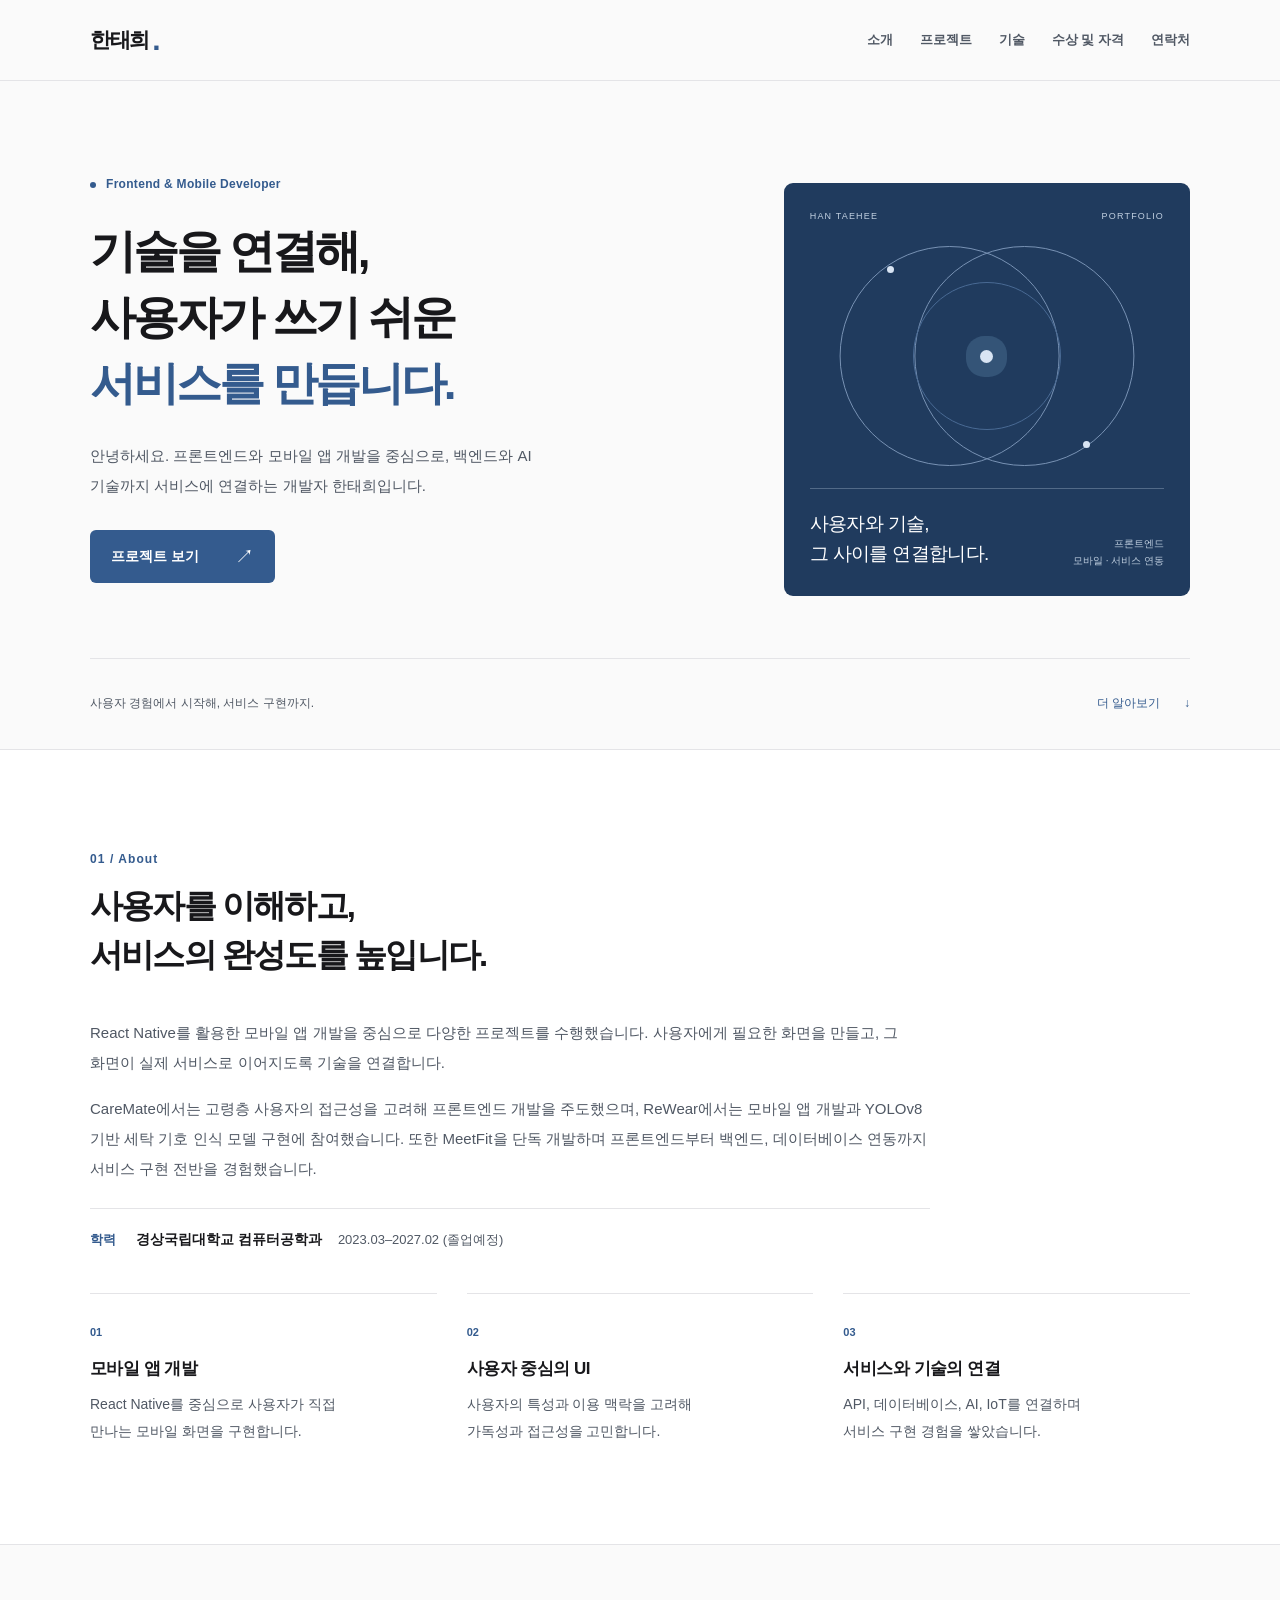
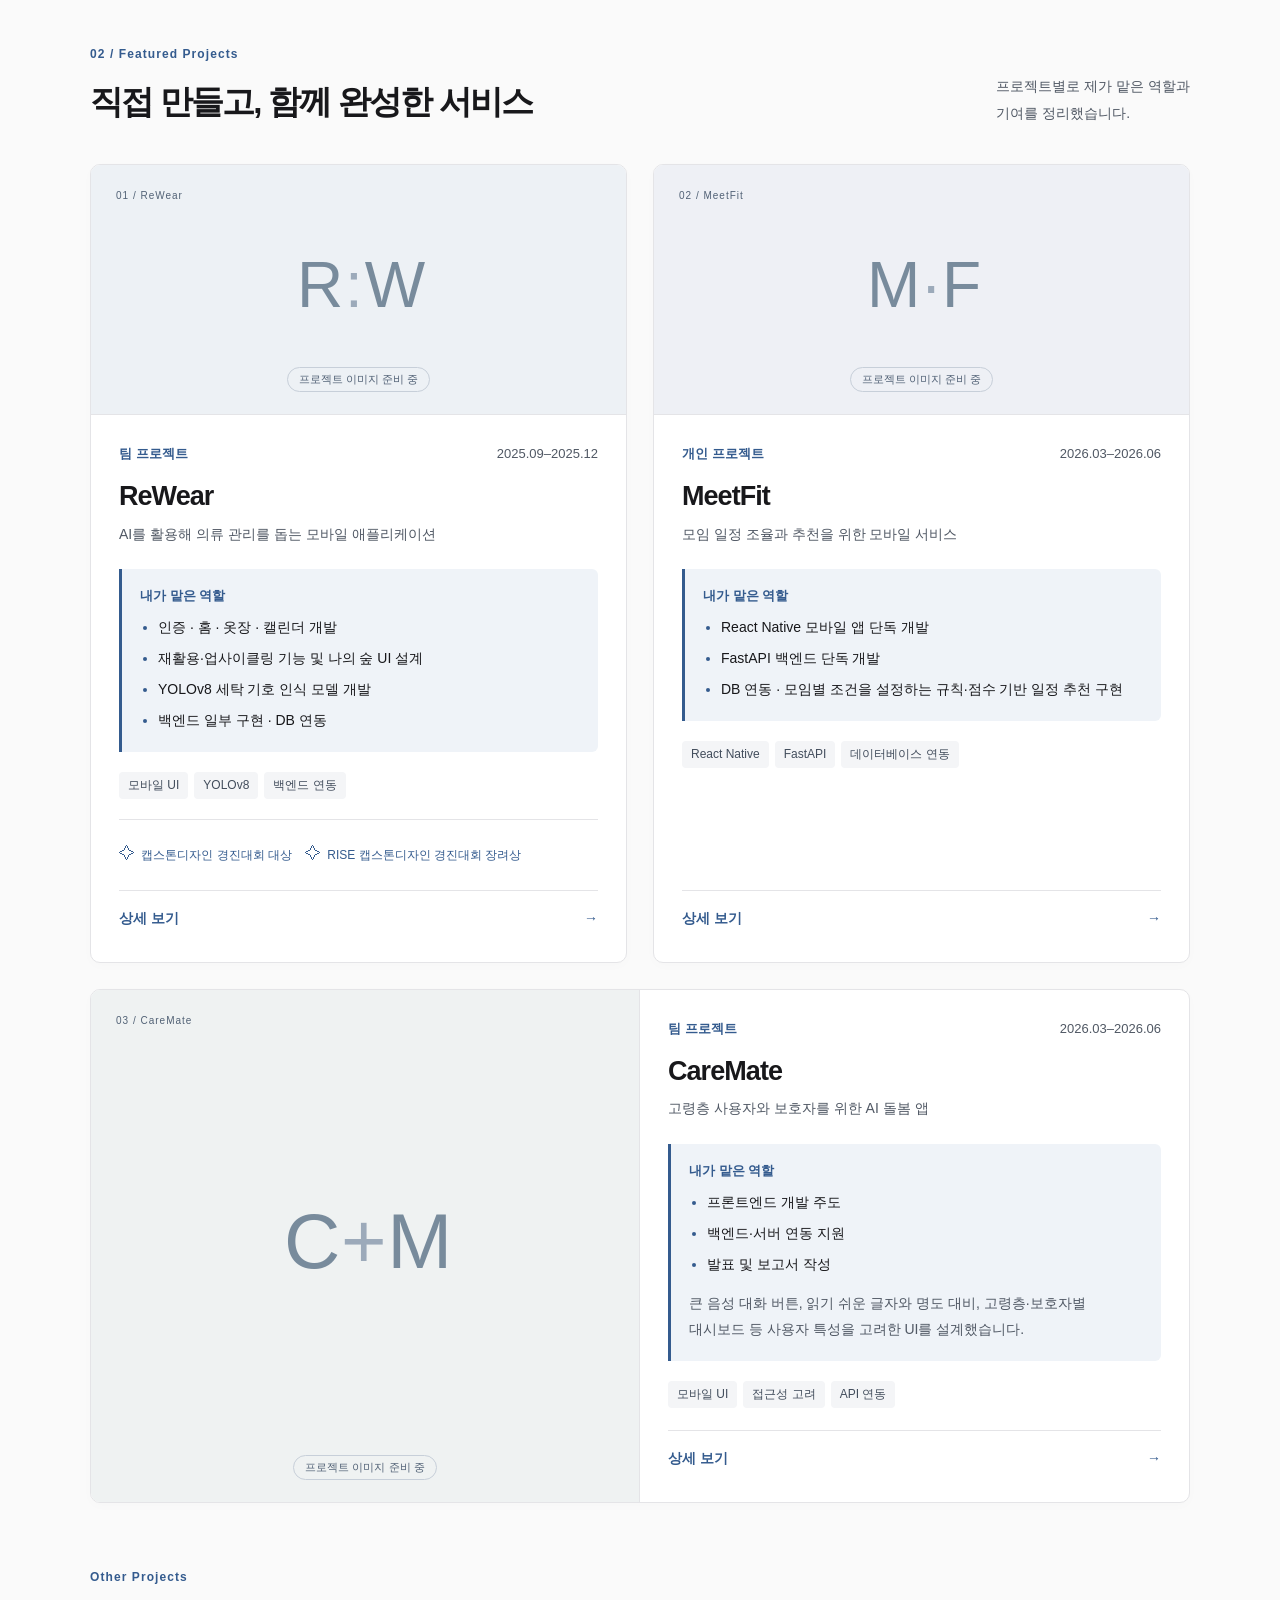
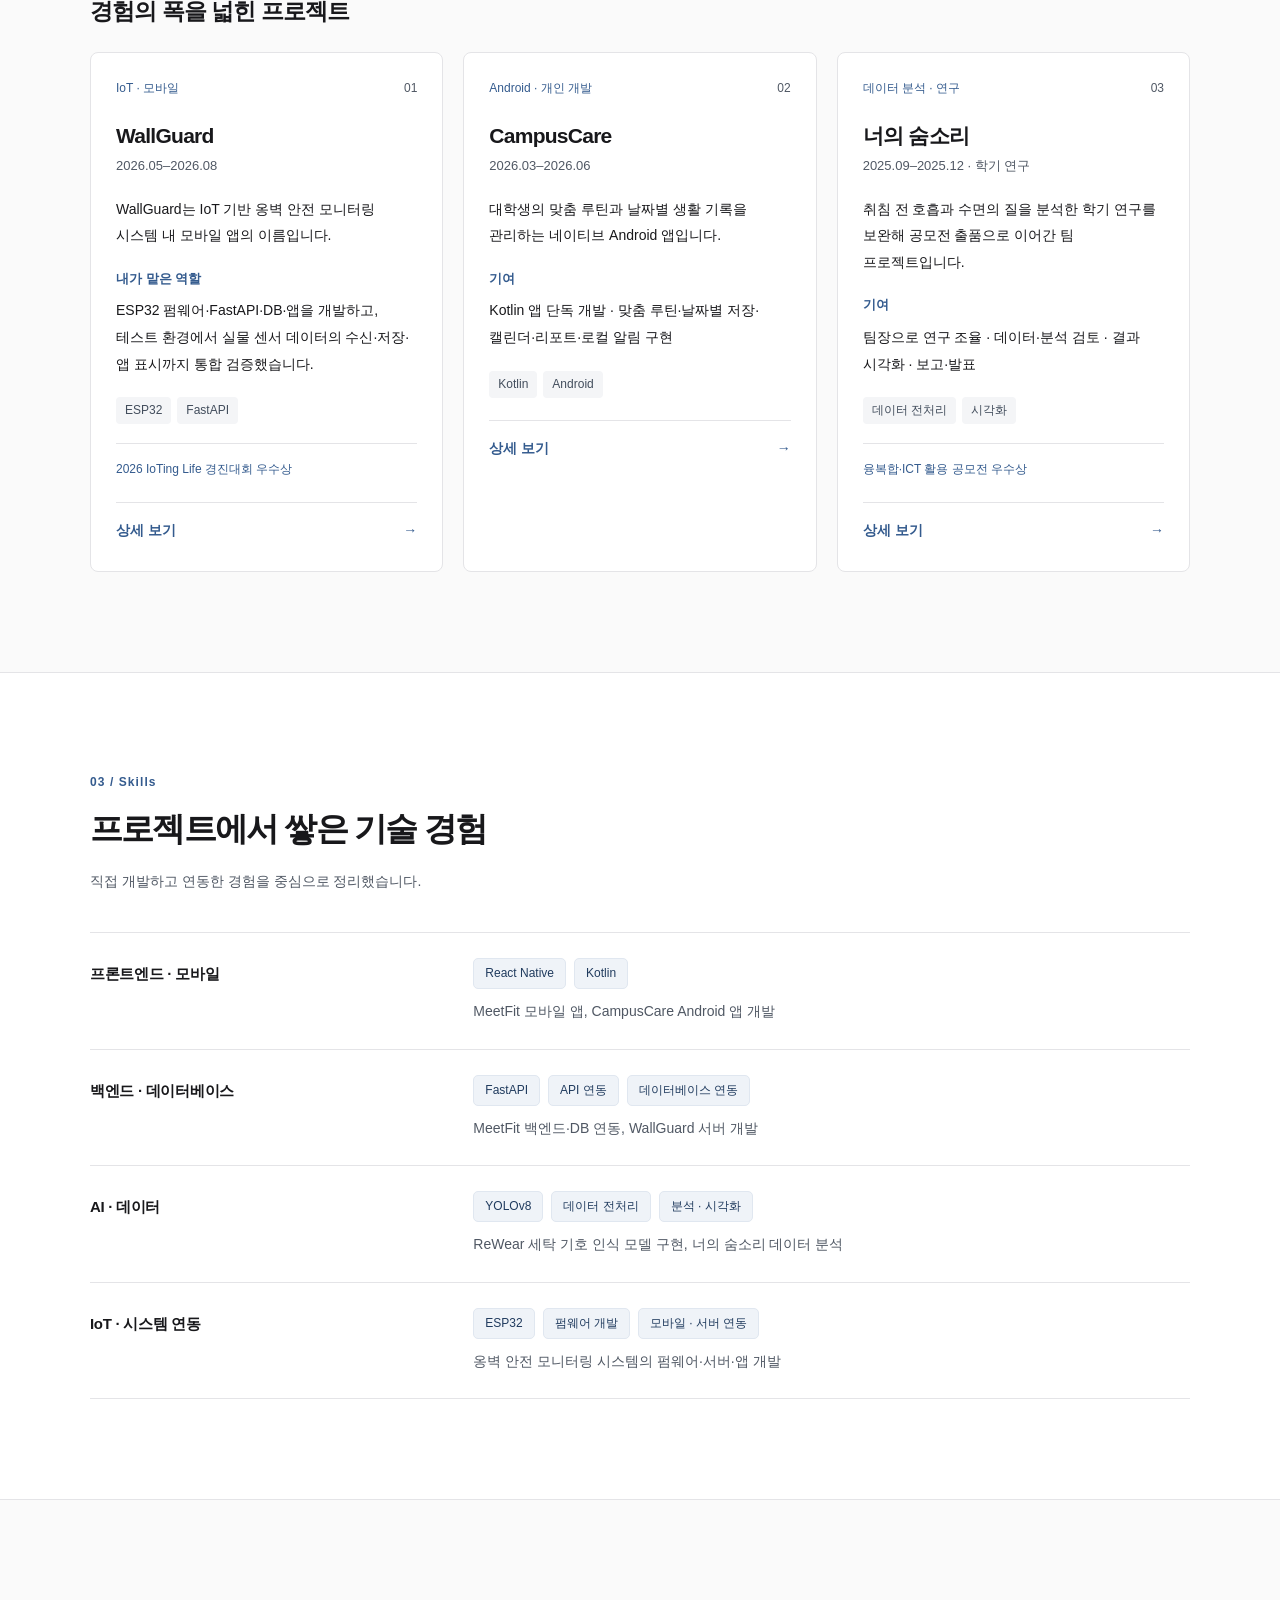
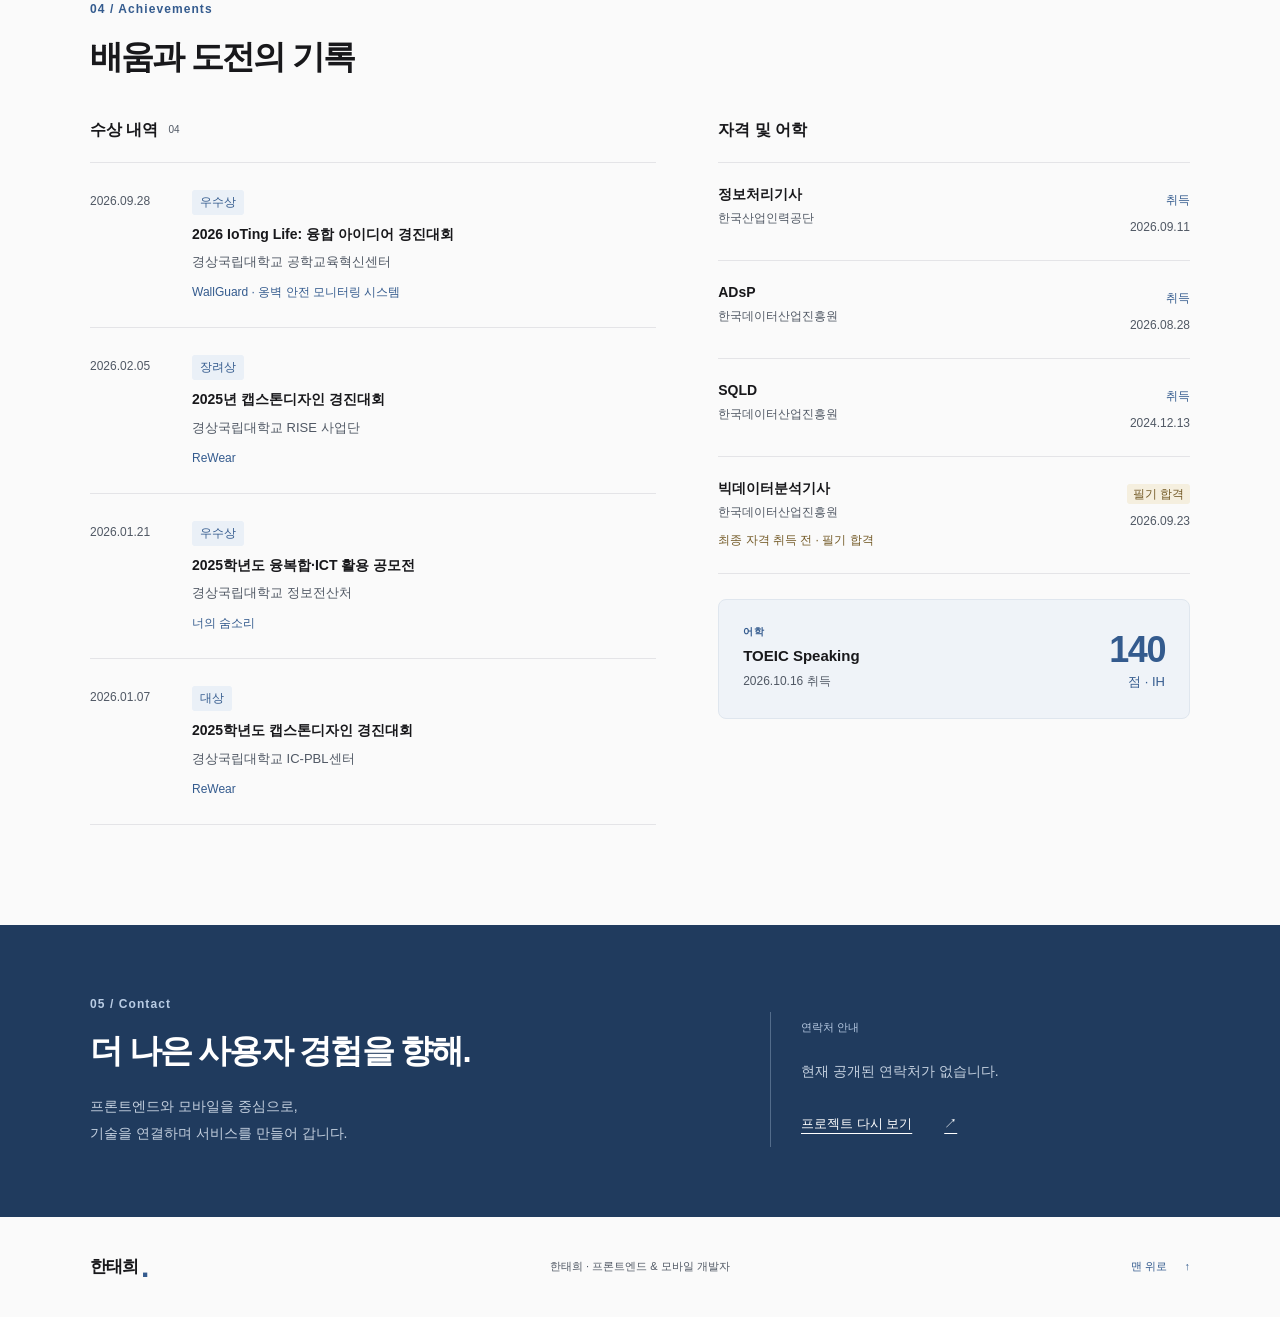
<file: index.html>
<!doctype html>
<html lang="ko">
<head>
  <meta charset="utf-8">
  <meta name="viewport" content="width=device-width, initial-scale=1">
  <meta name="theme-color" content="#fafafa">
  <meta name="description" content="프론트엔드와 모바일 앱을 중심으로 백엔드, AI, IoT를 서비스에 연결하는 개발자 한태희의 포트폴리오입니다.">
  <title>한태희 · 프론트엔드 & 모바일 개발자</title>
  <link rel="stylesheet" href="css/style.css">
  <script src="js/main.js" defer></script>
</head>
<body>
  <a class="skip-link" href="#main">본문으로 건너뛰기</a>
  <header class="site-header">
    <div class="container header-inner">
      <a class="wordmark" href="#home" aria-label="한태희, 첫 화면으로">한태희<span aria-hidden="true">.</span></a>
      <button class="menu-toggle" type="button" aria-controls="site-nav" aria-expanded="false" hidden>메뉴 열기 <span aria-hidden="true">＋</span></button>
      <nav class="site-nav" id="site-nav" aria-label="주요 메뉴">
        <a href="#about">소개</a>
        <a href="#projects">프로젝트</a>
        <a href="#skills">기술</a>
        <a href="#achievements">수상 및 자격</a>
        <a href="#contact">연락처</a>
      </nav>
    </div>
  </header>

  <main id="main" tabindex="-1">
    <section class="hero container" id="home" aria-labelledby="hero-title">
      <div class="hero-copy">
        <p class="eyebrow"><span class="small-dot" aria-hidden="true"></span> Frontend & Mobile Developer</p>
        <h1 id="hero-title">기술을 연결해,<br>사용자가 쓰기 쉬운<br><span>서비스를 만듭니다.</span></h1>
        <p class="hero-intro">안녕하세요. 프론트엔드와 모바일 앱 개발을 중심으로, 백엔드와 AI 기술까지 서비스에 연결하는 개발자 한태희입니다.</p>
        <a class="button" href="#projects">프로젝트 보기 <span aria-hidden="true">↗</span></a>
      </div>
      <div class="hero-art" aria-hidden="true">
        <div class="art-top"><span>HAN TAEHEE</span><span>PORTFOLIO</span></div>
        <div class="connection-art"><span class="orbit orbit-one"></span><span class="orbit orbit-two"></span><span class="orbit orbit-three"></span><span class="orbit-center"></span><span class="orbit-node node-one"></span><span class="orbit-node node-two"></span></div>
        <div class="art-bottom"><p>사용자와 기술,<br>그 사이를 연결합니다.</p><span>프론트엔드<br>모바일 · 서비스 연동</span></div>
      </div>
      <div class="hero-foot"><span>사용자 경험에서 시작해, 서비스 구현까지.</span><a href="#about">더 알아보기 <span aria-hidden="true">↓</span></a></div>
    </section>

    <section class="section section-white" id="about" aria-labelledby="about-title">
      <div class="container">
        <div class="section-heading"><p class="eyebrow">01 / About</p><h2 id="about-title">사용자를 이해하고,<br>서비스의 완성도를 높입니다.</h2></div>
        <div class="about-copy"><p>React Native를 활용한 모바일 앱 개발을 중심으로 다양한 프로젝트를 수행했습니다. 사용자에게 필요한 화면을 만들고, 그 화면이 실제 서비스로 이어지도록 기술을 연결합니다.</p><p>CareMate에서는 고령층 사용자의 접근성을 고려해 프론트엔드 개발을 주도했으며, ReWear에서는 모바일 앱 개발과 YOLOv8 기반 세탁 기호 인식 모델 구현에 참여했습니다. 또한 MeetFit을 단독 개발하며 프론트엔드부터 백엔드, 데이터베이스 연동까지 서비스 구현 전반을 경험했습니다.</p></div>
        <div class="education"><span class="education-label">학력</span><p><strong>경상국립대학교 컴퓨터공학과</strong><span>2023.03–2027.02 (졸업예정)</span></p></div>
        <div class="strength-grid">
          <article class="strength"><span class="strength-number" aria-hidden="true">01</span><h3>모바일 앱 개발</h3><p>React Native를 중심으로 사용자가 직접 만나는 모바일 화면을 구현합니다.</p></article>
          <article class="strength"><span class="strength-number" aria-hidden="true">02</span><h3>사용자 중심의 UI</h3><p>사용자의 특성과 이용 맥락을 고려해 가독성과 접근성을 고민합니다.</p></article>
          <article class="strength"><span class="strength-number" aria-hidden="true">03</span><h3>서비스와 기술의 연결</h3><p>API, 데이터베이스, AI, IoT를 연결하며 서비스 구현 경험을 쌓았습니다.</p></article>
        </div>
      </div>
    </section>

    <section class="section container" id="projects" aria-labelledby="projects-title">
      <div class="section-heading heading-row"><div><p class="eyebrow">02 / Featured Projects</p><h2 id="projects-title">직접 만들고, 함께 완성한 서비스</h2></div><p class="section-note">프로젝트별로 제가 맡은 역할과<br class="desktop-break"> 기여를 정리했습니다.</p></div>
      <div class="featured-grid">
        <article class="project-card">
          <div class="project-placeholder placeholder-rewear"><span class="placeholder-index" aria-hidden="true">01 / ReWear</span><span class="placeholder-mark" aria-hidden="true">R<span>:</span>W</span><span class="placeholder-caption">프로젝트 이미지 준비 중</span></div>
          <div class="project-body"><div class="project-meta"><span>팀 프로젝트</span><span>2025.09–2025.12</span></div><h3>ReWear</h3><p class="project-summary">AI를 활용해 의류 관리를 돕는 모바일 애플리케이션</p><div class="contribution"><h4>내가 맡은 역할</h4><ul><li>인증 · 홈 · 옷장 · 캘린더 개발</li><li>재활용·업사이클링 기능 및 나의 숲 UI 설계</li><li>YOLOv8 세탁 기호 인식 모델 개발</li><li>백엔드 일부 구현 · DB 연동</li></ul></div><ul class="tags" aria-label="활용 기술"><li>모바일 UI</li><li>YOLOv8</li><li>백엔드 연동</li></ul><ul class="award-badges" aria-label="수상 내역"><li><span aria-hidden="true">✧</span> 캡스톤디자인 경진대회 대상</li><li><span aria-hidden="true">✧</span> RISE 캡스톤디자인 경진대회 장려상</li></ul><a class="project-detail-link" href="projects/rewear.html" aria-label="ReWear 프로젝트 상세 보기">상세 보기 <span aria-hidden="true">→</span></a></div>
        </article>
        <article class="project-card">
          <div class="project-placeholder placeholder-meetfit"><span class="placeholder-index" aria-hidden="true">02 / MeetFit</span><span class="placeholder-mark" aria-hidden="true">M<span>·</span>F</span><span class="placeholder-caption">프로젝트 이미지 준비 중</span></div>
          <div class="project-body"><div class="project-meta"><span>개인 프로젝트</span><span>2026.03–2026.06</span></div><h3>MeetFit</h3><p class="project-summary">모임 일정 조율과 추천을 위한 모바일 서비스</p><div class="contribution"><h4>내가 맡은 역할</h4><ul><li>React Native 모바일 앱 단독 개발</li><li>FastAPI 백엔드 단독 개발</li><li>DB 연동 · 모임별 조건을 설정하는 규칙·점수 기반 일정 추천 구현</li></ul></div><ul class="tags" aria-label="활용 기술"><li>React Native</li><li>FastAPI</li><li>데이터베이스 연동</li></ul><a class="project-detail-link" href="projects/meetfit.html" aria-label="MeetFit 프로젝트 상세 보기">상세 보기 <span aria-hidden="true">→</span></a></div>
        </article>
        <article class="project-card project-wide">
          <div class="project-placeholder placeholder-caremate"><span class="placeholder-index" aria-hidden="true">03 / CareMate</span><span class="placeholder-mark" aria-hidden="true">C<span>+</span>M</span><span class="placeholder-caption">프로젝트 이미지 준비 중</span></div>
          <div class="project-body"><div class="project-meta"><span>팀 프로젝트</span><span>2026.03–2026.06</span></div><h3>CareMate</h3><p class="project-summary">고령층 사용자와 보호자를 위한 AI 돌봄 앱</p><div class="contribution"><h4>내가 맡은 역할</h4><ul><li>프론트엔드 개발 주도</li><li>백엔드·서버 연동 지원</li><li>발표 및 보고서 작성</li></ul><p class="contribution-detail">큰 음성 대화 버튼, 읽기 쉬운 글자와 명도 대비, 고령층·보호자별 대시보드 등 사용자 특성을 고려한 UI를 설계했습니다.</p></div><ul class="tags" aria-label="주요 경험"><li>모바일 UI</li><li>접근성 고려</li><li>API 연동</li></ul><a class="project-detail-link" href="projects/caremate.html" aria-label="CareMate 프로젝트 상세 보기">상세 보기 <span aria-hidden="true">→</span></a></div>
        </article>
      </div>

      <section class="other-projects" aria-labelledby="other-title"><div class="subsection-heading"><p class="eyebrow">Other Projects</p><h3 id="other-title">경험의 폭을 넓힌 프로젝트</h3></div><div class="other-grid">
        <article class="other-card"><div class="other-top"><span class="project-kind">IoT · 모바일</span><span aria-hidden="true">01</span></div><h4>WallGuard</h4><p class="other-period">2026.05–2026.08</p><p>WallGuard는 IoT 기반 옹벽 안전 모니터링 시스템 내 모바일 앱의 이름입니다.</p><p class="other-role"><strong>내가 맡은 역할</strong> ESP32 펌웨어·FastAPI·DB·앱을 개발하고, 테스트 환경에서 실물 센서 데이터의 수신·저장·앱 표시까지 통합 검증했습니다.</p><ul class="tags" aria-label="활용 기술"><li>ESP32</li><li>FastAPI</li></ul><p class="other-award">2026 IoTing Life 경진대회 우수상</p><a class="project-detail-link" href="projects/wallguard.html" aria-label="WallGuard 프로젝트 상세 보기">상세 보기 <span aria-hidden="true">→</span></a></article>
        <article class="other-card"><div class="other-top"><span class="project-kind">Android · 개인 개발</span><span aria-hidden="true">02</span></div><h4>CampusCare</h4><p class="other-period">2026.03–2026.06</p><p>대학생의 맞춤 루틴과 날짜별 생활 기록을 관리하는 네이티브 Android 앱입니다.</p><p class="other-role"><strong>기여</strong> Kotlin 앱 단독 개발 · 맞춤 루틴·날짜별 저장·캘린더·리포트·로컬 알림 구현</p><ul class="tags" aria-label="활용 기술"><li>Kotlin</li><li>Android</li></ul><a class="project-detail-link" href="projects/campuscare.html" aria-label="CampusCare 프로젝트 상세 보기">상세 보기 <span aria-hidden="true">→</span></a></article>
        <article class="other-card"><div class="other-top"><span class="project-kind">데이터 분석 · 연구</span><span aria-hidden="true">03</span></div><h4>너의 숨소리</h4><p class="other-period">2025.09–2025.12 · 학기 연구</p><p>취침 전 호흡과 수면의 질을 분석한 학기 연구를 보완해 공모전 출품으로 이어간 팀 프로젝트입니다.</p><p class="other-role"><strong>기여</strong> 팀장으로 연구 조율 · 데이터·분석 검토 · 결과 시각화 · 보고·발표</p><ul class="tags" aria-label="주요 경험"><li>데이터 전처리</li><li>시각화</li></ul><p class="other-award">융복합·ICT 활용 공모전 우수상</p><a class="project-detail-link" href="projects/yourbreath.html" aria-label="너의 숨소리 프로젝트 상세 보기">상세 보기 <span aria-hidden="true">→</span></a></article>
      </div></section>
    </section>

    <section class="section section-white" id="skills" aria-labelledby="skills-title"><div class="container">
      <div class="section-heading"><p class="eyebrow">03 / Skills</p><h2 id="skills-title">프로젝트에서 쌓은 기술 경험</h2><p class="section-description">직접 개발하고 연동한 경험을 중심으로 정리했습니다.</p></div>
      <div class="skills-list">
        <div class="skill-row"><h3>프론트엔드 · 모바일</h3><div><ul class="skill-tags"><li>React Native</li><li>Kotlin</li></ul><p>MeetFit 모바일 앱, CampusCare Android 앱 개발</p></div></div>
        <div class="skill-row"><h3>백엔드 · 데이터베이스</h3><div><ul class="skill-tags"><li>FastAPI</li><li>API 연동</li><li>데이터베이스 연동</li></ul><p>MeetFit 백엔드·DB 연동, WallGuard 서버 개발</p></div></div>
        <div class="skill-row"><h3>AI · 데이터</h3><div><ul class="skill-tags"><li>YOLOv8</li><li>데이터 전처리</li><li>분석 · 시각화</li></ul><p>ReWear 세탁 기호 인식 모델 구현, 너의 숨소리 데이터 분석</p></div></div>
        <div class="skill-row"><h3>IoT · 시스템 연동</h3><div><ul class="skill-tags"><li>ESP32</li><li>펌웨어 개발</li><li>모바일 · 서버 연동</li></ul><p>옹벽 안전 모니터링 시스템의 펌웨어·서버·앱 개발</p></div></div>
      </div>
    </div></section>

    <section class="section container" id="achievements" aria-labelledby="achievements-title">
      <div class="section-heading"><p class="eyebrow">04 / Achievements</p><h2 id="achievements-title">배움과 도전의 기록</h2></div>
      <div class="achievements-layout"><div class="awards-column"><h3 class="column-title">수상 내역 <span>04</span></h3><ol class="award-list">
        <li><time datetime="2026-09-28">2026.09.28</time><div><span class="prize">우수상</span><h4>2026 IoTing Life: 융합 아이디어 경진대회</h4><p>경상국립대학교 공학교육혁신센터</p><span class="award-project">WallGuard · 옹벽 안전 모니터링 시스템</span></div></li>
        <li><time datetime="2026-02-05">2026.02.05</time><div><span class="prize">장려상</span><h4>2025년 캡스톤디자인 경진대회</h4><p>경상국립대학교 RISE 사업단</p><span class="award-project">ReWear</span></div></li>
        <li><time datetime="2026-01-21">2026.01.21</time><div><span class="prize">우수상</span><h4>2025학년도 융복합·ICT 활용 공모전</h4><p>경상국립대학교 정보전산처</p><span class="award-project">너의 숨소리</span></div></li>
        <li><time datetime="2026-01-07">2026.01.07</time><div><span class="prize">대상</span><h4>2025학년도 캡스톤디자인 경진대회</h4><p>경상국립대학교 IC-PBL센터</p><span class="award-project">ReWear</span></div></li>
      </ol></div>
      <div class="credentials-column"><h3 class="column-title">자격 및 어학</h3><ul class="credential-list">
        <li><div><h4>정보처리기사</h4><p>한국산업인력공단</p></div><div class="credential-status"><span>취득</span><time datetime="2026-09-11">2026.09.11</time></div></li>
        <li><div><h4>ADsP</h4><p>한국데이터산업진흥원</p></div><div class="credential-status"><span>취득</span><time datetime="2026-08-28">2026.08.28</time></div></li>
        <li><div><h4>SQLD</h4><p>한국데이터산업진흥원</p></div><div class="credential-status"><span>취득</span><time datetime="2024-12-13">2024.12.13</time></div></li>
        <li><div><h4>빅데이터분석기사</h4><p>한국데이터산업진흥원</p><p class="exam-note">최종 자격 취득 전 · 필기 합격</p></div><div class="credential-status"><span class="exam-status">필기 합격</span><time datetime="2026-09-23">2026.09.23</time></div></li>
      </ul><div class="language-card"><div><p class="eyebrow">어학</p><h4>TOEIC Speaking</h4><time datetime="2026-10-16">2026.10.16 취득</time></div><p class="language-score">140<span>점 · IH</span></p></div></div></div>
    </section>

    <section class="contact-section" id="contact" aria-labelledby="contact-title"><div class="container contact-inner"><div><p class="eyebrow">05 / Contact</p><h2 id="contact-title">더 나은 사용자 경험을 향해.</h2><p>프론트엔드와 모바일을 중심으로,<br>기술을 연결하며 서비스를 만들어 갑니다.</p></div><div class="contact-note"><span class="contact-note-label">연락처 안내</span><p>현재 공개된 연락처가 없습니다.</p><a href="#projects">프로젝트 다시 보기 <span aria-hidden="true">↗</span></a></div></div></section>
  </main>
  <footer class="site-footer container"><a class="wordmark" href="#home" aria-label="한태희, 첫 화면으로">한태희<span aria-hidden="true">.</span></a><p>한태희 · 프론트엔드 & 모바일 개발자</p><a class="back-top" href="#home">맨 위로 <span aria-hidden="true">↑</span></a></footer>
</body>
</html>
</file>
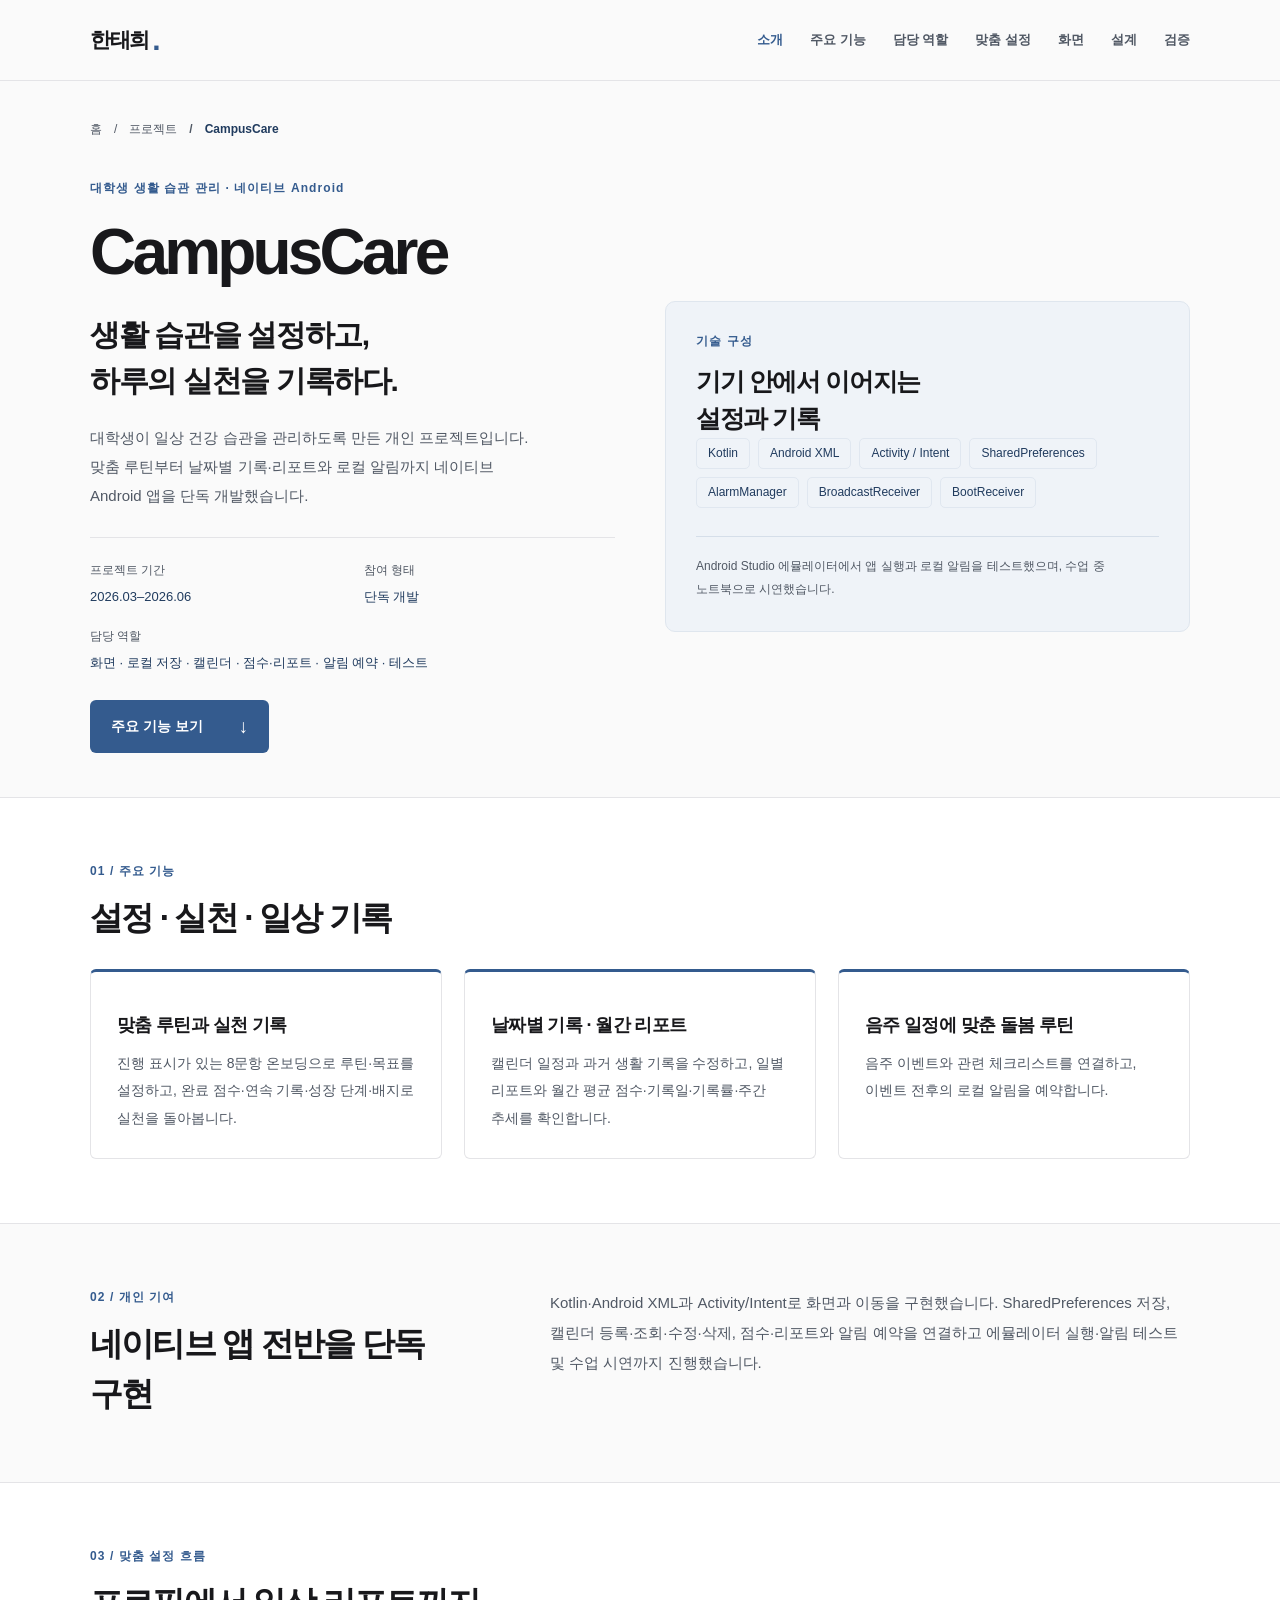
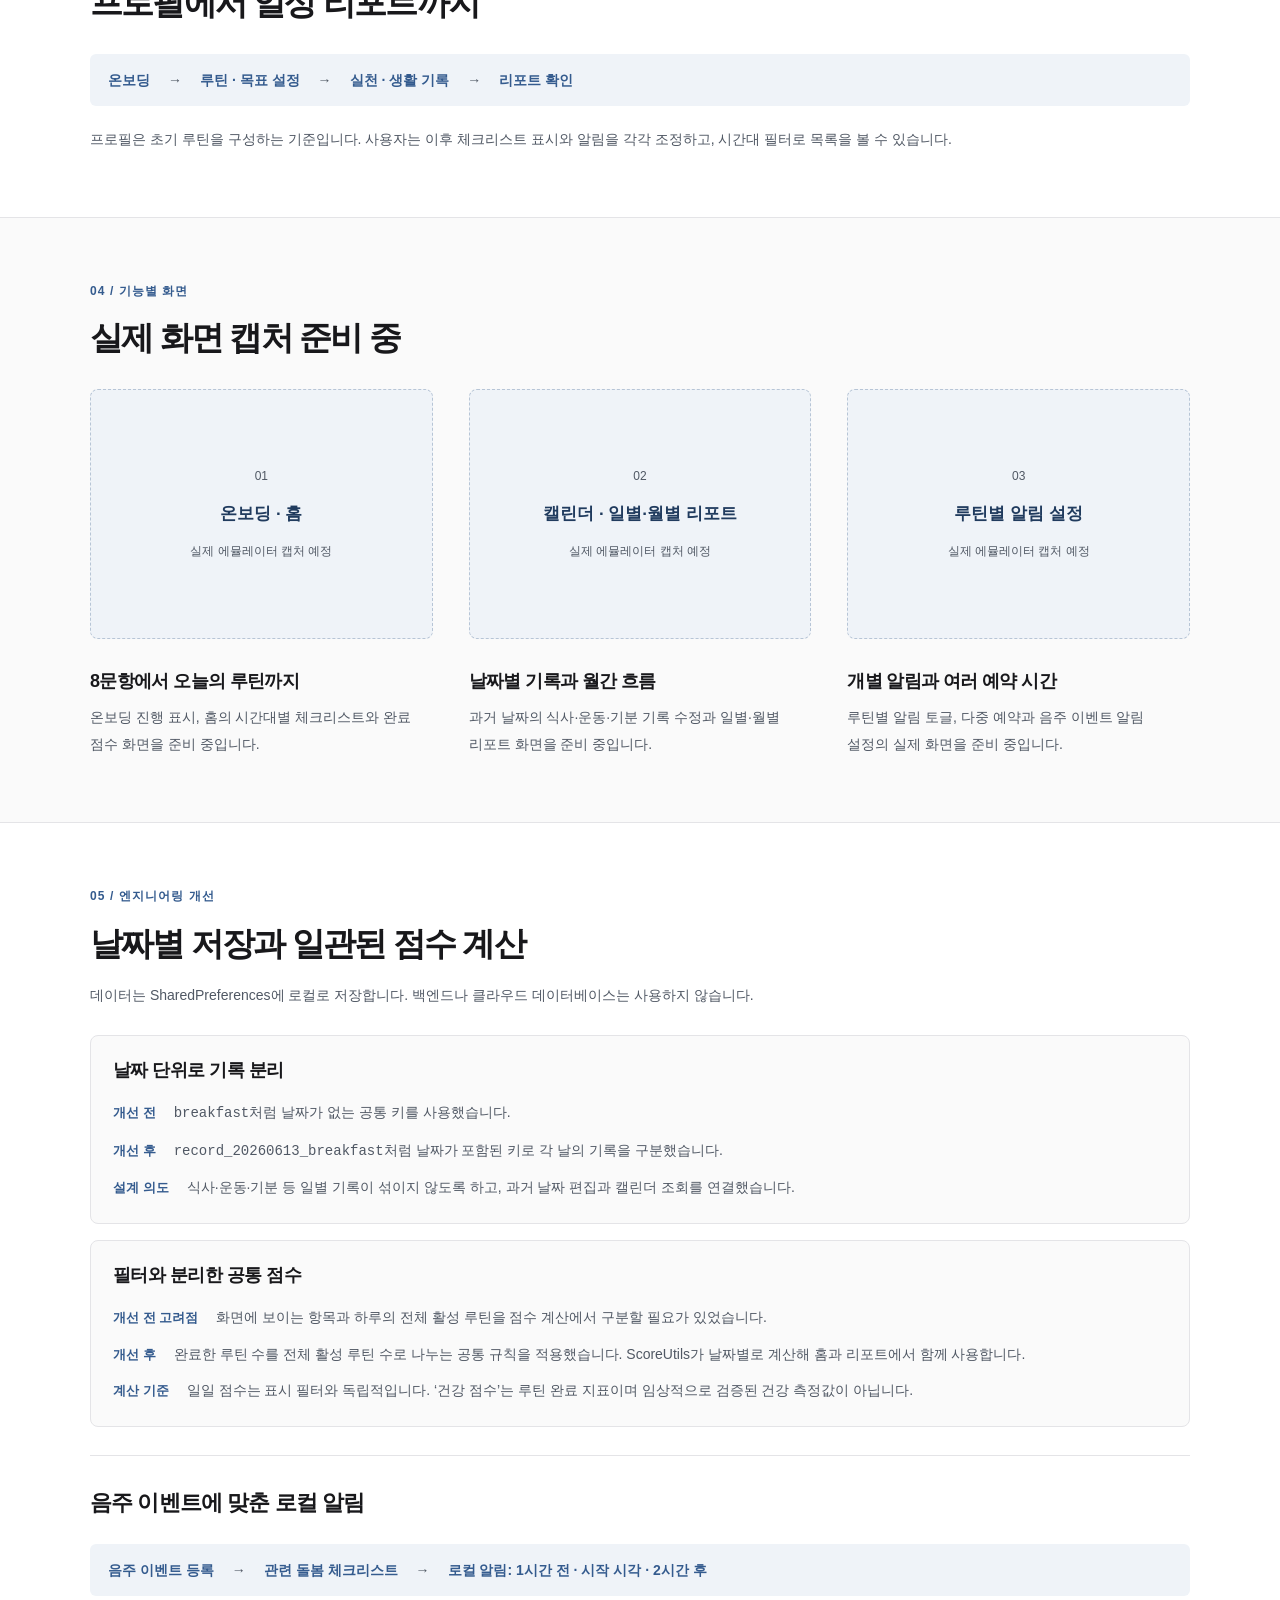
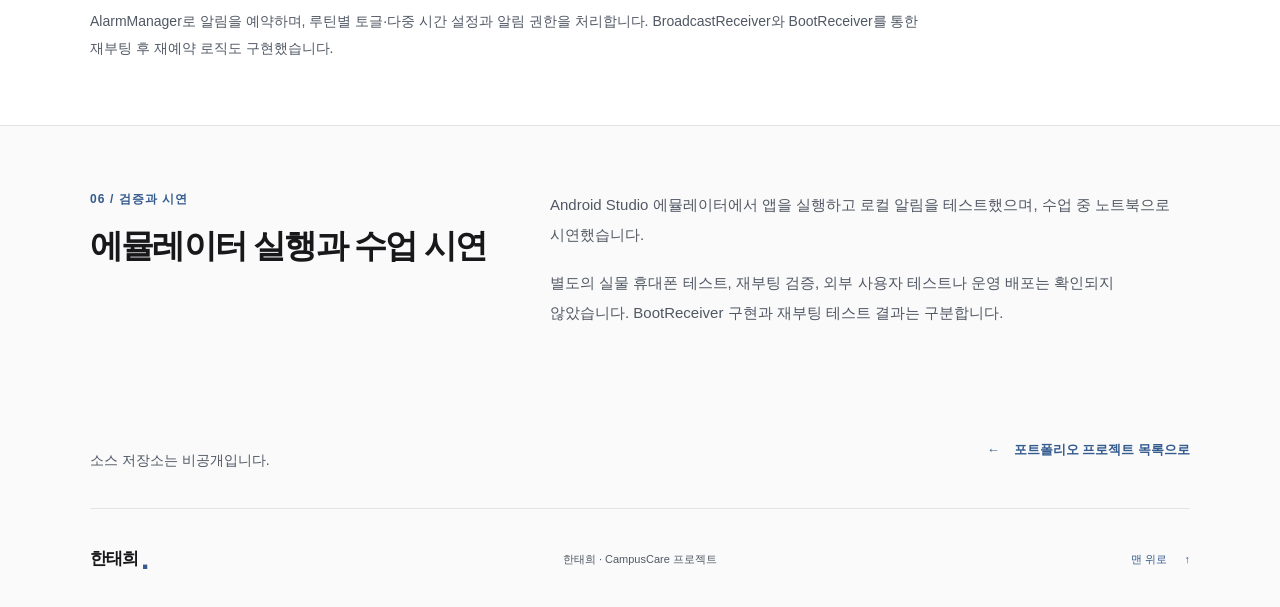
<file: projects/campuscare.html>
<!doctype html>
<html lang="ko">
<head>
  <meta charset="utf-8">
  <meta name="viewport" content="width=device-width, initial-scale=1">
  <meta name="theme-color" content="#fafafa">
  <meta name="description" content="대학생의 생활 습관 관리를 위한 개인 네이티브 Android 프로젝트 CampusCare. 날짜별 기록, 공통 점수 계산, 맥락별 로컬 알림과 에뮬레이터 검증을 소개합니다.">
  <title>CampusCare · 한태희 포트폴리오</title>
  <link rel="stylesheet" href="../css/style.css">
  <script src="../js/main.js" defer></script>
</head>
<body class="campuscare-page">
  <a class="skip-link" href="#main">본문으로 건너뛰기</a>
  <header class="site-header"><div class="container header-inner">
    <a class="wordmark" href="../index.html" aria-label="한태희 포트폴리오 홈으로">한태희<span aria-hidden="true">.</span></a>
    <button class="menu-toggle" type="button" aria-controls="site-nav" aria-expanded="false" hidden>메뉴 열기 <span aria-hidden="true">＋</span></button>
    <nav class="site-nav" id="site-nav" aria-label="CampusCare 페이지 메뉴"><a href="#overview">소개</a><a href="#features">주요 기능</a><a href="#contributions">담당 역할</a><a href="#personalization">맞춤 설정</a><a href="#gallery">화면</a><a href="#engineering">설계</a><a href="#verification">검증</a></nav>
  </div></header>

  <main id="main" tabindex="-1">
    <div class="container"><nav class="breadcrumb" aria-label="현재 위치"><ol><li><a href="../index.html">홈</a></li><li><a href="../index.html#projects">프로젝트</a></li><li aria-current="page">CampusCare</li></ol></nav></div>

    <section class="detail-hero container" id="overview" aria-labelledby="project-title">
      <div class="detail-hero-copy"><p class="eyebrow">대학생 생활 습관 관리 · 네이티브 Android</p><h1 id="project-title">CampusCare</h1><p class="detail-tagline">생활 습관을 설정하고,<br>하루의 실천을 기록하다.</p><p class="detail-intro">대학생이 일상 건강 습관을 관리하도록 만든 개인 프로젝트입니다. 맞춤 루틴부터 날짜별 기록·리포트와 로컬 알림까지 네이티브 Android 앱을 단독 개발했습니다.</p><dl class="detail-facts"><div><dt>프로젝트 기간</dt><dd>2026.03–2026.06</dd></div><div><dt>참여 형태</dt><dd>단독 개발</dd></div><div class="fact-role"><dt>담당 역할</dt><dd>화면 · 로컬 저장 · 캘린더 · 점수·리포트 · 알림 예약 · 테스트</dd></div></dl><div class="detail-actions"><a class="button" href="#features">주요 기능 보기 <span aria-hidden="true">↓</span></a></div></div>
      <aside class="detail-summary" aria-labelledby="stack-title"><p class="eyebrow">기술 구성</p><h2 id="stack-title">기기 안에서 이어지는<br>설정과 기록</h2><ul class="skill-tags"><li>Kotlin</li><li>Android XML</li><li>Activity / Intent</li><li>SharedPreferences</li><li>AlarmManager</li><li>BroadcastReceiver</li><li>BootReceiver</li></ul><p class="summary-note">Android Studio 에뮬레이터에서 앱 실행과 로컬 알림을 테스트했으며, 수업 중 노트북으로 시연했습니다.</p></aside>
    </section>

    <section class="section section-white" id="features" aria-labelledby="features-title"><div class="container"><div class="section-heading"><p class="eyebrow">01 / 주요 기능</p><h2 id="features-title">설정 · 실천 · 일상 기록</h2></div><div class="contribution-grid">
      <article><h3>맞춤 루틴과 실천 기록</h3><p>진행 표시가 있는 8문항 온보딩으로 루틴·목표를 설정하고, 완료 점수·연속 기록·성장 단계·배지로 실천을 돌아봅니다.</p></article>
      <article><h3>날짜별 기록 · 월간 리포트</h3><p>캘린더 일정과 과거 생활 기록을 수정하고, 일별 리포트와 월간 평균 점수·기록일·기록률·주간 추세를 확인합니다.</p></article>
      <article><h3>음주 일정에 맞춘 돌봄 루틴</h3><p>음주 이벤트와 관련 체크리스트를 연결하고, 이벤트 전후의 로컬 알림을 예약합니다.</p></article>
    </div></div></section>

    <section class="section container detail-split" id="contributions" aria-labelledby="contributions-title"><div class="section-heading"><p class="eyebrow">02 / 개인 기여</p><h2 id="contributions-title">네이티브 앱 전반을 단독 구현</h2></div><div class="detail-prose"><p>Kotlin·Android XML과 Activity/Intent로 화면과 이동을 구현했습니다. SharedPreferences 저장, 캘린더 등록·조회·수정·삭제, 점수·리포트와 알림 예약을 연결하고 에뮬레이터 실행·알림 테스트 및 수업 시연까지 진행했습니다.</p></div></section>

    <section class="section section-white" id="personalization" aria-labelledby="personalization-title"><div class="container"><div class="section-heading"><p class="eyebrow">03 / 맞춤 설정 흐름</p><h2 id="personalization-title">프로필에서 일상 리포트까지</h2></div><ol class="recommendation-flow" aria-label="CampusCare 맞춤 설정과 기록 흐름"><li>온보딩 <span aria-hidden="true">→</span></li><li>루틴 · 목표 설정 <span aria-hidden="true">→</span></li><li>실천 · 생활 기록 <span aria-hidden="true">→</span></li><li>리포트 확인</li></ol><p class="verification-context">프로필은 초기 루틴을 구성하는 기준입니다. 사용자는 이후 체크리스트 표시와 알림을 각각 조정하고, 시간대 필터로 목록을 볼 수 있습니다.</p></div></section>

    <section class="section container" id="gallery" aria-labelledby="gallery-title"><div class="section-heading"><p class="eyebrow">04 / 기능별 화면</p><h2 id="gallery-title">실제 화면 캡처 준비 중</h2></div><div class="screen-gallery">
      <figure><div class="capture-placeholder"><span aria-hidden="true">01</span><p>온보딩 · 홈</p><span>실제 에뮬레이터 캡처 예정</span></div><figcaption><h3>8문항에서 오늘의 루틴까지</h3><p>온보딩 진행 표시, 홈의 시간대별 체크리스트와 완료 점수 화면을 준비 중입니다.</p></figcaption></figure>
      <figure><div class="capture-placeholder"><span aria-hidden="true">02</span><p>캘린더 · 일별·월별 리포트</p><span>실제 에뮬레이터 캡처 예정</span></div><figcaption><h3>날짜별 기록과 월간 흐름</h3><p>과거 날짜의 식사·운동·기분 기록 수정과 일별·월별 리포트 화면을 준비 중입니다.</p></figcaption></figure>
      <figure><div class="capture-placeholder"><span aria-hidden="true">03</span><p>루틴별 알림 설정</p><span>실제 에뮬레이터 캡처 예정</span></div><figcaption><h3>개별 알림과 여러 예약 시간</h3><p>루틴별 알림 토글, 다중 예약과 음주 이벤트 알림 설정의 실제 화면을 준비 중입니다.</p></figcaption></figure>
    </div></section>

    <section class="section section-white" id="engineering" aria-labelledby="engineering-title"><div class="container"><div class="section-heading"><p class="eyebrow">05 / 엔지니어링 개선</p><h2 id="engineering-title">날짜별 저장과 일관된 점수 계산</h2><p class="section-description">데이터는 SharedPreferences에 로컬로 저장합니다. 백엔드나 클라우드 데이터베이스는 사용하지 않습니다.</p></div><div class="case-list">
      <article><h3>날짜 단위로 기록 분리</h3><dl><div><dt>개선 전</dt><dd><code>breakfast</code>처럼 날짜가 없는 공통 키를 사용했습니다.</dd></div><div><dt>개선 후</dt><dd><code>record_20260613_breakfast</code>처럼 날짜가 포함된 키로 각 날의 기록을 구분했습니다.</dd></div><div><dt>설계 의도</dt><dd>식사·운동·기분 등 일별 기록이 섞이지 않도록 하고, 과거 날짜 편집과 캘린더 조회를 연결했습니다.</dd></div></dl></article>
      <article><h3>필터와 분리한 공통 점수</h3><dl><div><dt>개선 전 고려점</dt><dd>화면에 보이는 항목과 하루의 전체 활성 루틴을 점수 계산에서 구분할 필요가 있었습니다.</dd></div><div><dt>개선 후</dt><dd>완료한 루틴 수를 전체 활성 루틴 수로 나누는 공통 규칙을 적용했습니다. ScoreUtils가 날짜별로 계산해 홈과 리포트에서 함께 사용합니다.</dd></div><div><dt>계산 기준</dt><dd>일일 점수는 표시 필터와 독립적입니다. ‘건강 점수’는 루틴 완료 지표이며 임상적으로 검증된 건강 측정값이 아닙니다.</dd></div></dl></article>
    </div><section class="detail-subsection" aria-labelledby="notifications-title"><div class="subsection-heading"><h3 id="notifications-title">음주 이벤트에 맞춘 로컬 알림</h3></div><ol class="recommendation-flow" aria-label="음주 이벤트 돌봄 루틴과 알림 흐름"><li>음주 이벤트 등록 <span aria-hidden="true">→</span></li><li>관련 돌봄 체크리스트 <span aria-hidden="true">→</span></li><li>로컬 알림: 1시간 전 · 시작 시각 · 2시간 후</li></ol><p>AlarmManager로 알림을 예약하며, 루틴별 토글·다중 시간 설정과 알림 권한을 처리합니다. BroadcastReceiver와 BootReceiver를 통한 재부팅 후 재예약 로직도 구현했습니다.</p></section></div></section>

    <section class="section container detail-split" id="verification" aria-labelledby="verification-title"><div class="section-heading"><p class="eyebrow">06 / 검증과 시연</p><h2 id="verification-title">에뮬레이터 실행과 수업 시연</h2></div><div class="detail-prose"><p>Android Studio 에뮬레이터에서 앱을 실행하고 로컬 알림을 테스트했으며, 수업 중 노트북으로 시연했습니다.</p><p>별도의 실물 휴대폰 테스트, 재부팅 검증, 외부 사용자 테스트나 운영 배포는 확인되지 않았습니다. BootReceiver 구현과 재부팅 테스트 결과는 구분합니다.</p></div></section>

    <div class="container detail-closing"><p>소스 저장소는 비공개입니다.</p><a class="detail-back-link" href="../index.html#projects"><span aria-hidden="true">←</span> 포트폴리오 프로젝트 목록으로</a></div>
  </main>
  <footer class="site-footer container"><a class="wordmark" href="../index.html" aria-label="한태희 포트폴리오 홈으로">한태희<span aria-hidden="true">.</span></a><p>한태희 · CampusCare 프로젝트</p><a class="back-top" href="#main">맨 위로 <span aria-hidden="true">↑</span></a></footer>
</body>
</html>
</file>
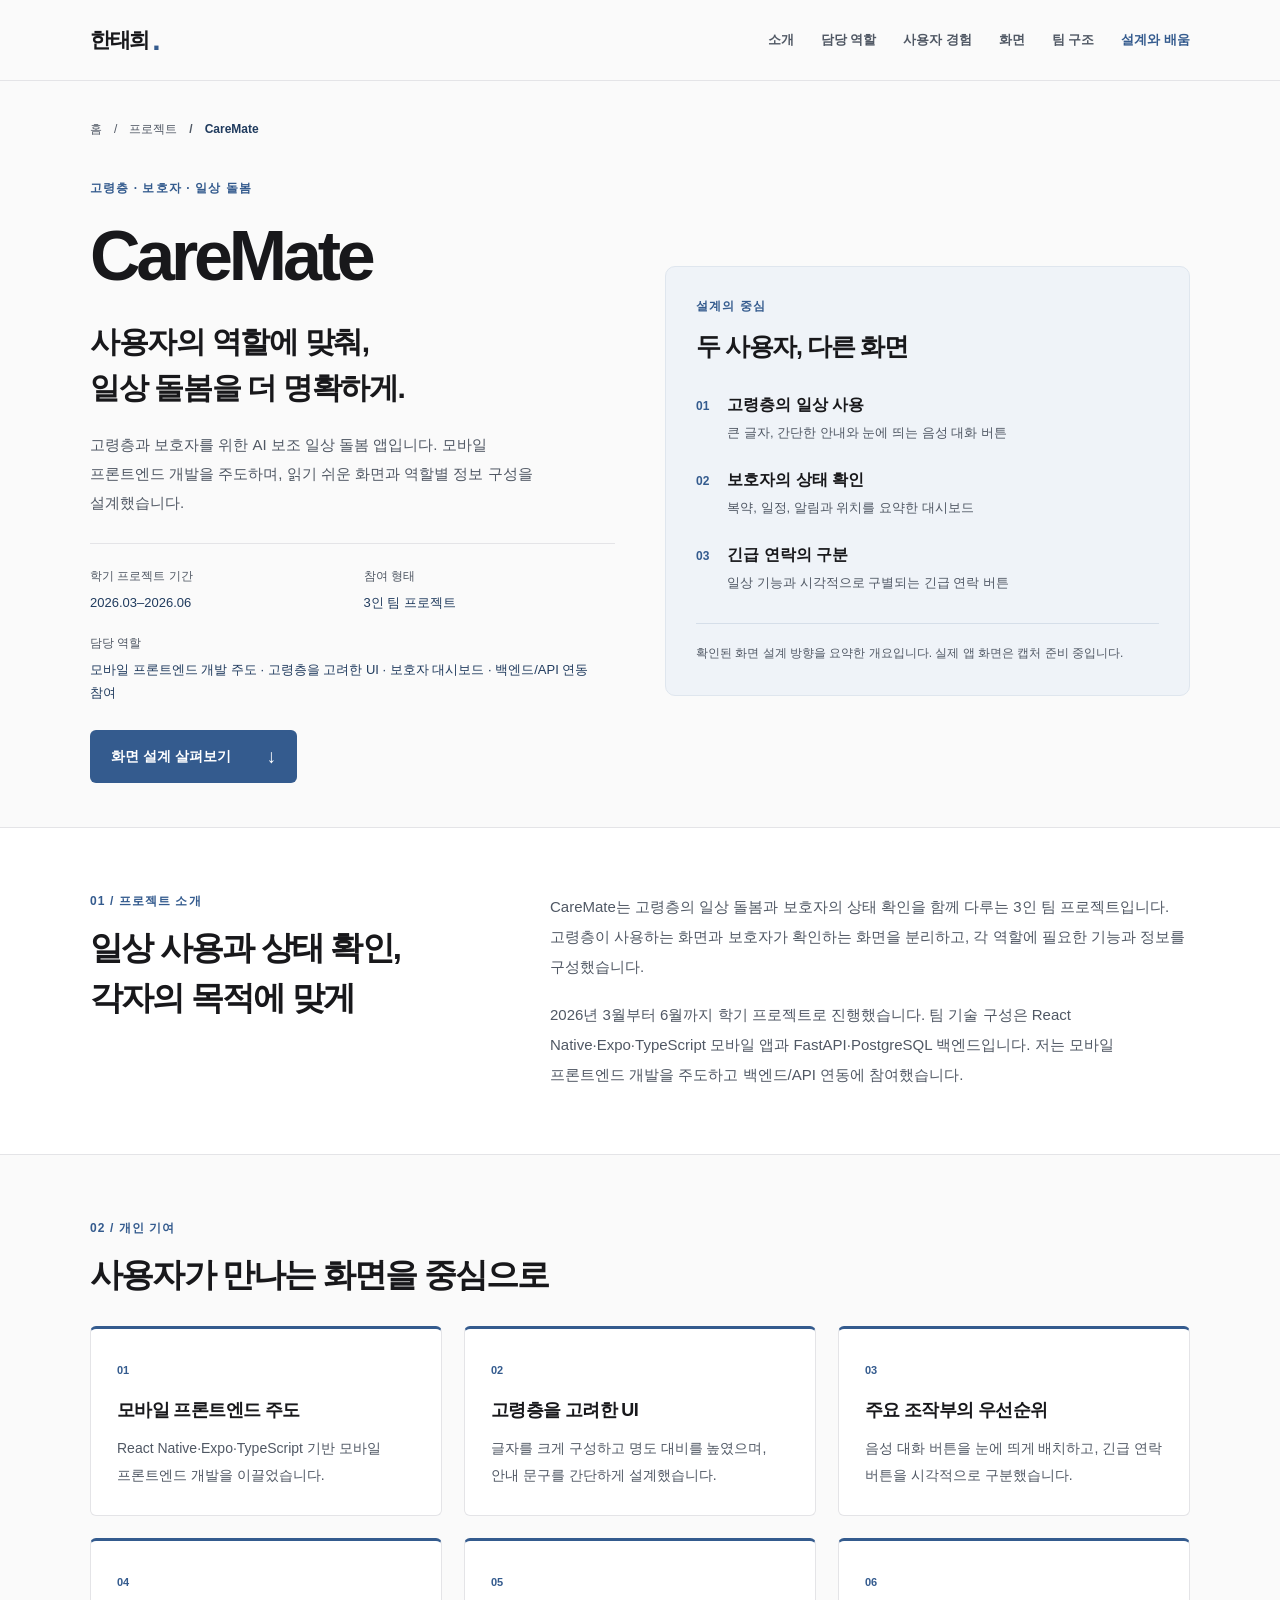
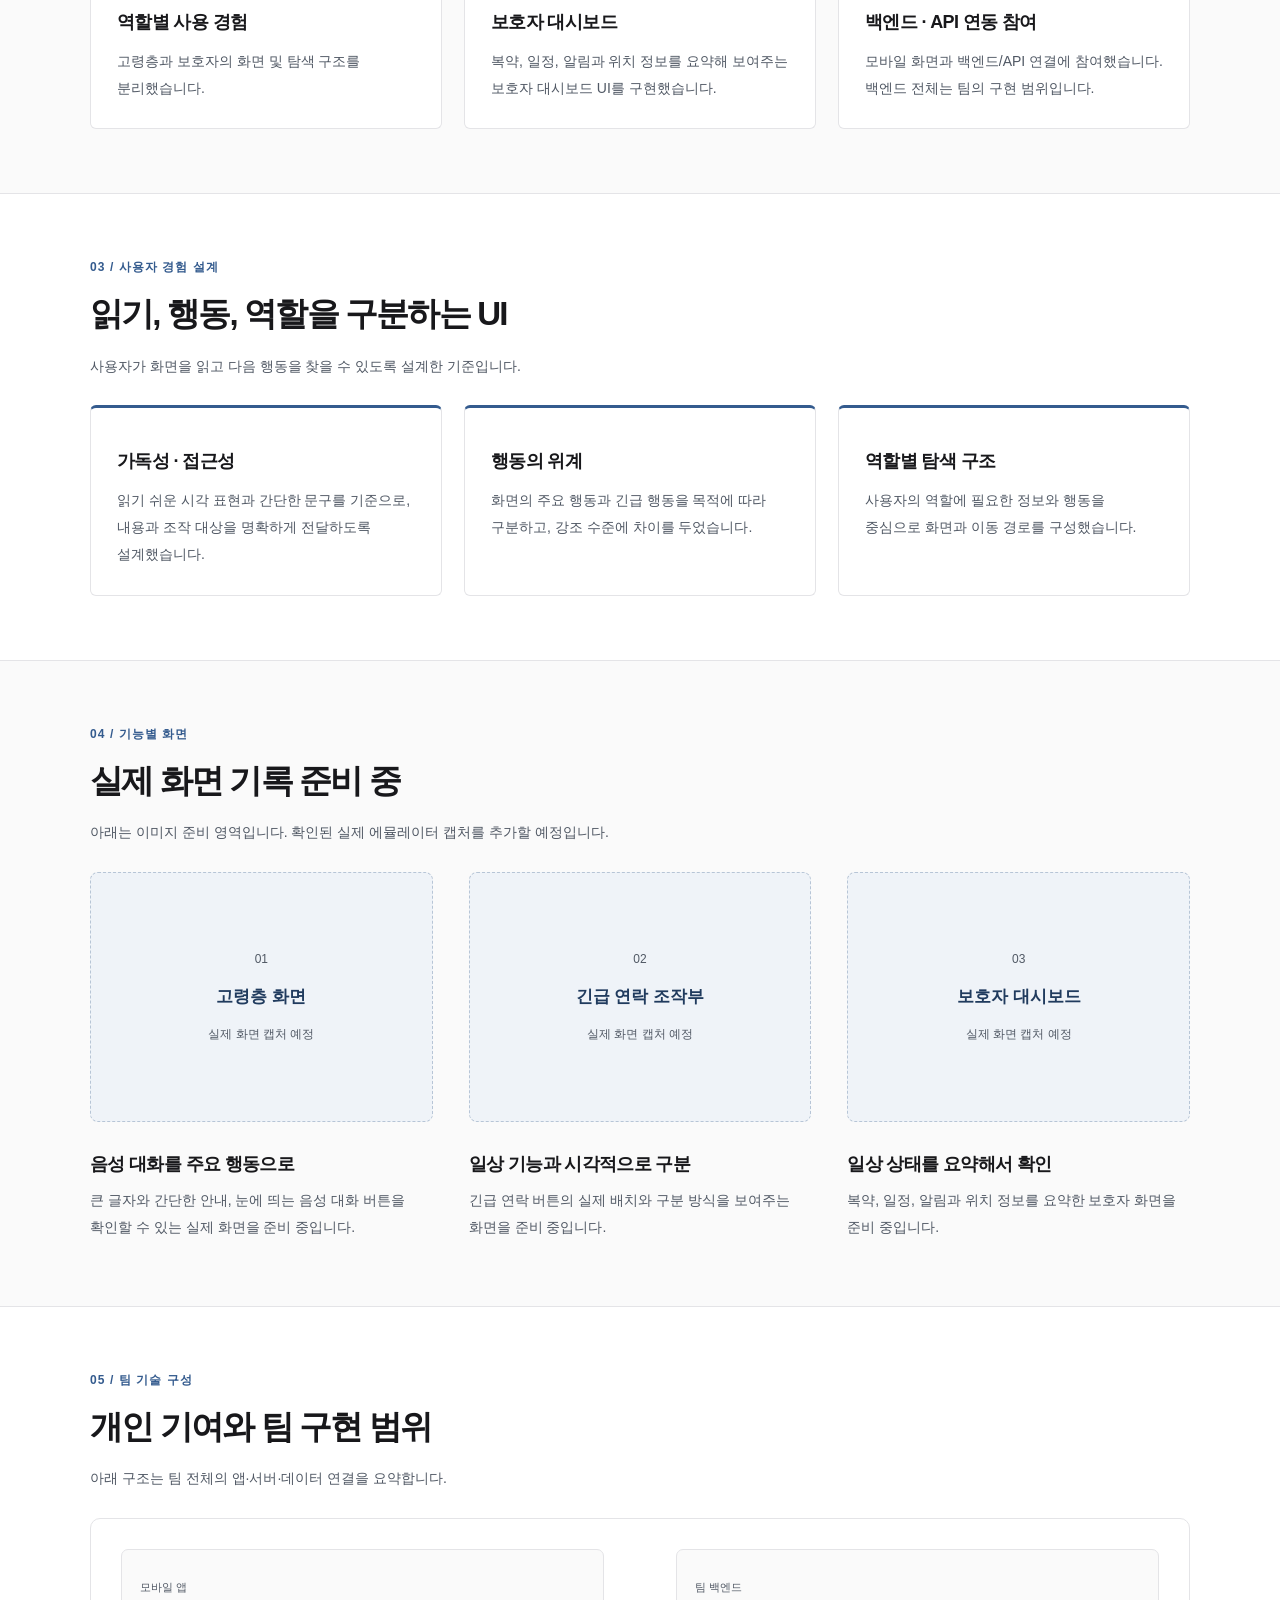
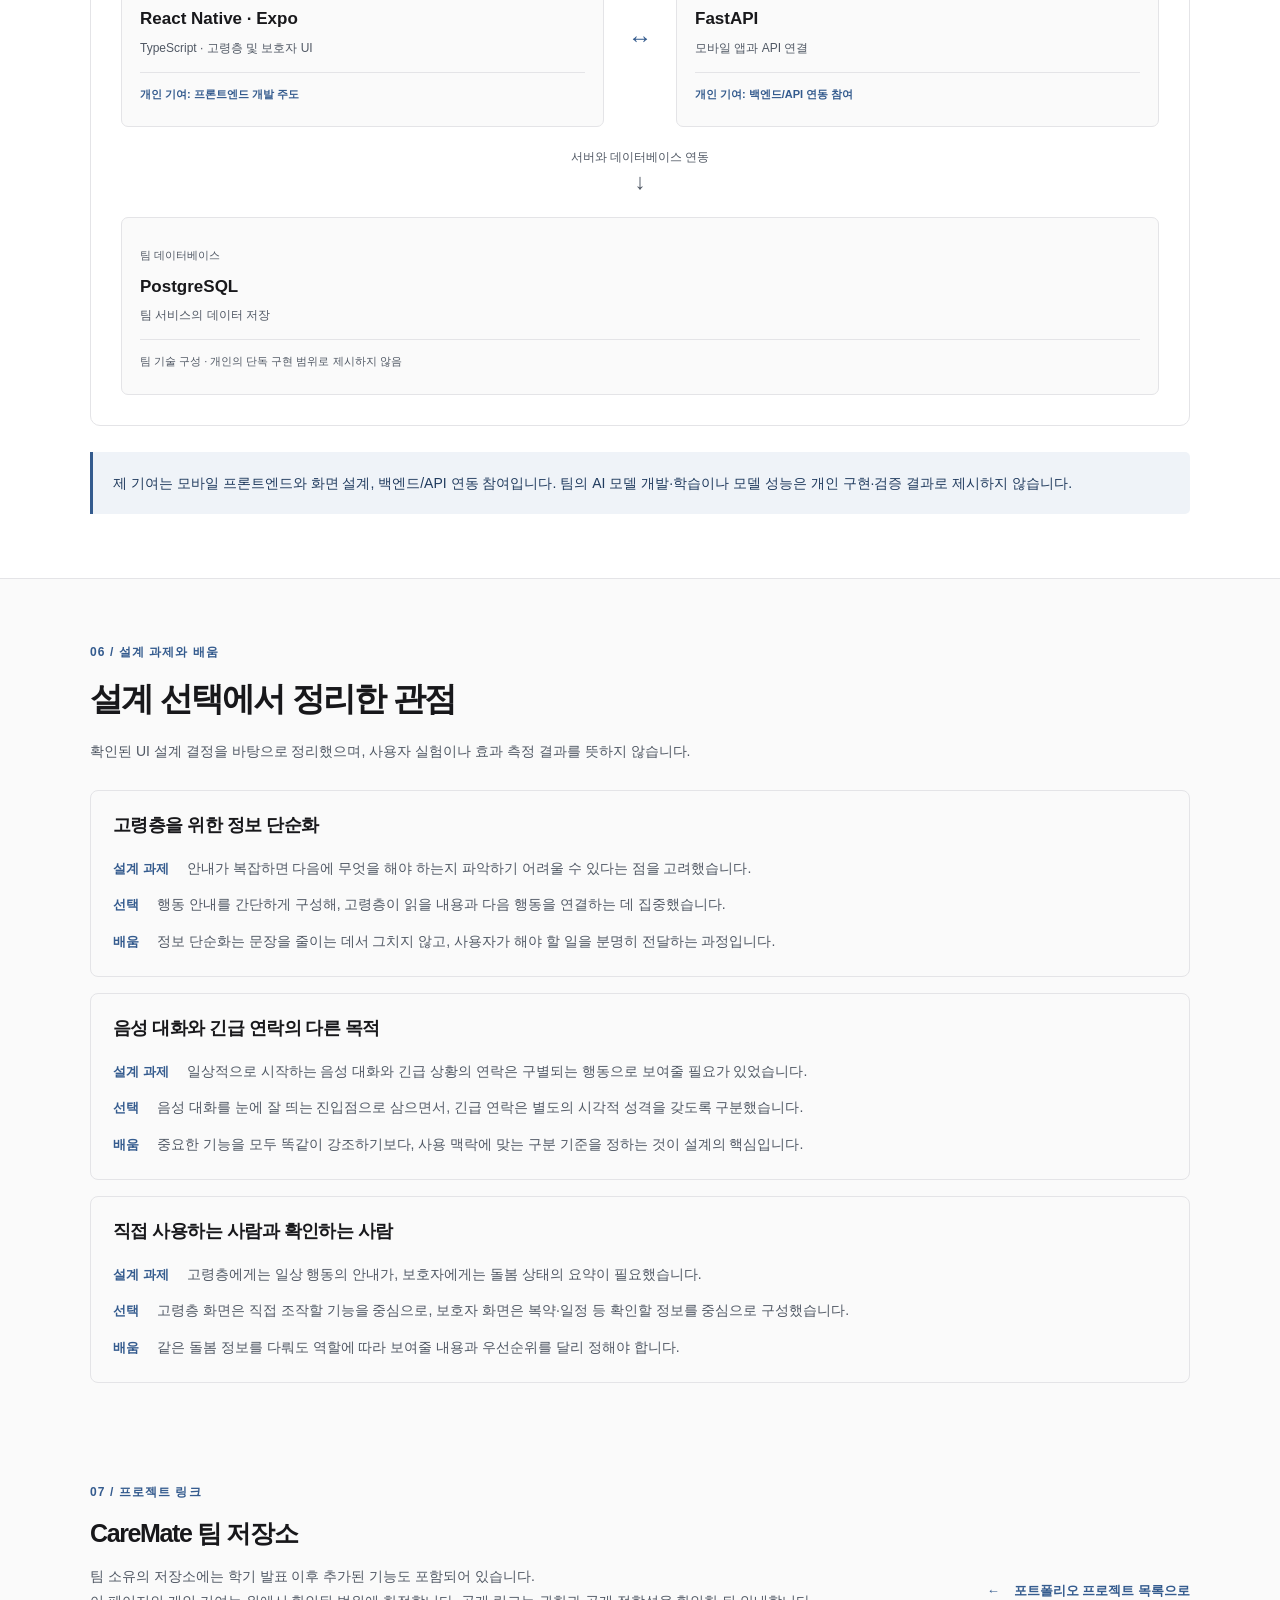
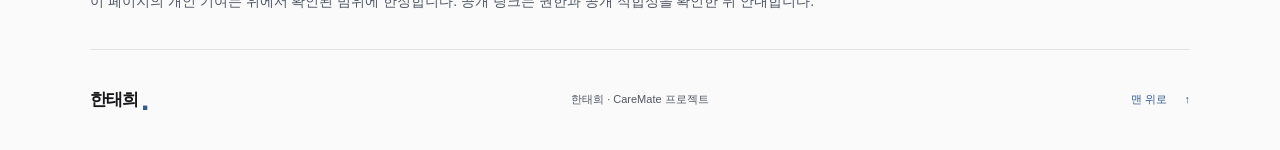
<file: projects/caremate.html>
<!doctype html>
<html lang="ko">
<head>
  <meta charset="utf-8">
  <meta name="viewport" content="width=device-width, initial-scale=1">
  <meta name="theme-color" content="#fafafa">
  <meta name="description" content="고령층과 보호자를 위한 일상 돌봄 앱 CareMate. 한태희가 주도한 모바일 프론트엔드, 고령층을 고려한 UI 설계, 보호자 대시보드와 API 연동 참여를 소개합니다.">
  <title>CareMate · 한태희 포트폴리오</title>
  <link rel="stylesheet" href="../css/style.css">
  <script src="../js/main.js" defer></script>
</head>
<body class="caremate-page">
  <a class="skip-link" href="#main">본문으로 건너뛰기</a>
  <header class="site-header"><div class="container header-inner">
    <a class="wordmark" href="../index.html" aria-label="한태희 포트폴리오 홈으로">한태희<span aria-hidden="true">.</span></a>
    <button class="menu-toggle" type="button" aria-controls="site-nav" aria-expanded="false" hidden>메뉴 열기 <span aria-hidden="true">＋</span></button>
    <nav class="site-nav" id="site-nav" aria-label="CareMate 페이지 메뉴"><a href="#overview">소개</a><a href="#contributions">담당 역할</a><a href="#ux-design">사용자 경험</a><a href="#gallery">화면</a><a href="#architecture">팀 구조</a><a href="#design-lessons">설계와 배움</a></nav>
  </div></header>

  <main id="main" tabindex="-1">
    <div class="container"><nav class="breadcrumb" aria-label="현재 위치"><ol><li><a href="../index.html">홈</a></li><li><a href="../index.html#projects">프로젝트</a></li><li aria-current="page">CareMate</li></ol></nav></div>

    <section class="detail-hero container" aria-labelledby="project-title">
      <div class="detail-hero-copy"><p class="eyebrow">고령층 · 보호자 · 일상 돌봄</p><h1 id="project-title">CareMate</h1><p class="detail-tagline">사용자의 역할에 맞춰,<br>일상 돌봄을 더 명확하게.</p><p class="detail-intro">고령층과 보호자를 위한 AI 보조 일상 돌봄 앱입니다. 모바일 프론트엔드 개발을 주도하며, 읽기 쉬운 화면과 역할별 정보 구성을 설계했습니다.</p>
        <dl class="detail-facts"><div><dt>학기 프로젝트 기간</dt><dd>2026.03–2026.06</dd></div><div><dt>참여 형태</dt><dd>3인 팀 프로젝트</dd></div><div class="fact-role"><dt>담당 역할</dt><dd>모바일 프론트엔드 개발 주도 · 고령층을 고려한 UI · 보호자 대시보드 · 백엔드/API 연동 참여</dd></div></dl>
        <div class="detail-actions"><a class="button" href="#ux-design">화면 설계 살펴보기 <span aria-hidden="true">↓</span></a></div>
      </div>
      <aside class="detail-summary" aria-labelledby="users-title"><p class="eyebrow">설계의 중심</p><h2 id="users-title">두 사용자, 다른 화면</h2><ul class="service-flow"><li><span aria-hidden="true">01</span><div><h3>고령층의 일상 사용</h3><p>큰 글자, 간단한 안내와 눈에 띄는 음성 대화 버튼</p></div></li><li><span aria-hidden="true">02</span><div><h3>보호자의 상태 확인</h3><p>복약, 일정, 알림과 위치를 요약한 대시보드</p></div></li><li><span aria-hidden="true">03</span><div><h3>긴급 연락의 구분</h3><p>일상 기능과 시각적으로 구별되는 긴급 연락 버튼</p></div></li></ul><p class="summary-note">확인된 화면 설계 방향을 요약한 개요입니다. 실제 앱 화면은 캡처 준비 중입니다.</p></aside>
    </section>

    <section class="section section-white" id="overview" aria-labelledby="overview-title"><div class="container detail-split"><div class="section-heading"><p class="eyebrow">01 / 프로젝트 소개</p><h2 id="overview-title">일상 사용과 상태 확인,<br>각자의 목적에 맞게</h2></div><div class="detail-prose"><p>CareMate는 고령층의 일상 돌봄과 보호자의 상태 확인을 함께 다루는 3인 팀 프로젝트입니다. 고령층이 사용하는 화면과 보호자가 확인하는 화면을 분리하고, 각 역할에 필요한 기능과 정보를 구성했습니다.</p><p>2026년 3월부터 6월까지 학기 프로젝트로 진행했습니다. 팀 기술 구성은 React Native·Expo·TypeScript 모바일 앱과 FastAPI·PostgreSQL 백엔드입니다. 저는 모바일 프론트엔드 개발을 주도하고 백엔드/API 연동에 참여했습니다.</p></div></div></section>

    <section class="section container" id="contributions" aria-labelledby="contributions-title"><div class="section-heading"><p class="eyebrow">02 / 개인 기여</p><h2 id="contributions-title">사용자가 만나는 화면을 중심으로</h2></div><div class="contribution-grid">
      <article><span class="strength-number" aria-hidden="true">01</span><h3>모바일 프론트엔드 주도</h3><p>React Native·Expo·TypeScript 기반 모바일 프론트엔드 개발을 이끌었습니다.</p></article>
      <article><span class="strength-number" aria-hidden="true">02</span><h3>고령층을 고려한 UI</h3><p>글자를 크게 구성하고 명도 대비를 높였으며, 안내 문구를 간단하게 설계했습니다.</p></article>
      <article><span class="strength-number" aria-hidden="true">03</span><h3>주요 조작부의 우선순위</h3><p>음성 대화 버튼을 눈에 띄게 배치하고, 긴급 연락 버튼을 시각적으로 구분했습니다.</p></article>
      <article><span class="strength-number" aria-hidden="true">04</span><h3>역할별 사용 경험</h3><p>고령층과 보호자의 화면 및 탐색 구조를 분리했습니다.</p></article>
      <article><span class="strength-number" aria-hidden="true">05</span><h3>보호자 대시보드</h3><p>복약, 일정, 알림과 위치 정보를 요약해 보여주는 보호자 대시보드 UI를 구현했습니다.</p></article>
      <article><span class="strength-number" aria-hidden="true">06</span><h3>백엔드 · API 연동 참여</h3><p>모바일 화면과 백엔드/API 연결에 참여했습니다. 백엔드 전체는 팀의 구현 범위입니다.</p></article>
    </div></section>

    <section class="section section-white" id="ux-design" aria-labelledby="ux-title"><div class="container"><div class="section-heading"><p class="eyebrow">03 / 사용자 경험 설계</p><h2 id="ux-title">읽기, 행동, 역할을 구분하는 UI</h2><p class="section-description">사용자가 화면을 읽고 다음 행동을 찾을 수 있도록 설계한 기준입니다.</p></div><div class="contribution-grid">
      <article><h3>가독성 · 접근성</h3><p>읽기 쉬운 시각 표현과 간단한 문구를 기준으로, 내용과 조작 대상을 명확하게 전달하도록 설계했습니다.</p></article>
      <article><h3>행동의 위계</h3><p>화면의 주요 행동과 긴급 행동을 목적에 따라 구분하고, 강조 수준에 차이를 두었습니다.</p></article>
      <article><h3>역할별 탐색 구조</h3><p>사용자의 역할에 필요한 정보와 행동을 중심으로 화면과 이동 경로를 구성했습니다.</p></article>
    </div></div></section>

    <section class="section container" id="gallery" aria-labelledby="gallery-title"><div class="section-heading"><p class="eyebrow">04 / 기능별 화면</p><h2 id="gallery-title">실제 화면 기록 준비 중</h2><p class="section-description">아래는 이미지 준비 영역입니다. 확인된 실제 에뮬레이터 캡처를 추가할 예정입니다.</p></div><div class="screen-gallery">
      <figure><div class="capture-placeholder"><span aria-hidden="true">01</span><p>고령층 화면</p><span>실제 화면 캡처 예정</span></div><figcaption><h3>음성 대화를 주요 행동으로</h3><p>큰 글자와 간단한 안내, 눈에 띄는 음성 대화 버튼을 확인할 수 있는 실제 화면을 준비 중입니다.</p></figcaption></figure>
      <figure><div class="capture-placeholder"><span aria-hidden="true">02</span><p>긴급 연락 조작부</p><span>실제 화면 캡처 예정</span></div><figcaption><h3>일상 기능과 시각적으로 구분</h3><p>긴급 연락 버튼의 실제 배치와 구분 방식을 보여주는 화면을 준비 중입니다.</p></figcaption></figure>
      <figure><div class="capture-placeholder"><span aria-hidden="true">03</span><p>보호자 대시보드</p><span>실제 화면 캡처 예정</span></div><figcaption><h3>일상 상태를 요약해서 확인</h3><p>복약, 일정, 알림과 위치 정보를 요약한 보호자 화면을 준비 중입니다.</p></figcaption></figure>
    </div></section>

    <section class="section section-white" id="architecture" aria-labelledby="architecture-title"><div class="container"><div class="section-heading"><p class="eyebrow">05 / 팀 기술 구성</p><h2 id="architecture-title">개인 기여와 팀 구현 범위</h2><p class="section-description">아래 구조는 팀 전체의 앱·서버·데이터 연결을 요약합니다.</p></div><div class="architecture-panel">
      <div class="architecture-main"><div class="architecture-node"><span class="architecture-label">모바일 앱</span><h3>React Native · Expo</h3><p>TypeScript · 고령층 및 보호자 UI</p><span class="personal-scope">개인 기여: 프론트엔드 개발 주도</span></div><span class="architecture-connector" aria-label="앱과 서버 연동">↔</span><div class="architecture-node"><span class="architecture-label">팀 백엔드</span><h3>FastAPI</h3><p>모바일 앱과 API 연결</p><span class="personal-scope">개인 기여: 백엔드/API 연동 참여</span></div></div>
      <p class="architecture-bridge">서버와 데이터베이스 연동 <span aria-hidden="true">↓</span></p><div class="architecture-node"><span class="architecture-label">팀 데이터베이스</span><h3>PostgreSQL</h3><p>팀 서비스의 데이터 저장</p><span class="team-scope">팀 기술 구성 · 개인의 단독 구현 범위로 제시하지 않음</span></div>
    </div><p class="detail-note">제 기여는 모바일 프론트엔드와 화면 설계, 백엔드/API 연동 참여입니다. 팀의 AI 모델 개발·학습이나 모델 성능은 개인 구현·검증 결과로 제시하지 않습니다.</p></div></section>

    <section class="section container" id="design-lessons" aria-labelledby="lessons-title"><div class="section-heading"><p class="eyebrow">06 / 설계 과제와 배움</p><h2 id="lessons-title">설계 선택에서 정리한 관점</h2><p class="section-description">확인된 UI 설계 결정을 바탕으로 정리했으며, 사용자 실험이나 효과 측정 결과를 뜻하지 않습니다.</p></div><div class="case-list">
      <article><h3>고령층을 위한 정보 단순화</h3><dl><div><dt>설계 과제</dt><dd>안내가 복잡하면 다음에 무엇을 해야 하는지 파악하기 어려울 수 있다는 점을 고려했습니다.</dd></div><div><dt>선택</dt><dd>행동 안내를 간단하게 구성해, 고령층이 읽을 내용과 다음 행동을 연결하는 데 집중했습니다.</dd></div><div><dt>배움</dt><dd>정보 단순화는 문장을 줄이는 데서 그치지 않고, 사용자가 해야 할 일을 분명히 전달하는 과정입니다.</dd></div></dl></article>
      <article><h3>음성 대화와 긴급 연락의 다른 목적</h3><dl><div><dt>설계 과제</dt><dd>일상적으로 시작하는 음성 대화와 긴급 상황의 연락은 구별되는 행동으로 보여줄 필요가 있었습니다.</dd></div><div><dt>선택</dt><dd>음성 대화를 눈에 잘 띄는 진입점으로 삼으면서, 긴급 연락은 별도의 시각적 성격을 갖도록 구분했습니다.</dd></div><div><dt>배움</dt><dd>중요한 기능을 모두 똑같이 강조하기보다, 사용 맥락에 맞는 구분 기준을 정하는 것이 설계의 핵심입니다.</dd></div></dl></article>
      <article><h3>직접 사용하는 사람과 확인하는 사람</h3><dl><div><dt>설계 과제</dt><dd>고령층에게는 일상 행동의 안내가, 보호자에게는 돌봄 상태의 요약이 필요했습니다.</dd></div><div><dt>선택</dt><dd>고령층 화면은 직접 조작할 기능을 중심으로, 보호자 화면은 복약·일정 등 확인할 정보를 중심으로 구성했습니다.</dd></div><div><dt>배움</dt><dd>같은 돌봄 정보를 다뤄도 역할에 따라 보여줄 내용과 우선순위를 달리 정해야 합니다.</dd></div></dl></article>
    </div></section>

    <section class="container detail-closing" aria-labelledby="links-title"><div><p class="eyebrow">07 / 프로젝트 링크</p><h2 id="links-title">CareMate 팀 저장소</h2><p>팀 소유의 저장소에는 학기 발표 이후 추가된 기능도 포함되어 있습니다.<br>이 페이지의 개인 기여는 위에서 확인된 범위에 한정합니다. 공개 링크는 권한과 공개 적합성을 확인한 뒤 안내합니다.</p></div><a class="detail-back-link" href="../index.html#projects"><span aria-hidden="true">←</span> 포트폴리오 프로젝트 목록으로</a></section>
  </main>
  <footer class="site-footer container"><a class="wordmark" href="../index.html" aria-label="한태희 포트폴리오 홈으로">한태희<span aria-hidden="true">.</span></a><p>한태희 · CareMate 프로젝트</p><a class="back-top" href="#main">맨 위로 <span aria-hidden="true">↑</span></a></footer>
</body>
</html>
</file>
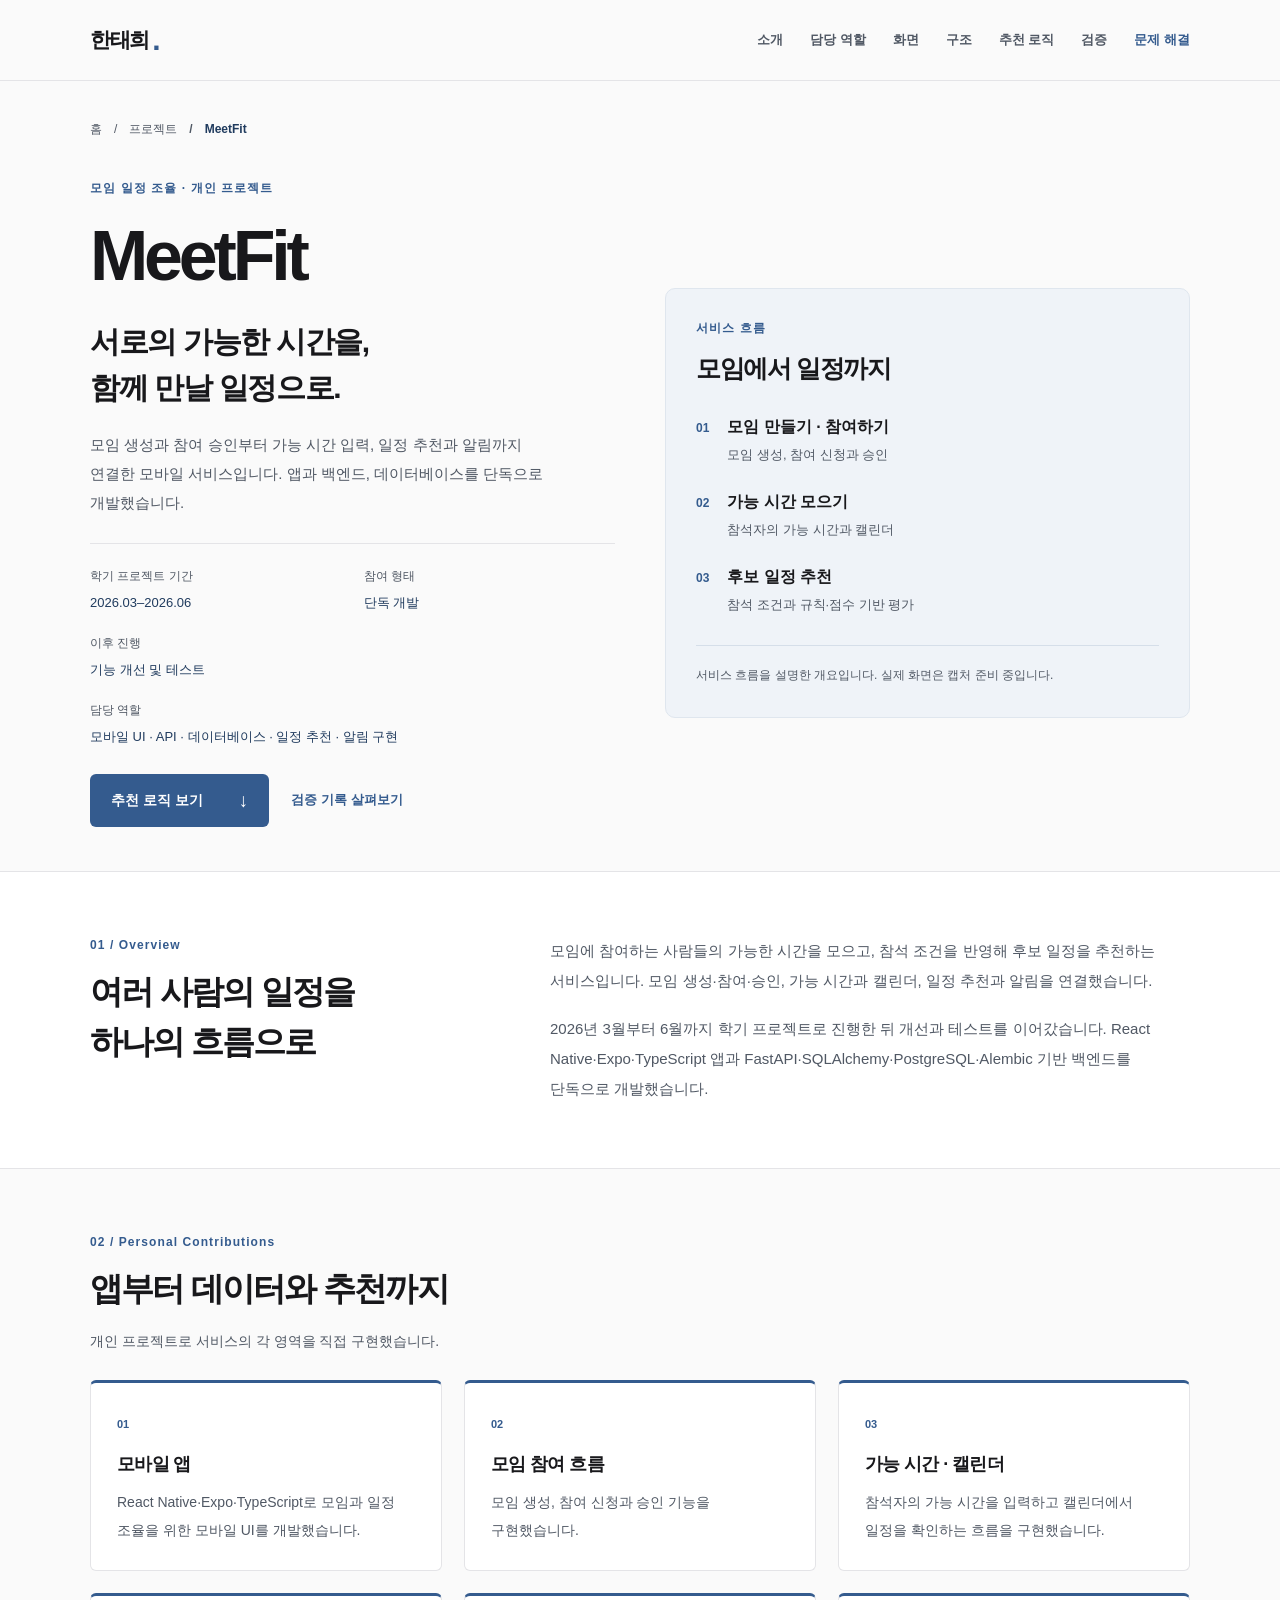
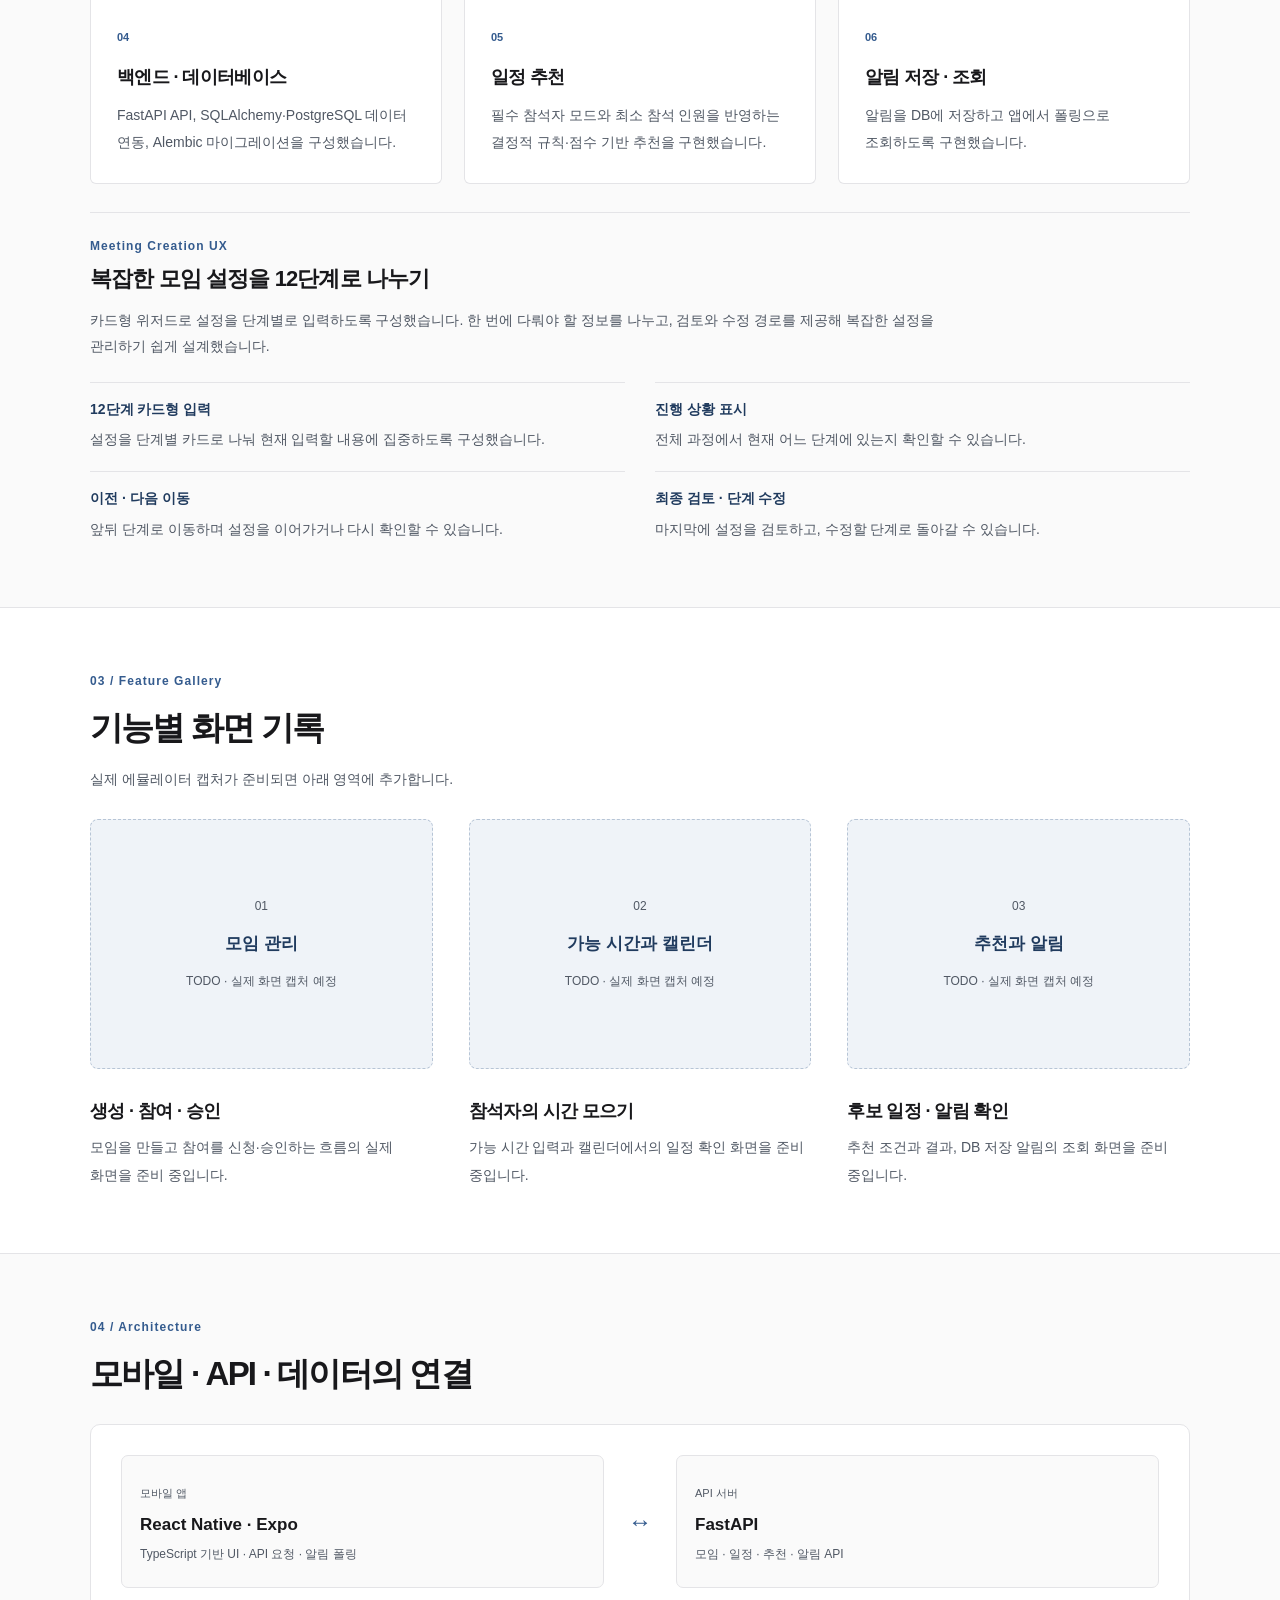
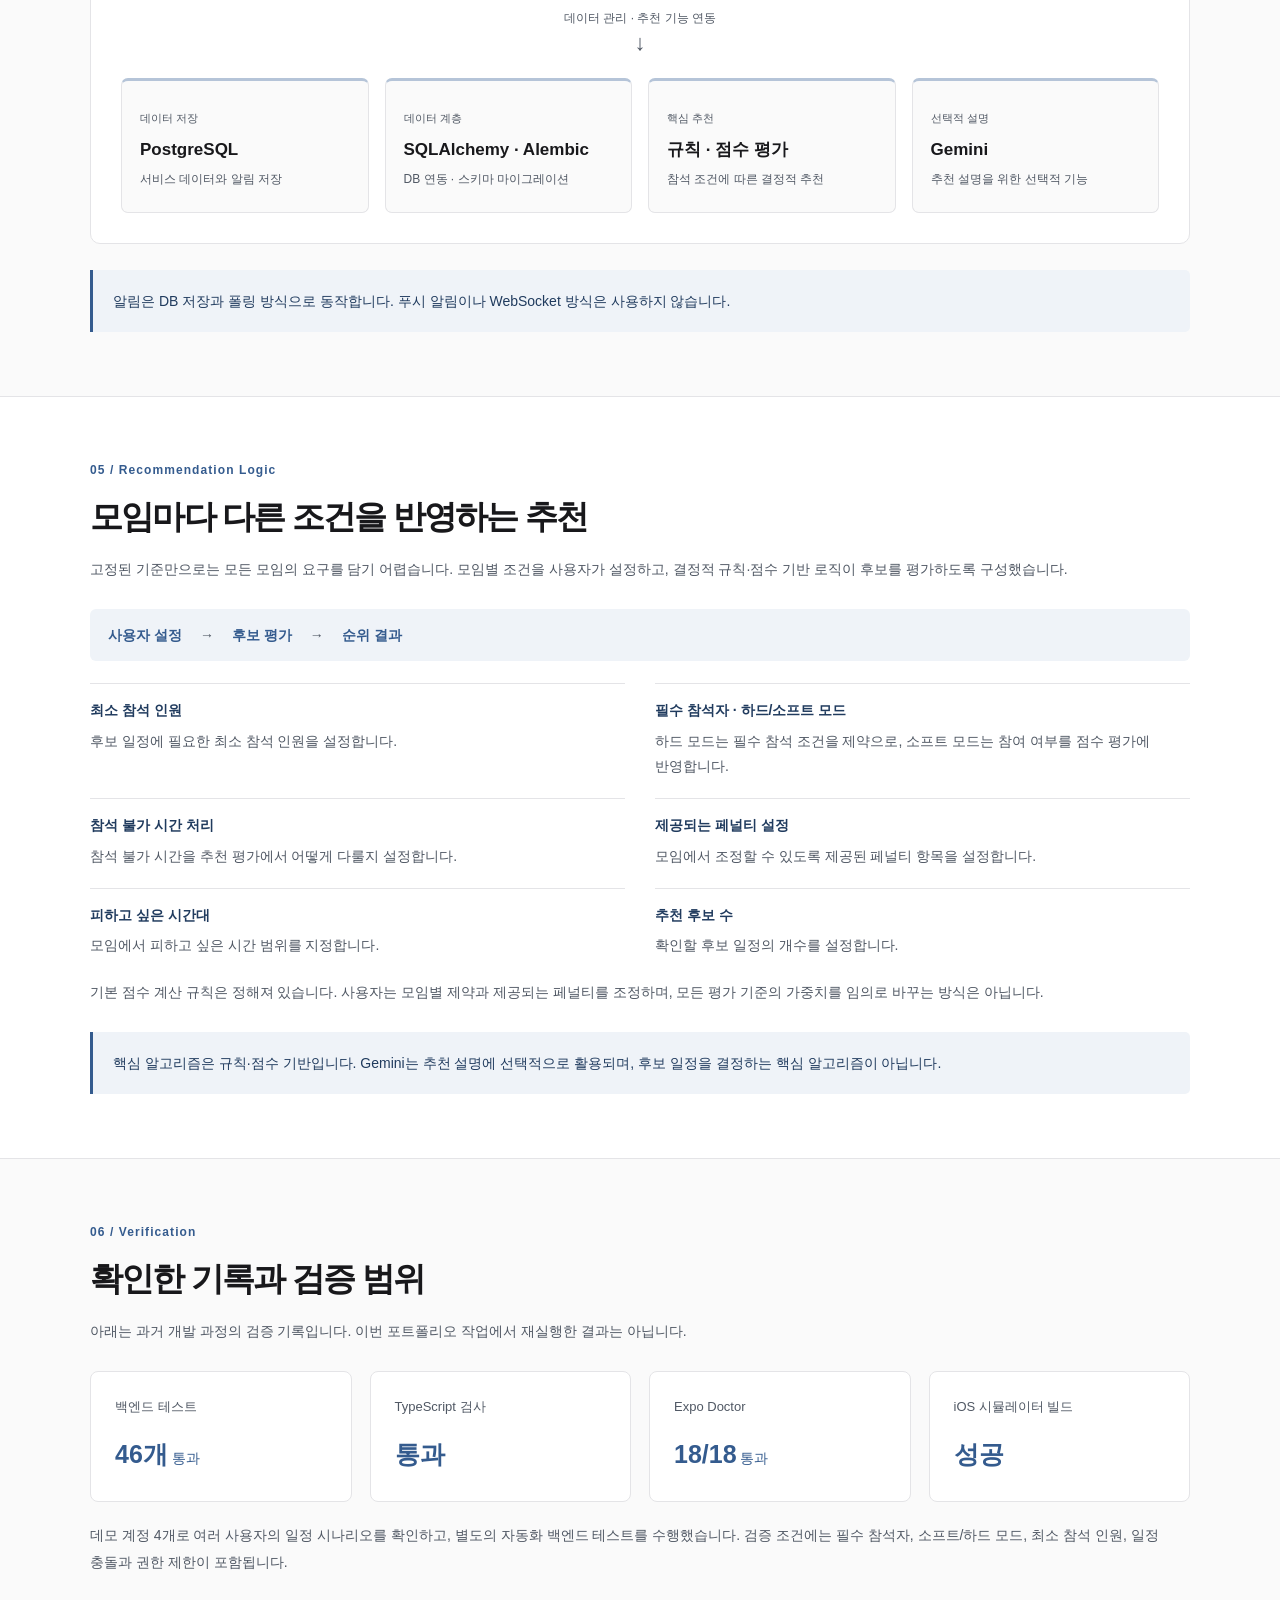
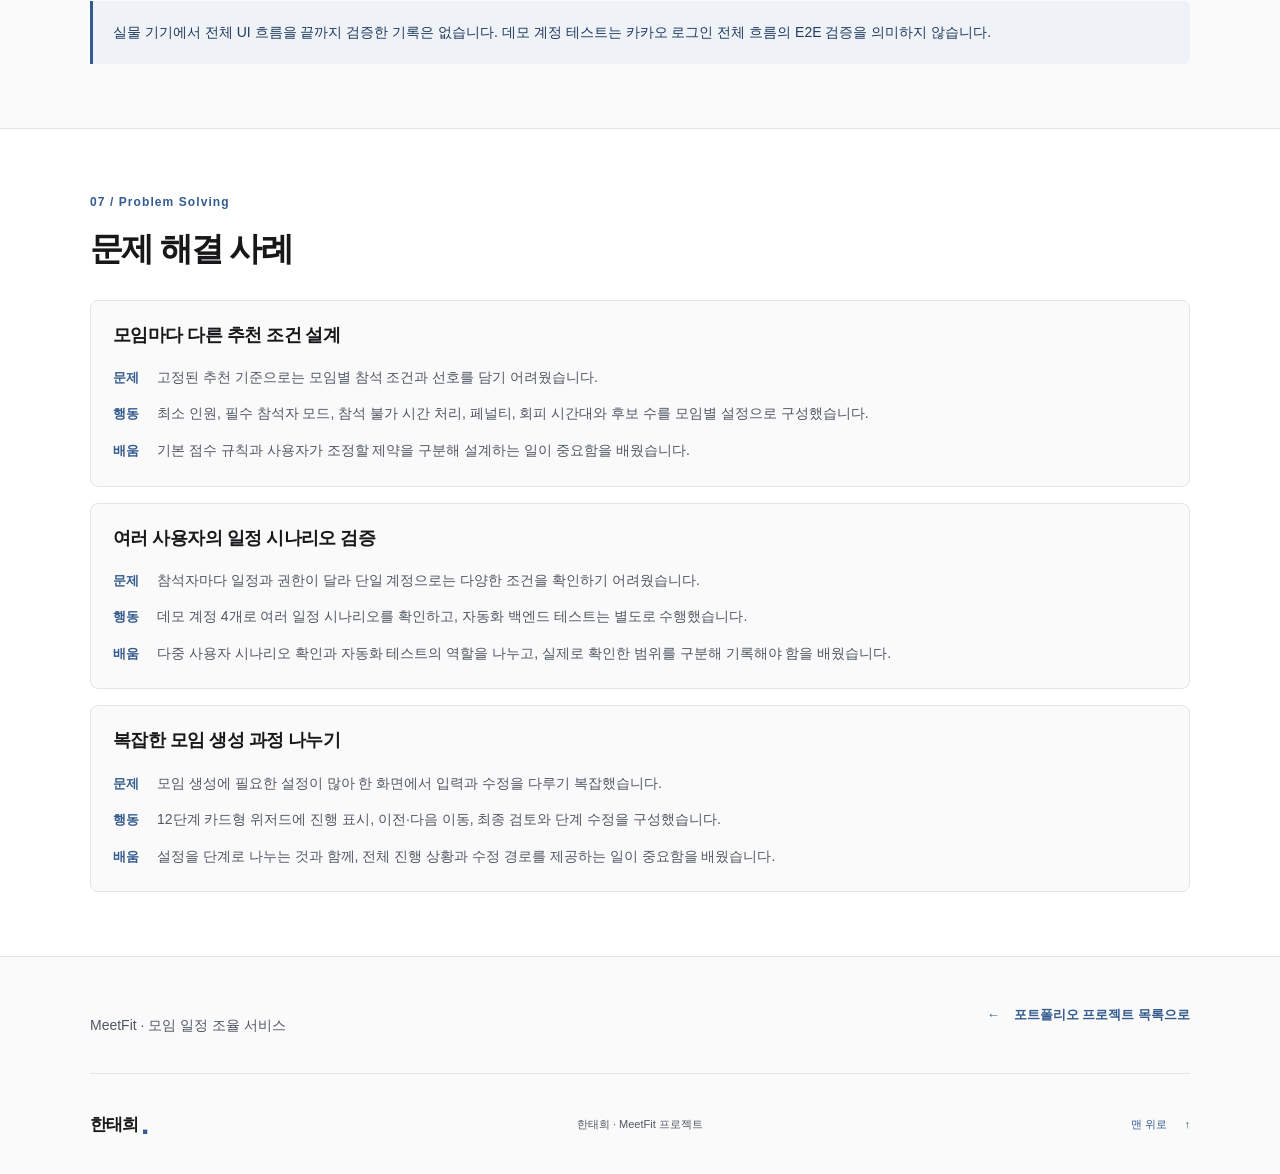
<file: projects/meetfit.html>
<!doctype html>
<html lang="ko">
<head>
  <meta charset="utf-8">
  <meta name="viewport" content="width=device-width, initial-scale=1">
  <meta name="theme-color" content="#fafafa">
  <meta name="description" content="한태희가 단독 개발한 모임 일정 조율 서비스 MeetFit. 모바일 앱과 백엔드, 규칙·점수 기반 일정 추천, 데이터베이스 연동과 검증 기록을 소개합니다.">
  <title>MeetFit · 한태희 포트폴리오</title>
  <link rel="stylesheet" href="../css/style.css">
  <script src="../js/main.js" defer></script>
</head>
<body class="meetfit-page">
  <a class="skip-link" href="#main">본문으로 건너뛰기</a>
  <header class="site-header"><div class="container header-inner">
    <a class="wordmark" href="../index.html" aria-label="한태희 포트폴리오 홈으로">한태희<span aria-hidden="true">.</span></a>
    <button class="menu-toggle" type="button" aria-controls="site-nav" aria-expanded="false" hidden>메뉴 열기 <span aria-hidden="true">＋</span></button>
    <nav class="site-nav" id="site-nav" aria-label="MeetFit 페이지 메뉴">
      <a href="#overview">소개</a><a href="#contributions">담당 역할</a><a href="#gallery">화면</a><a href="#architecture">구조</a><a href="#recommendation">추천 로직</a><a href="#verification">검증</a><a href="#problem-solving">문제 해결</a>
    </nav>
  </div></header>

  <main id="main" tabindex="-1">
    <div class="container"><nav class="breadcrumb" aria-label="현재 위치"><ol><li><a href="../index.html">홈</a></li><li><a href="../index.html#projects">프로젝트</a></li><li aria-current="page">MeetFit</li></ol></nav></div>

    <section class="detail-hero container meetfit-hero" aria-labelledby="project-title">
      <div class="detail-hero-copy"><p class="eyebrow">모임 일정 조율 · 개인 프로젝트</p><h1 id="project-title">MeetFit</h1><p class="detail-tagline">서로의 가능한 시간을,<br>함께 만날 일정으로.</p><p class="detail-intro">모임 생성과 참여 승인부터 가능 시간 입력, 일정 추천과 알림까지 연결한 모바일 서비스입니다. 앱과 백엔드, 데이터베이스를 단독으로 개발했습니다.</p>
        <dl class="detail-facts"><div><dt>학기 프로젝트 기간</dt><dd>2026.03–2026.06</dd></div><div><dt>참여 형태</dt><dd>단독 개발</dd></div><div class="fact-role"><dt>이후 진행</dt><dd>기능 개선 및 테스트</dd></div><div class="fact-role"><dt>담당 역할</dt><dd>모바일 UI · API · 데이터베이스 · 일정 추천 · 알림 구현</dd></div></dl>
        <div class="detail-actions"><a class="button" href="#recommendation">추천 로직 보기 <span aria-hidden="true">↓</span></a><a class="text-link" href="#verification">검증 기록 살펴보기</a></div>
      </div>
      <aside class="detail-summary" aria-labelledby="flow-title"><p class="eyebrow">서비스 흐름</p><h2 id="flow-title">모임에서 일정까지</h2><ol class="service-flow"><li><span aria-hidden="true">01</span><div><h3>모임 만들기 · 참여하기</h3><p>모임 생성, 참여 신청과 승인</p></div></li><li><span aria-hidden="true">02</span><div><h3>가능 시간 모으기</h3><p>참석자의 가능 시간과 캘린더</p></div></li><li><span aria-hidden="true">03</span><div><h3>후보 일정 추천</h3><p>참석 조건과 규칙·점수 기반 평가</p></div></li></ol><p class="summary-note">서비스 흐름을 설명한 개요입니다. 실제 화면은 캡처 준비 중입니다.</p></aside>
    </section>

    <section class="section section-white" id="overview" aria-labelledby="overview-title"><div class="container detail-split"><div class="section-heading"><p class="eyebrow">01 / Overview</p><h2 id="overview-title">여러 사람의 일정을<br>하나의 흐름으로</h2></div><div class="detail-prose"><p>모임에 참여하는 사람들의 가능한 시간을 모으고, 참석 조건을 반영해 후보 일정을 추천하는 서비스입니다. 모임 생성·참여·승인, 가능 시간과 캘린더, 일정 추천과 알림을 연결했습니다.</p><p>2026년 3월부터 6월까지 학기 프로젝트로 진행한 뒤 개선과 테스트를 이어갔습니다. React Native·Expo·TypeScript 앱과 FastAPI·SQLAlchemy·PostgreSQL·Alembic 기반 백엔드를 단독으로 개발했습니다.</p></div></div></section>

    <section class="section container" id="contributions" aria-labelledby="contributions-title"><div class="section-heading"><p class="eyebrow">02 / Personal Contributions</p><h2 id="contributions-title">앱부터 데이터와 추천까지</h2><p class="section-description">개인 프로젝트로 서비스의 각 영역을 직접 구현했습니다.</p></div><div class="contribution-grid">
      <article><span class="strength-number" aria-hidden="true">01</span><h3>모바일 앱</h3><p>React Native·Expo·TypeScript로 모임과 일정 조율을 위한 모바일 UI를 개발했습니다.</p></article>
      <article><span class="strength-number" aria-hidden="true">02</span><h3>모임 참여 흐름</h3><p>모임 생성, 참여 신청과 승인 기능을 구현했습니다.</p></article>
      <article><span class="strength-number" aria-hidden="true">03</span><h3>가능 시간 · 캘린더</h3><p>참석자의 가능 시간을 입력하고 캘린더에서 일정을 확인하는 흐름을 구현했습니다.</p></article>
      <article><span class="strength-number" aria-hidden="true">04</span><h3>백엔드 · 데이터베이스</h3><p>FastAPI API, SQLAlchemy·PostgreSQL 데이터 연동, Alembic 마이그레이션을 구성했습니다.</p></article>
      <article><span class="strength-number" aria-hidden="true">05</span><h3>일정 추천</h3><p>필수 참석자 모드와 최소 참석 인원을 반영하는 결정적 규칙·점수 기반 추천을 구현했습니다.</p></article>
      <article><span class="strength-number" aria-hidden="true">06</span><h3>알림 저장 · 조회</h3><p>알림을 DB에 저장하고 앱에서 폴링으로 조회하도록 구현했습니다.</p></article>
    </div>
      <section class="meeting-ux" aria-labelledby="meeting-ux-title"><p class="eyebrow">Meeting Creation UX</p><h3 id="meeting-ux-title">복잡한 모임 설정을 12단계로 나누기</h3><p>카드형 위저드로 설정을 단계별로 입력하도록 구성했습니다. 한 번에 다뤄야 할 정보를 나누고, 검토와 수정 경로를 제공해 복잡한 설정을 관리하기 쉽게 설계했습니다.</p><dl class="settings-grid">
        <div><dt>12단계 카드형 입력</dt><dd>설정을 단계별 카드로 나눠 현재 입력할 내용에 집중하도록 구성했습니다.</dd></div>
        <div><dt>진행 상황 표시</dt><dd>전체 과정에서 현재 어느 단계에 있는지 확인할 수 있습니다.</dd></div>
        <div><dt>이전 · 다음 이동</dt><dd>앞뒤 단계로 이동하며 설정을 이어가거나 다시 확인할 수 있습니다.</dd></div>
        <div><dt>최종 검토 · 단계 수정</dt><dd>마지막에 설정을 검토하고, 수정할 단계로 돌아갈 수 있습니다.</dd></div>
      </dl></section>
    </section>

    <section class="section section-white" id="gallery" aria-labelledby="gallery-title"><div class="container"><div class="section-heading"><p class="eyebrow">03 / Feature Gallery</p><h2 id="gallery-title">기능별 화면 기록</h2><p class="section-description">실제 에뮬레이터 캡처가 준비되면 아래 영역에 추가합니다.</p></div><div class="screen-gallery">
      <figure><div class="capture-placeholder"><span aria-hidden="true">01</span><p>모임 관리</p><span>TODO · 실제 화면 캡처 예정</span></div><figcaption><h3>생성 · 참여 · 승인</h3><p>모임을 만들고 참여를 신청·승인하는 흐름의 실제 화면을 준비 중입니다.</p></figcaption></figure>
      <figure><div class="capture-placeholder"><span aria-hidden="true">02</span><p>가능 시간과 캘린더</p><span>TODO · 실제 화면 캡처 예정</span></div><figcaption><h3>참석자의 시간 모으기</h3><p>가능 시간 입력과 캘린더에서의 일정 확인 화면을 준비 중입니다.</p></figcaption></figure>
      <figure><div class="capture-placeholder"><span aria-hidden="true">03</span><p>추천과 알림</p><span>TODO · 실제 화면 캡처 예정</span></div><figcaption><h3>후보 일정 · 알림 확인</h3><p>추천 조건과 결과, DB 저장 알림의 조회 화면을 준비 중입니다.</p></figcaption></figure>
    </div></div></section>

    <section class="section container" id="architecture" aria-labelledby="architecture-title"><div class="section-heading"><p class="eyebrow">04 / Architecture</p><h2 id="architecture-title">모바일 · API · 데이터의 연결</h2></div><div class="architecture-panel">
      <div class="architecture-main"><div class="architecture-node"><span class="architecture-label">모바일 앱</span><h3>React Native · Expo</h3><p>TypeScript 기반 UI · API 요청 · 알림 폴링</p></div><span class="architecture-connector" aria-label="앱과 서버 연동">↔</span><div class="architecture-node"><span class="architecture-label">API 서버</span><h3>FastAPI</h3><p>모임 · 일정 · 추천 · 알림 API</p></div></div>
      <p class="architecture-bridge">데이터 관리 · 추천 기능 연동 <span aria-hidden="true">↓</span></p>
      <div class="architecture-services"><div class="architecture-node"><span class="architecture-label">데이터 저장</span><h3>PostgreSQL</h3><p>서비스 데이터와 알림 저장</p></div><div class="architecture-node"><span class="architecture-label">데이터 계층</span><h3>SQLAlchemy · Alembic</h3><p>DB 연동 · 스키마 마이그레이션</p></div><div class="architecture-node"><span class="architecture-label">핵심 추천</span><h3>규칙 · 점수 평가</h3><p>참석 조건에 따른 결정적 추천</p></div><div class="architecture-node"><span class="architecture-label">선택적 설명</span><h3>Gemini</h3><p>추천 설명을 위한 선택적 기능</p></div></div>
    </div><p class="detail-note">알림은 DB 저장과 폴링 방식으로 동작합니다. 푸시 알림이나 WebSocket 방식은 사용하지 않습니다.</p></section>

    <section class="section section-white" id="recommendation" aria-labelledby="recommendation-title"><div class="container"><div class="section-heading"><p class="eyebrow">05 / Recommendation Logic</p><h2 id="recommendation-title">모임마다 다른 조건을 반영하는 추천</h2><p class="section-description">고정된 기준만으로는 모든 모임의 요구를 담기 어렵습니다. 모임별 조건을 사용자가 설정하고, 결정적 규칙·점수 기반 로직이 후보를 평가하도록 구성했습니다.</p></div>
      <ol class="recommendation-flow" aria-label="일정 추천 흐름"><li>사용자 설정 <span aria-hidden="true">→</span></li><li>후보 평가 <span aria-hidden="true">→</span></li><li>순위 결과</li></ol>
      <dl class="settings-grid recommendation-settings">
        <div><dt>최소 참석 인원</dt><dd>후보 일정에 필요한 최소 참석 인원을 설정합니다.</dd></div>
        <div><dt>필수 참석자 · 하드/소프트 모드</dt><dd>하드 모드는 필수 참석 조건을 제약으로, 소프트 모드는 참여 여부를 점수 평가에 반영합니다.</dd></div>
        <div><dt>참석 불가 시간 처리</dt><dd>참석 불가 시간을 추천 평가에서 어떻게 다룰지 설정합니다.</dd></div>
        <div><dt>제공되는 페널티 설정</dt><dd>모임에서 조정할 수 있도록 제공된 페널티 항목을 설정합니다.</dd></div>
        <div><dt>피하고 싶은 시간대</dt><dd>모임에서 피하고 싶은 시간 범위를 지정합니다.</dd></div>
        <div><dt>추천 후보 수</dt><dd>확인할 후보 일정의 개수를 설정합니다.</dd></div>
      </dl>
      <p class="recommendation-rule-note">기본 점수 계산 규칙은 정해져 있습니다. 사용자는 모임별 제약과 제공되는 페널티를 조정하며, 모든 평가 기준의 가중치를 임의로 바꾸는 방식은 아닙니다.</p>
      <p class="detail-note">핵심 알고리즘은 규칙·점수 기반입니다. Gemini는 추천 설명에 선택적으로 활용되며, 후보 일정을 결정하는 핵심 알고리즘이 아닙니다.</p>
    </div></section>

    <section class="section container" id="verification" aria-labelledby="verification-title"><div class="section-heading"><p class="eyebrow">06 / Verification</p><h2 id="verification-title">확인한 기록과 검증 범위</h2><p class="section-description">아래는 과거 개발 과정의 검증 기록입니다. 이번 포트폴리오 작업에서 재실행한 결과는 아닙니다.</p></div><dl class="verification-grid"><div><dt>백엔드 테스트</dt><dd><strong>46개</strong> 통과</dd></div><div><dt>TypeScript 검사</dt><dd><strong>통과</strong></dd></div><div><dt>Expo Doctor</dt><dd><strong>18/18</strong> 통과</dd></div><div><dt>iOS 시뮬레이터 빌드</dt><dd><strong>성공</strong></dd></div></dl>
      <p class="verification-context">데모 계정 4개로 여러 사용자의 일정 시나리오를 확인하고, 별도의 자동화 백엔드 테스트를 수행했습니다. 검증 조건에는 필수 참석자, 소프트/하드 모드, 최소 참석 인원, 일정 충돌과 권한 제한이 포함됩니다.</p>
      <p class="detail-note">실물 기기에서 전체 UI 흐름을 끝까지 검증한 기록은 없습니다. 데모 계정 테스트는 카카오 로그인 전체 흐름의 E2E 검증을 의미하지 않습니다.</p>
    </section>

    <section class="section section-white" id="problem-solving" aria-labelledby="problem-solving-title"><div class="container"><div class="section-heading"><p class="eyebrow">07 / Problem Solving</p><h2 id="problem-solving-title">문제 해결 사례</h2></div><div class="case-list">
      <article><h3>모임마다 다른 추천 조건 설계</h3><dl><div><dt>문제</dt><dd>고정된 추천 기준으로는 모임별 참석 조건과 선호를 담기 어려웠습니다.</dd></div><div><dt>행동</dt><dd>최소 인원, 필수 참석자 모드, 참석 불가 시간 처리, 페널티, 회피 시간대와 후보 수를 모임별 설정으로 구성했습니다.</dd></div><div><dt>배움</dt><dd>기본 점수 규칙과 사용자가 조정할 제약을 구분해 설계하는 일이 중요함을 배웠습니다.</dd></div></dl></article>
      <article><h3>여러 사용자의 일정 시나리오 검증</h3><dl><div><dt>문제</dt><dd>참석자마다 일정과 권한이 달라 단일 계정으로는 다양한 조건을 확인하기 어려웠습니다.</dd></div><div><dt>행동</dt><dd>데모 계정 4개로 여러 일정 시나리오를 확인하고, 자동화 백엔드 테스트는 별도로 수행했습니다.</dd></div><div><dt>배움</dt><dd>다중 사용자 시나리오 확인과 자동화 테스트의 역할을 나누고, 실제로 확인한 범위를 구분해 기록해야 함을 배웠습니다.</dd></div></dl></article>
      <article><h3>복잡한 모임 생성 과정 나누기</h3><dl><div><dt>문제</dt><dd>모임 생성에 필요한 설정이 많아 한 화면에서 입력과 수정을 다루기 복잡했습니다.</dd></div><div><dt>행동</dt><dd>12단계 카드형 위저드에 진행 표시, 이전·다음 이동, 최종 검토와 단계 수정을 구성했습니다.</dd></div><div><dt>배움</dt><dd>설정을 단계로 나누는 것과 함께, 전체 진행 상황과 수정 경로를 제공하는 일이 중요함을 배웠습니다.</dd></div></dl></article>
    </div></div></section>

    <div class="container detail-closing"><p>MeetFit · 모임 일정 조율 서비스</p><a class="detail-back-link" href="../index.html#projects"><span aria-hidden="true">←</span> 포트폴리오 프로젝트 목록으로</a></div>
  </main>
  <footer class="site-footer container"><a class="wordmark" href="../index.html" aria-label="한태희 포트폴리오 홈으로">한태희<span aria-hidden="true">.</span></a><p>한태희 · MeetFit 프로젝트</p><a class="back-top" href="#main">맨 위로 <span aria-hidden="true">↑</span></a></footer>
</body>
</html>
</file>
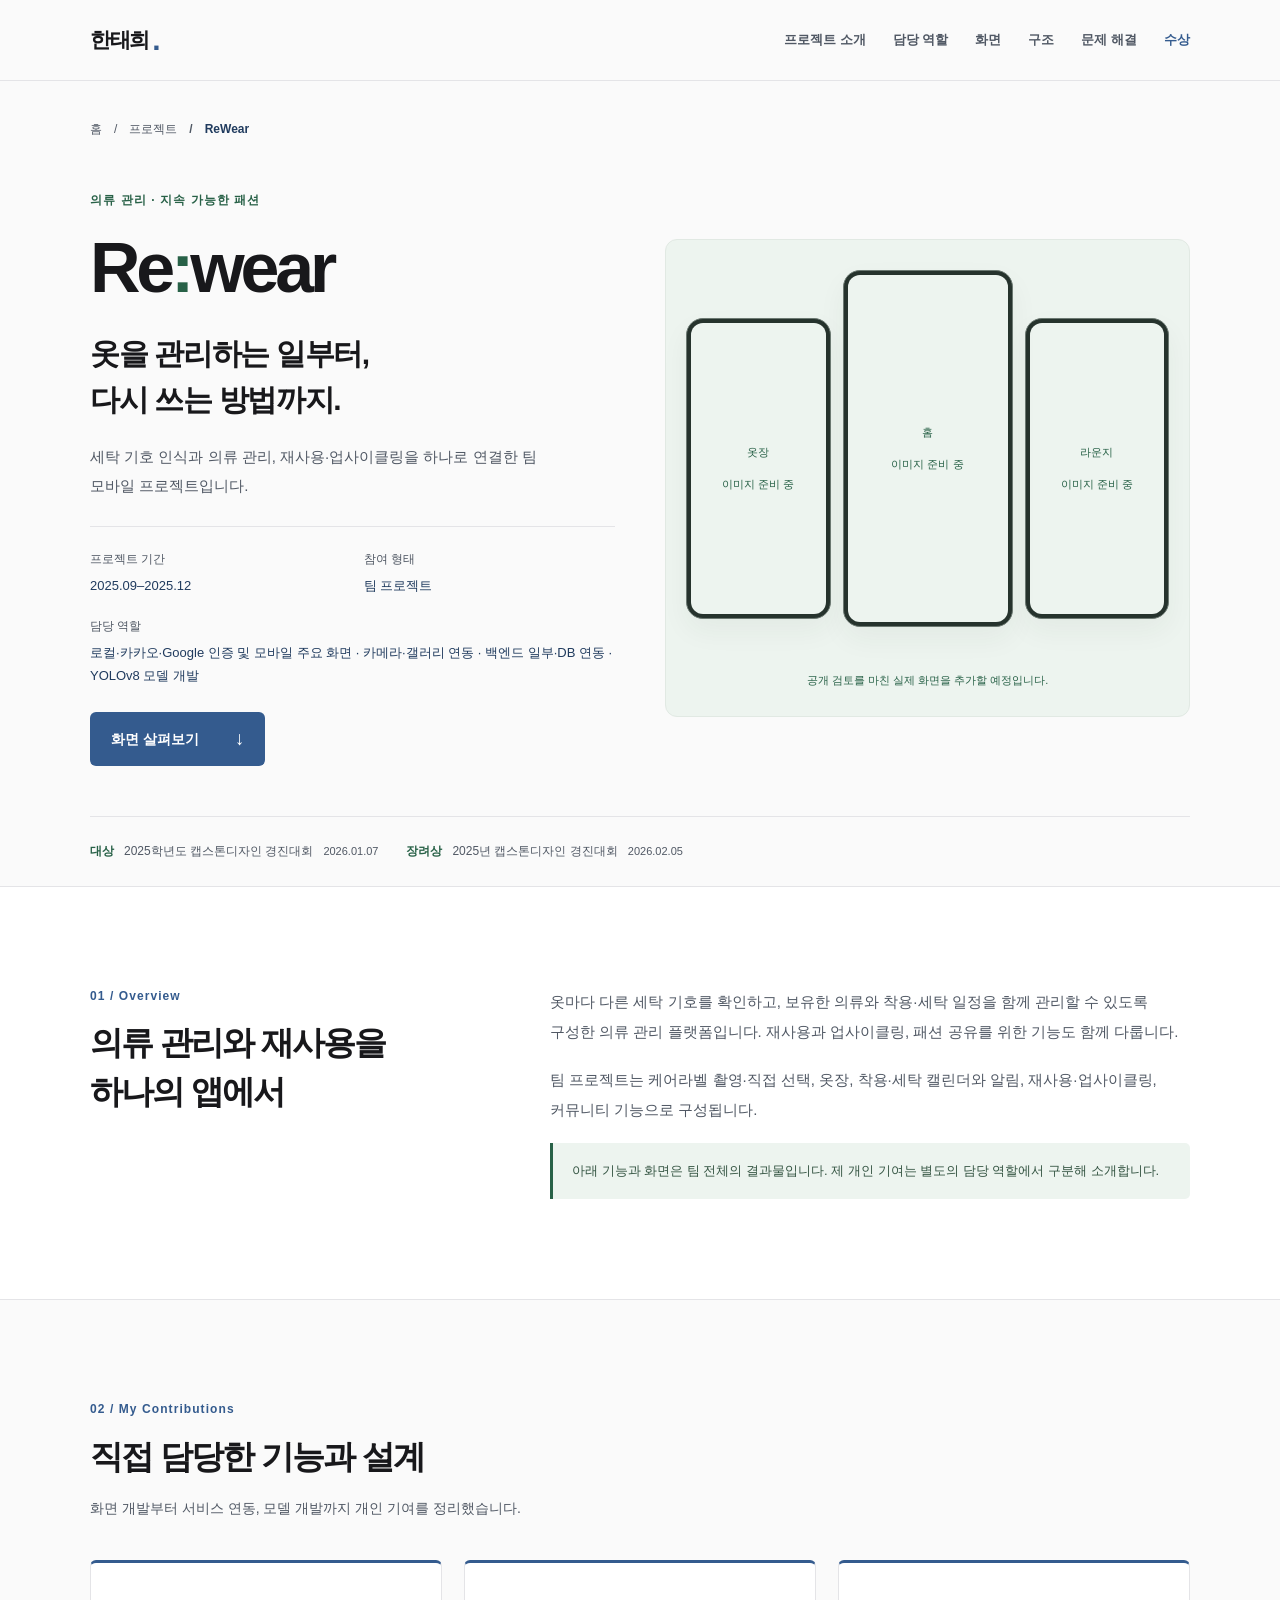
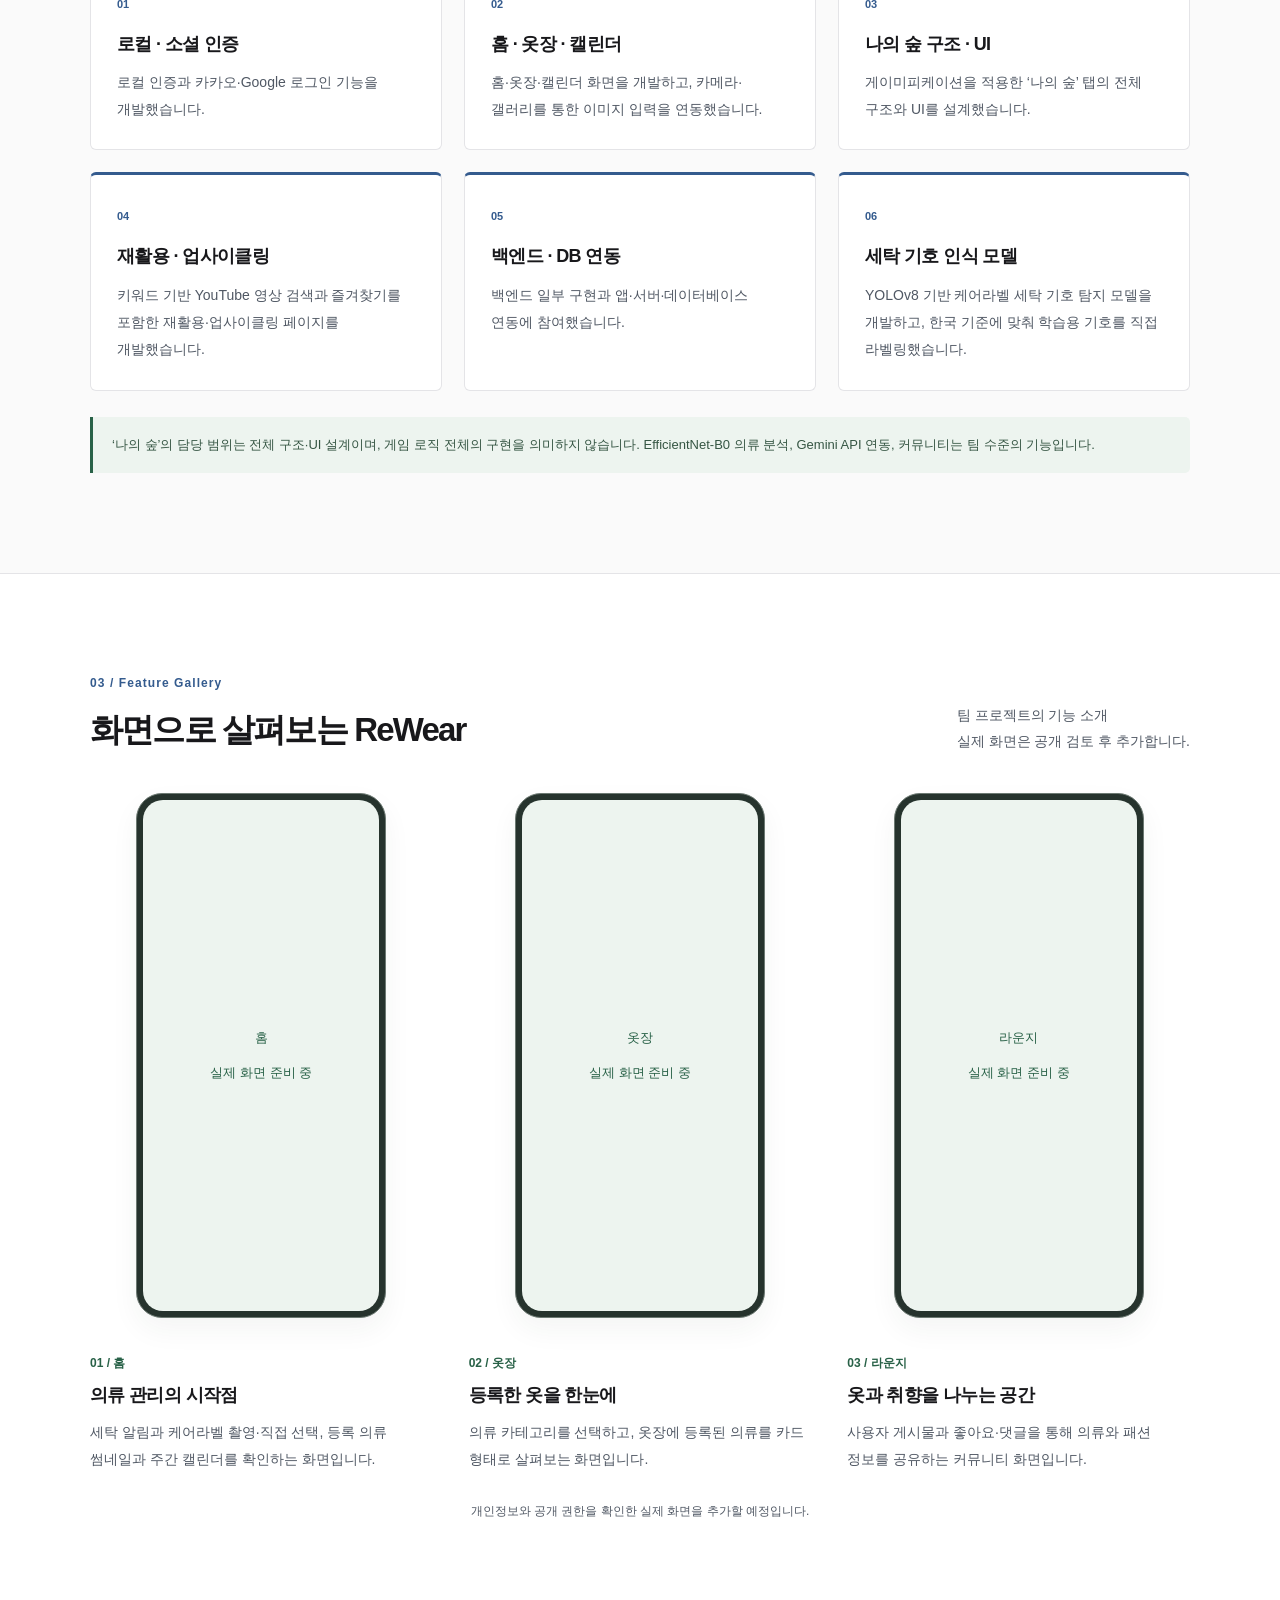
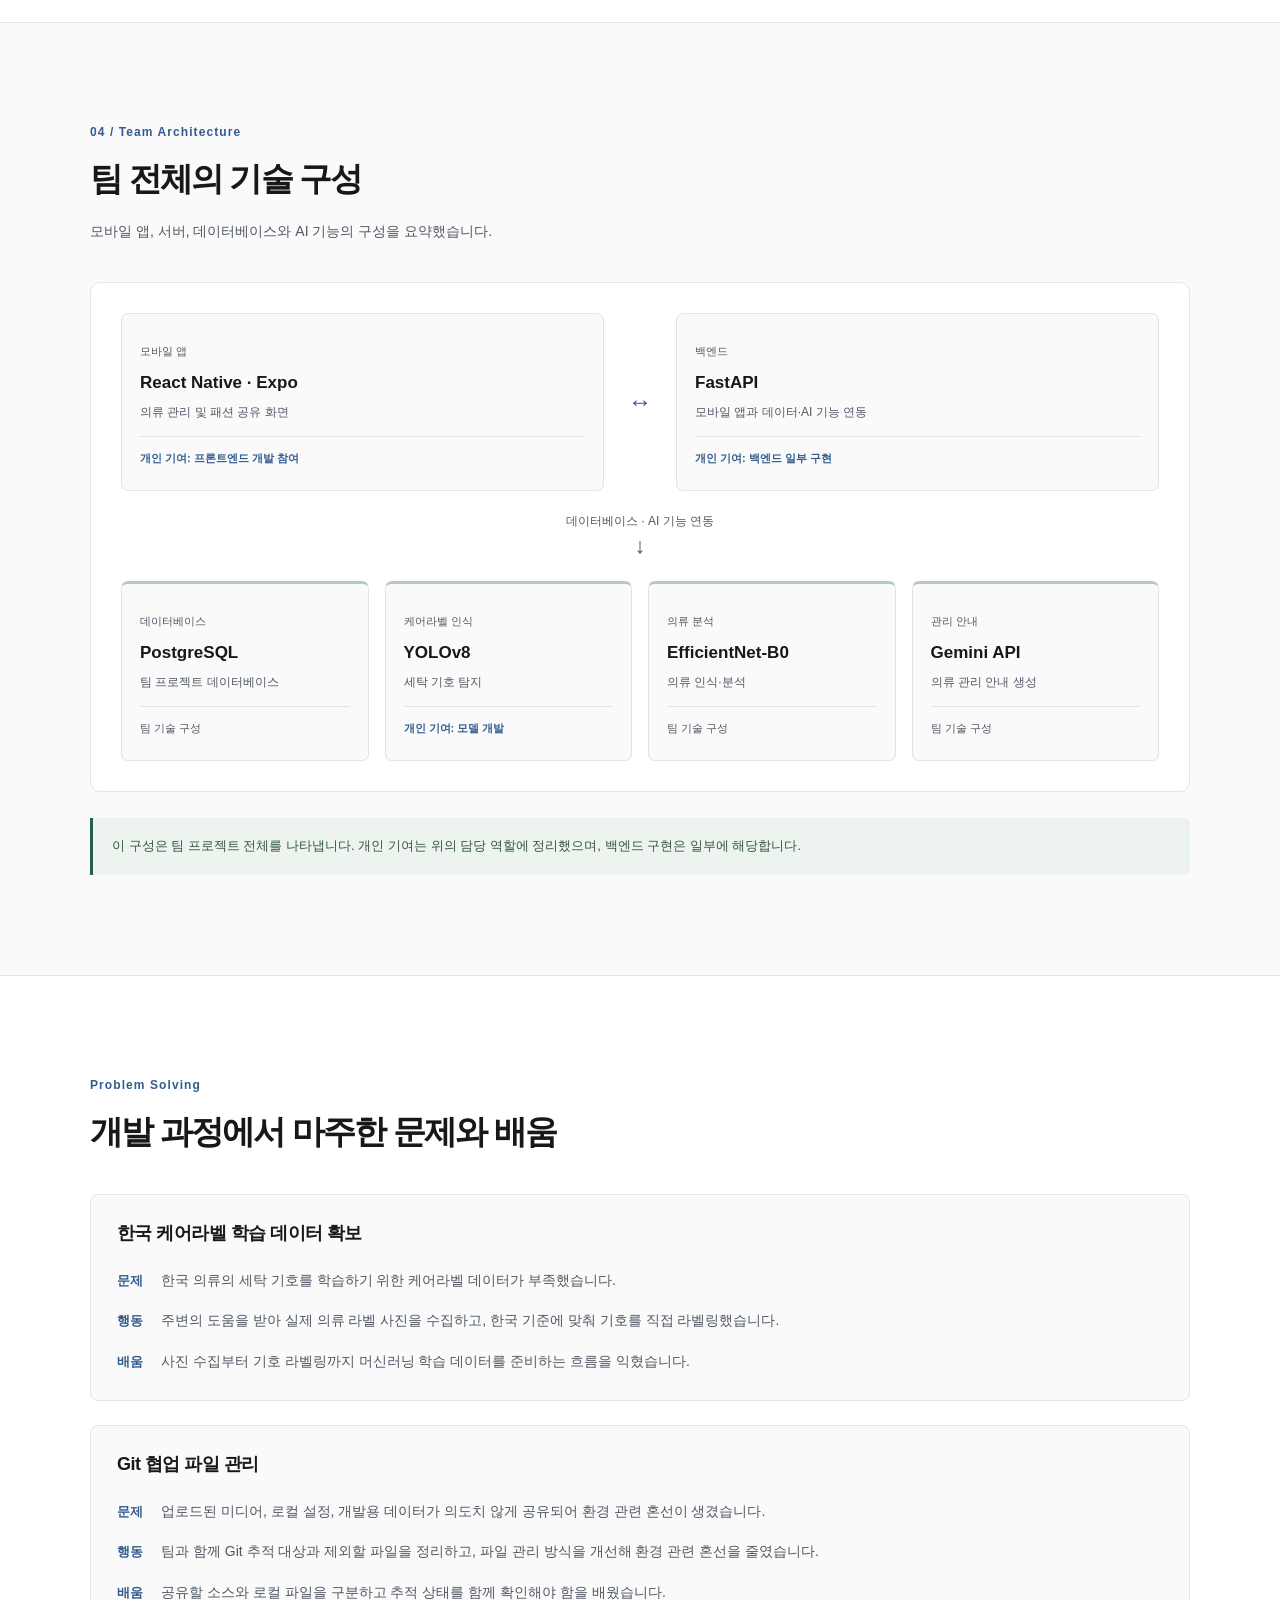
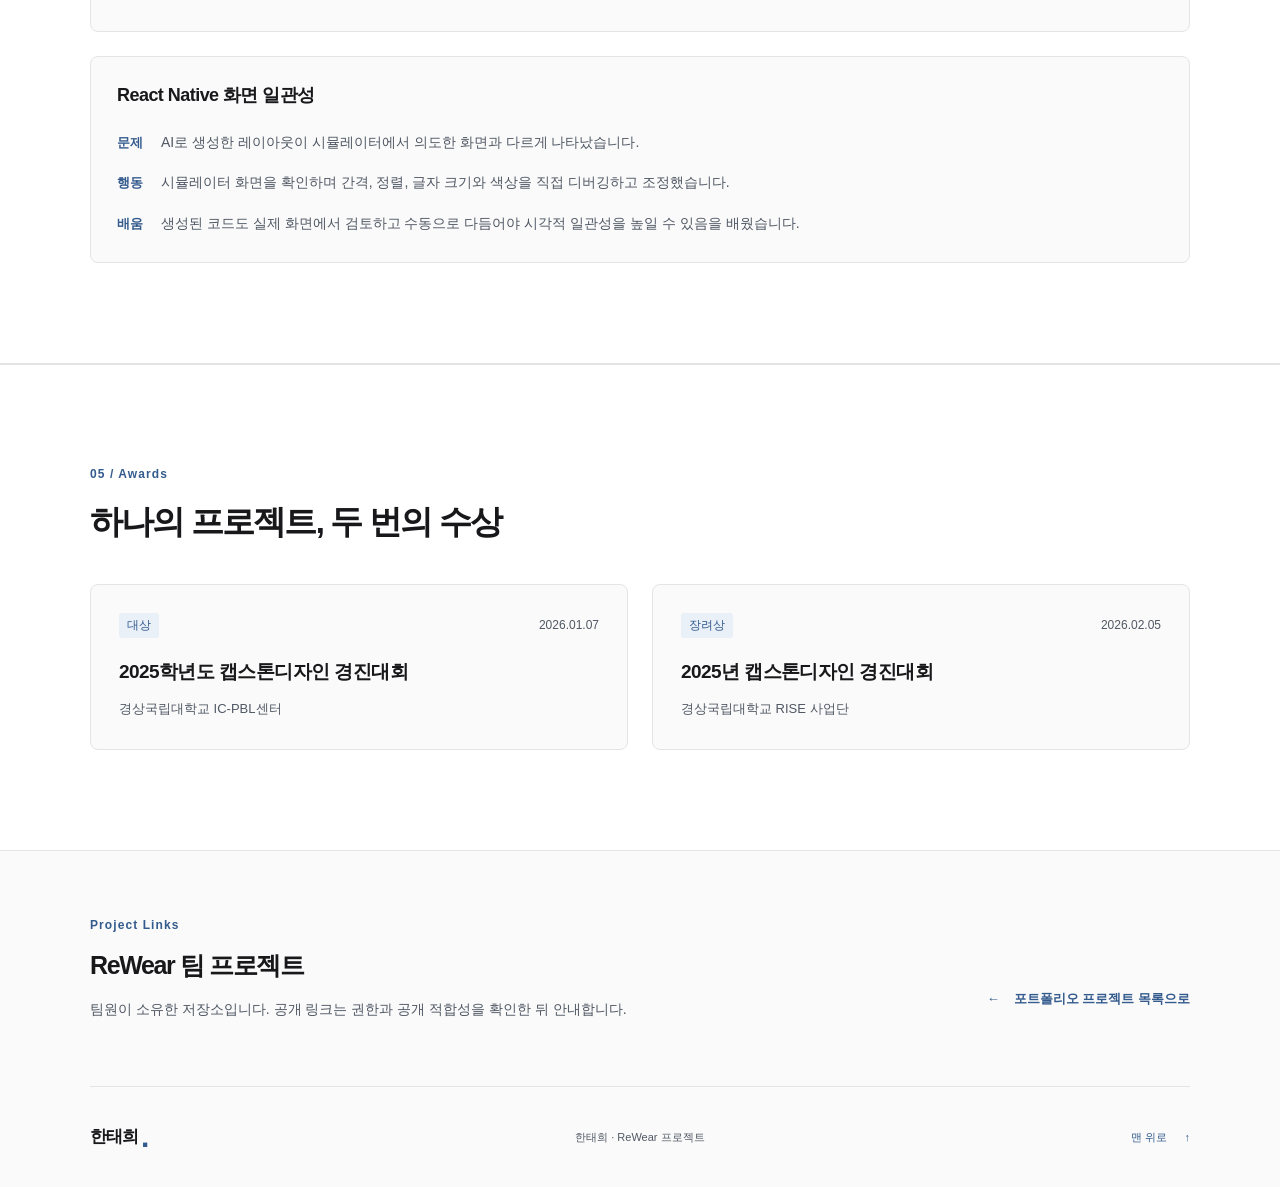
<file: projects/rewear.html>
<!doctype html>
<html lang="ko">
<head>
  <meta charset="utf-8">
  <meta name="viewport" content="width=device-width, initial-scale=1">
  <meta name="theme-color" content="#fafafa">
  <meta name="description" content="의류 관리와 지속 가능한 패션을 위한 팀 프로젝트 ReWear. 한태희가 담당한 모바일 프론트엔드, YOLOv8 세탁 기호 인식 모델, 백엔드 일부 구현을 소개합니다.">
  <title>ReWear · 한태희 포트폴리오</title>
  <link rel="stylesheet" href="../css/style.css">
  <script src="../js/main.js" defer></script>
</head>
<body class="rewear-page">
  <a class="skip-link" href="#main">본문으로 건너뛰기</a>
  <header class="site-header">
    <div class="container header-inner">
      <a class="wordmark" href="../index.html" aria-label="한태희 포트폴리오 홈으로">한태희<span aria-hidden="true">.</span></a>
      <button class="menu-toggle" type="button" aria-controls="site-nav" aria-expanded="false" hidden>메뉴 열기 <span aria-hidden="true">＋</span></button>
      <nav class="site-nav" id="site-nav" aria-label="ReWear 페이지 메뉴">
        <a href="#overview">프로젝트 소개</a>
        <a href="#contributions">담당 역할</a>
        <a href="#gallery">화면</a>
        <a href="#architecture">구조</a>
        <a href="#problem-solving">문제 해결</a>
        <a href="#awards">수상</a>
      </nav>
    </div>
  </header>

  <main id="main" tabindex="-1">
    <div class="container">
      <nav class="breadcrumb" aria-label="현재 위치"><ol><li><a href="../index.html">홈</a></li><li><a href="../index.html#projects">프로젝트</a></li><li aria-current="page">ReWear</li></ol></nav>
    </div>

    <section class="detail-hero container" aria-labelledby="project-title">
      <div class="detail-hero-copy">
        <p class="eyebrow rewear-label">의류 관리 · 지속 가능한 패션</p>
        <h1 id="project-title">Re<span class="rewear-colon">:</span>wear</h1>
        <p class="detail-tagline">옷을 관리하는 일부터,<br>다시 쓰는 방법까지.</p>
        <p class="detail-intro">세탁 기호 인식과 의류 관리, 재사용·업사이클링을 하나로 연결한 팀 모바일 프로젝트입니다.</p>
        <dl class="detail-facts"><div><dt>프로젝트 기간</dt><dd>2025.09–2025.12</dd></div><div><dt>참여 형태</dt><dd>팀 프로젝트</dd></div><div class="fact-role"><dt>담당 역할</dt><dd>로컬·카카오·Google 인증 및 모바일 주요 화면 · 카메라·갤러리 연동 · 백엔드 일부·DB 연동 · YOLOv8 모델 개발</dd></div></dl>
        <div class="detail-actions"><a class="button" href="#gallery">화면 살펴보기 <span aria-hidden="true">↓</span></a></div>
      </div>
      <div class="phone-trio" aria-hidden="true">
        <div class="phone-frame"><div class="phone-placeholder"><span>옷장</span><span>이미지 준비 중</span></div></div>
        <div class="phone-frame"><div class="phone-placeholder"><span>홈</span><span>이미지 준비 중</span></div></div>
        <div class="phone-frame"><div class="phone-placeholder"><span>라운지</span><span>이미지 준비 중</span></div></div>
        <p>공개 검토를 마친 실제 화면을 추가할 예정입니다.</p>
      </div>
      <ul class="detail-award-strip" aria-label="프로젝트 수상 요약"><li><span>대상</span> 2025학년도 캡스톤디자인 경진대회 <time datetime="2026-01-07">2026.01.07</time></li><li><span>장려상</span> 2025년 캡스톤디자인 경진대회 <time datetime="2026-02-05">2026.02.05</time></li></ul>
    </section>

    <section class="section section-white" id="overview" aria-labelledby="overview-title"><div class="container detail-split">
      <div class="section-heading"><p class="eyebrow">01 / Overview</p><h2 id="overview-title">의류 관리와 재사용을<br>하나의 앱에서</h2></div>
      <div class="detail-prose"><p>옷마다 다른 세탁 기호를 확인하고, 보유한 의류와 착용·세탁 일정을 함께 관리할 수 있도록 구성한 의류 관리 플랫폼입니다. 재사용과 업사이클링, 패션 공유를 위한 기능도 함께 다룹니다.</p><p>팀 프로젝트는 케어라벨 촬영·직접 선택, 옷장, 착용·세탁 캘린더와 알림, 재사용·업사이클링, 커뮤니티 기능으로 구성됩니다.</p><p class="ownership-note">아래 기능과 화면은 팀 전체의 결과물입니다. 제 개인 기여는 별도의 담당 역할에서 구분해 소개합니다.</p></div>
    </div></section>

    <section class="section container" id="contributions" aria-labelledby="contributions-title">
      <div class="section-heading"><p class="eyebrow">02 / My Contributions</p><h2 id="contributions-title">직접 담당한 기능과 설계</h2><p class="section-description">화면 개발부터 서비스 연동, 모델 개발까지 개인 기여를 정리했습니다.</p></div>
      <div class="rewear-contributions">
        <article><span class="strength-number" aria-hidden="true">01</span><h3>로컬 · 소셜 인증</h3><p>로컬 인증과 카카오·Google 로그인 기능을 개발했습니다.</p></article>
        <article><span class="strength-number" aria-hidden="true">02</span><h3>홈 · 옷장 · 캘린더</h3><p>홈·옷장·캘린더 화면을 개발하고, 카메라·갤러리를 통한 이미지 입력을 연동했습니다.</p></article>
        <article><span class="strength-number" aria-hidden="true">03</span><h3>나의 숲 구조 · UI</h3><p>게이미피케이션을 적용한 ‘나의 숲’ 탭의 전체 구조와 UI를 설계했습니다.</p></article>
        <article><span class="strength-number" aria-hidden="true">04</span><h3>재활용 · 업사이클링</h3><p>키워드 기반 YouTube 영상 검색과 즐겨찾기를 포함한 재활용·업사이클링 페이지를 개발했습니다.</p></article>
        <article><span class="strength-number" aria-hidden="true">05</span><h3>백엔드 · DB 연동</h3><p>백엔드 일부 구현과 앱·서버·데이터베이스 연동에 참여했습니다.</p></article>
        <article><span class="strength-number" aria-hidden="true">06</span><h3>세탁 기호 인식 모델</h3><p>YOLOv8 기반 케어라벨 세탁 기호 탐지 모델을 개발하고, 한국 기준에 맞춰 학습용 기호를 직접 라벨링했습니다.</p></article>
      </div>
      <p class="ownership-note contribution-boundary">‘나의 숲’의 담당 범위는 전체 구조·UI 설계이며, 게임 로직 전체의 구현을 의미하지 않습니다. EfficientNet-B0 의류 분석, Gemini API 연동, 커뮤니티는 팀 수준의 기능입니다.</p>
    </section>

    <section class="section section-white" id="gallery" aria-labelledby="gallery-title"><div class="container">
      <div class="section-heading heading-row"><div><p class="eyebrow">03 / Feature Gallery</p><h2 id="gallery-title">화면으로 살펴보는 ReWear</h2></div><p class="section-note">팀 프로젝트의 기능 소개<br>실제 화면은 공개 검토 후 추가합니다.</p></div>
      <div class="screen-gallery">
        <figure><div class="phone-frame screenshot-placeholder"><div class="phone-placeholder"><span>홈</span><span>실제 화면 준비 중</span></div></div><figcaption><span class="rewear-label">01 / 홈</span><h3>의류 관리의 시작점</h3><p>세탁 알림과 케어라벨 촬영·직접 선택, 등록 의류 썸네일과 주간 캘린더를 확인하는 화면입니다.</p></figcaption></figure>
        <figure><div class="phone-frame screenshot-placeholder"><div class="phone-placeholder"><span>옷장</span><span>실제 화면 준비 중</span></div></div><figcaption><span class="rewear-label">02 / 옷장</span><h3>등록한 옷을 한눈에</h3><p>의류 카테고리를 선택하고, 옷장에 등록된 의류를 카드 형태로 살펴보는 화면입니다.</p></figcaption></figure>
        <figure><div class="phone-frame screenshot-placeholder"><div class="phone-placeholder"><span>라운지</span><span>실제 화면 준비 중</span></div></div><figcaption><span class="rewear-label">03 / 라운지</span><h3>옷과 취향을 나누는 공간</h3><p>사용자 게시물과 좋아요·댓글을 통해 의류와 패션 정보를 공유하는 커뮤니티 화면입니다.</p></figcaption></figure>
      </div>
      <p class="gallery-note">개인정보와 공개 권한을 확인한 실제 화면을 추가할 예정입니다.</p>
    </div></section>

    <section class="section container" id="architecture" aria-labelledby="architecture-title">
      <div class="section-heading"><p class="eyebrow">04 / Team Architecture</p><h2 id="architecture-title">팀 전체의 기술 구성</h2><p class="section-description">모바일 앱, 서버, 데이터베이스와 AI 기능의 구성을 요약했습니다.</p></div>
      <div class="architecture-panel">
        <div class="architecture-main"><div class="architecture-node"><span class="architecture-label">모바일 앱</span><h3>React Native · Expo</h3><p>의류 관리 및 패션 공유 화면</p><span class="personal-scope">개인 기여: 프론트엔드 개발 참여</span></div><span class="architecture-connector" aria-label="앱과 서버 연동">↔</span><div class="architecture-node"><span class="architecture-label">백엔드</span><h3>FastAPI</h3><p>모바일 앱과 데이터·AI 기능 연동</p><span class="personal-scope">개인 기여: 백엔드 일부 구현</span></div></div>
        <p class="architecture-bridge">데이터베이스 · AI 기능 연동 <span aria-hidden="true">↓</span></p>
        <div class="architecture-services"><div class="architecture-node"><span class="architecture-label">데이터베이스</span><h3>PostgreSQL</h3><p>팀 프로젝트 데이터베이스</p><span class="team-scope">팀 기술 구성</span></div><div class="architecture-node"><span class="architecture-label">케어라벨 인식</span><h3>YOLOv8</h3><p>세탁 기호 탐지</p><span class="personal-scope">개인 기여: 모델 개발</span></div><div class="architecture-node"><span class="architecture-label">의류 분석</span><h3>EfficientNet-B0</h3><p>의류 인식·분석</p><span class="team-scope">팀 기술 구성</span></div><div class="architecture-node"><span class="architecture-label">관리 안내</span><h3>Gemini API</h3><p>의류 관리 안내 생성</p><span class="team-scope">팀 기술 구성</span></div></div>
      </div>
      <p class="ownership-note contribution-boundary">이 구성은 팀 프로젝트 전체를 나타냅니다. 개인 기여는 위의 담당 역할에 정리했으며, 백엔드 구현은 일부에 해당합니다.</p>
    </section>

    <section class="section section-white" id="problem-solving" aria-labelledby="problem-solving-title"><div class="container">
      <div class="section-heading"><p class="eyebrow">Problem Solving</p><h2 id="problem-solving-title">개발 과정에서 마주한 문제와 배움</h2></div>
      <div class="rewear-cases">
        <article><h3>한국 케어라벨 학습 데이터 확보</h3><dl>
          <div><dt>문제</dt><dd>한국 의류의 세탁 기호를 학습하기 위한 케어라벨 데이터가 부족했습니다.</dd></div>
          <div><dt>행동</dt><dd>주변의 도움을 받아 실제 의류 라벨 사진을 수집하고, 한국 기준에 맞춰 기호를 직접 라벨링했습니다.</dd></div>
          <div><dt>배움</dt><dd>사진 수집부터 기호 라벨링까지 머신러닝 학습 데이터를 준비하는 흐름을 익혔습니다.</dd></div>
        </dl></article>
        <article><h3>Git 협업 파일 관리</h3><dl>
          <div><dt>문제</dt><dd>업로드된 미디어, 로컬 설정, 개발용 데이터가 의도치 않게 공유되어 환경 관련 혼선이 생겼습니다.</dd></div>
          <div><dt>행동</dt><dd>팀과 함께 Git 추적 대상과 제외할 파일을 정리하고, 파일 관리 방식을 개선해 환경 관련 혼선을 줄였습니다.</dd></div>
          <div><dt>배움</dt><dd>공유할 소스와 로컬 파일을 구분하고 추적 상태를 함께 확인해야 함을 배웠습니다.</dd></div>
        </dl></article>
        <article><h3>React Native 화면 일관성</h3><dl>
          <div><dt>문제</dt><dd>AI로 생성한 레이아웃이 시뮬레이터에서 의도한 화면과 다르게 나타났습니다.</dd></div>
          <div><dt>행동</dt><dd>시뮬레이터 화면을 확인하며 간격, 정렬, 글자 크기와 색상을 직접 디버깅하고 조정했습니다.</dd></div>
          <div><dt>배움</dt><dd>생성된 코드도 실제 화면에서 검토하고 수동으로 다듬어야 시각적 일관성을 높일 수 있음을 배웠습니다.</dd></div>
        </dl></article>
      </div>
    </div></section>

    <section class="section section-white" id="awards" aria-labelledby="awards-title"><div class="container">
      <div class="section-heading"><p class="eyebrow">05 / Awards</p><h2 id="awards-title">하나의 프로젝트, 두 번의 수상</h2></div>
      <div class="rewear-awards"><article><div class="detail-award-meta"><span class="prize">대상</span><time datetime="2026-01-07">2026.01.07</time></div><h3>2025학년도 캡스톤디자인 경진대회</h3><p>경상국립대학교 IC-PBL센터</p></article><article><div class="detail-award-meta"><span class="prize">장려상</span><time datetime="2026-02-05">2026.02.05</time></div><h3>2025년 캡스톤디자인 경진대회</h3><p>경상국립대학교 RISE 사업단</p></article></div>
    </div></section>

    <section class="container detail-closing" aria-labelledby="links-title"><div><p class="eyebrow">Project Links</p><h2 id="links-title">ReWear 팀 프로젝트</h2><p>팀원이 소유한 저장소입니다. 공개 링크는 권한과 공개 적합성을 확인한 뒤 안내합니다.</p></div><a class="detail-back-link" href="../index.html#projects"><span aria-hidden="true">←</span> 포트폴리오 프로젝트 목록으로</a></section>
  </main>
  <footer class="site-footer container"><a class="wordmark" href="../index.html" aria-label="한태희 포트폴리오 홈으로">한태희<span aria-hidden="true">.</span></a><p>한태희 · ReWear 프로젝트</p><a class="back-top" href="#main">맨 위로 <span aria-hidden="true">↑</span></a></footer>
</body>
</html>
</file>
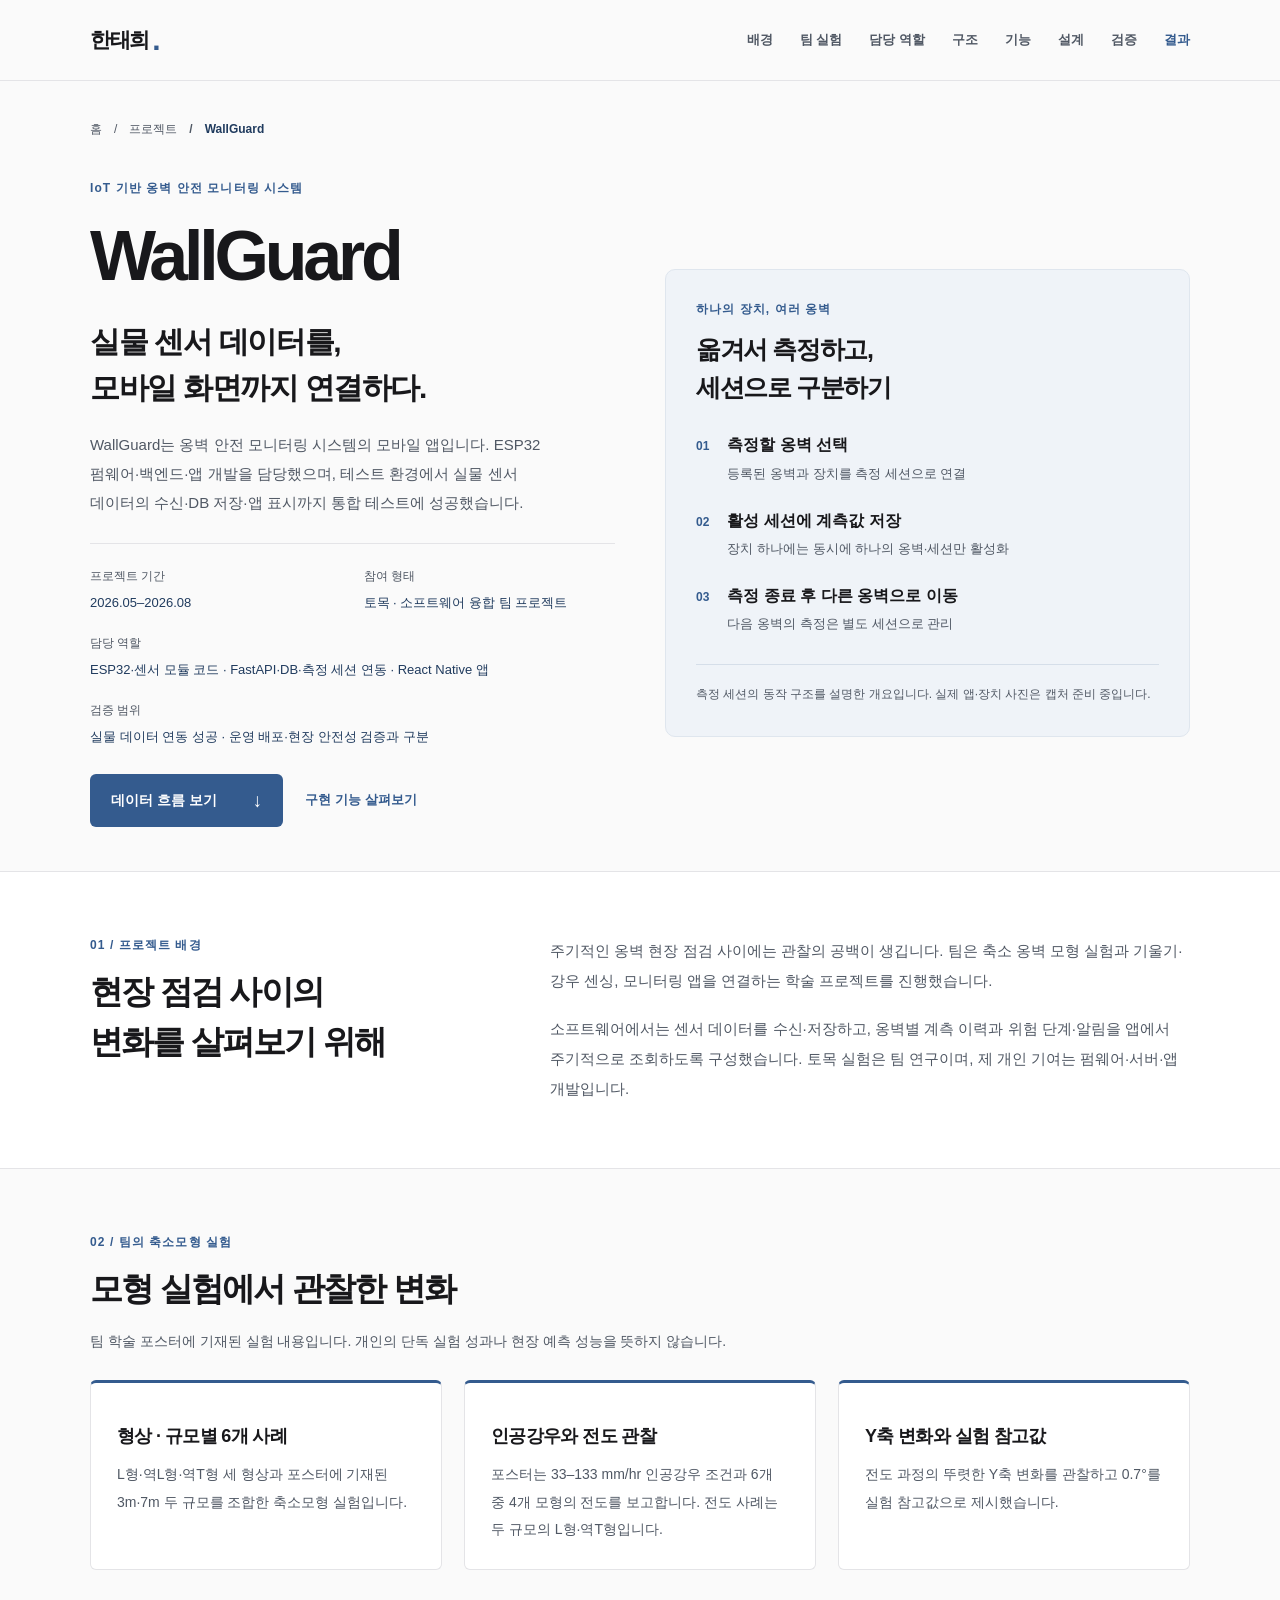
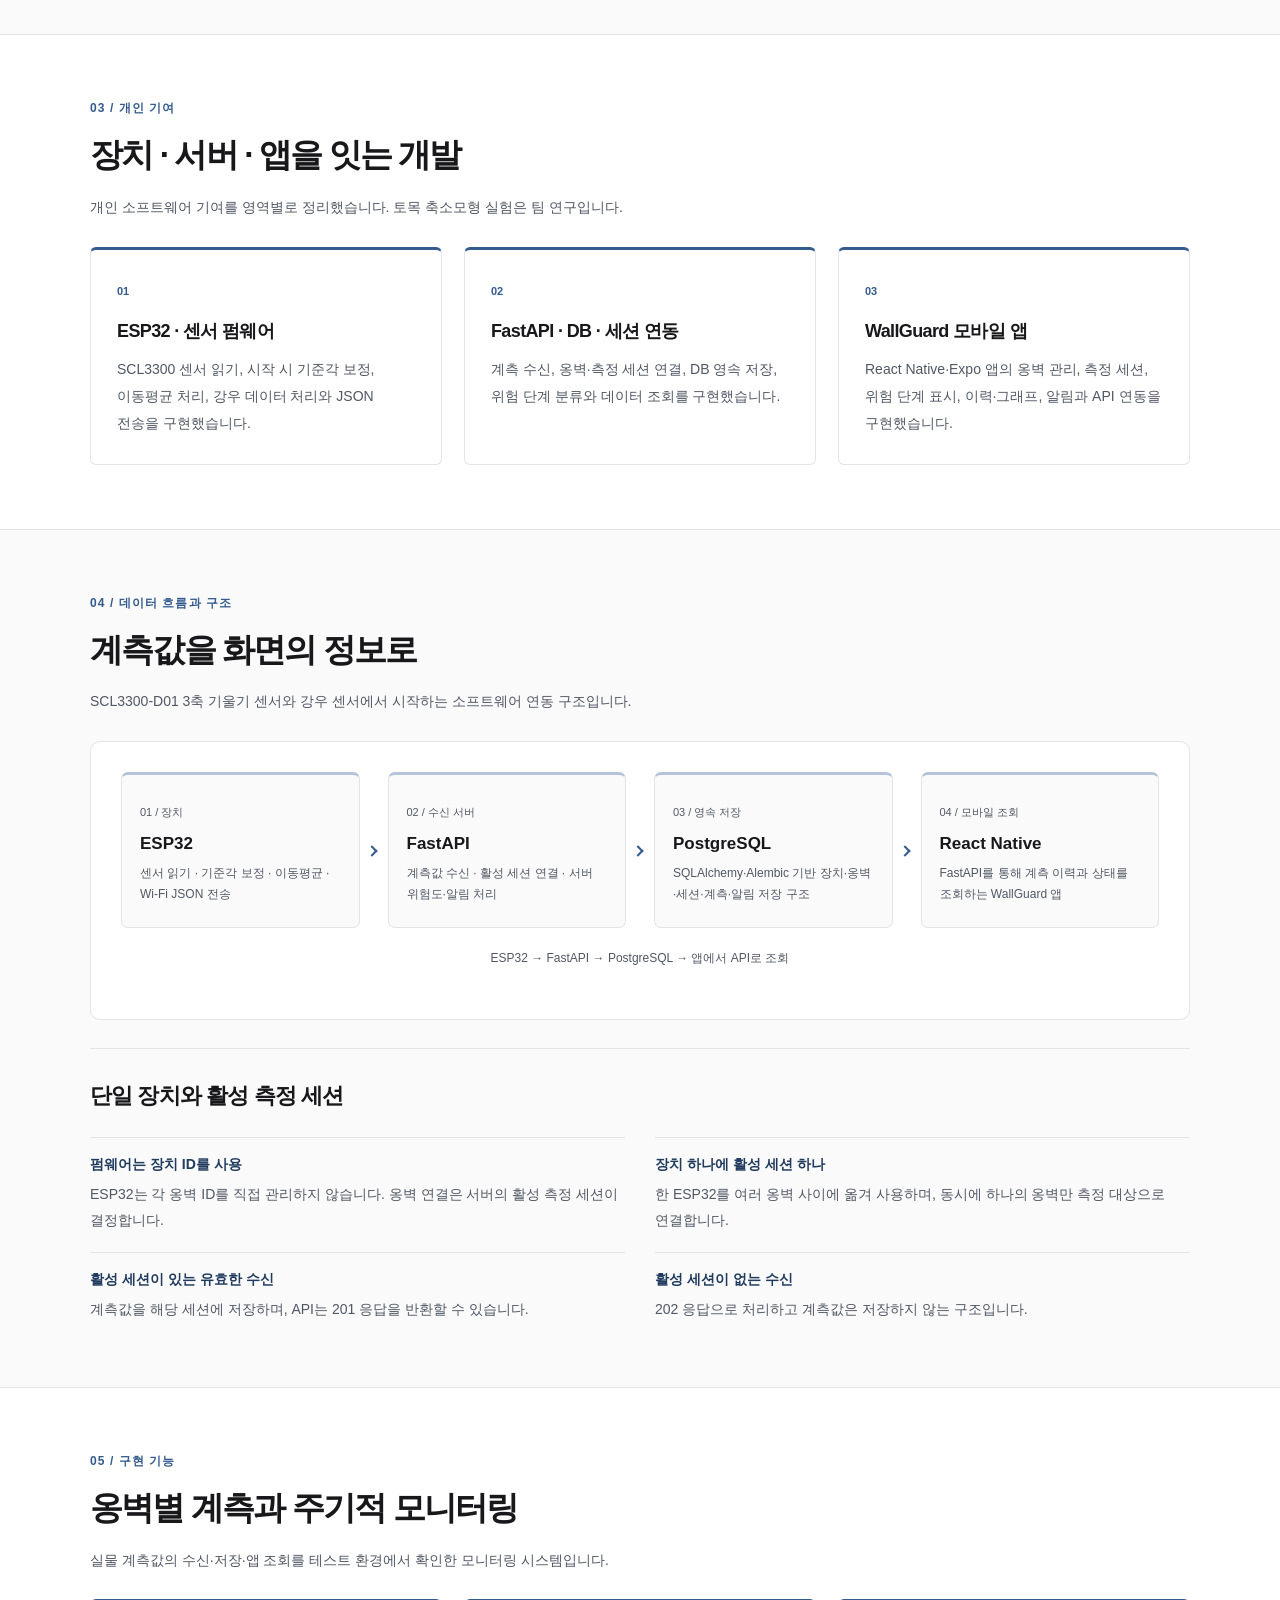
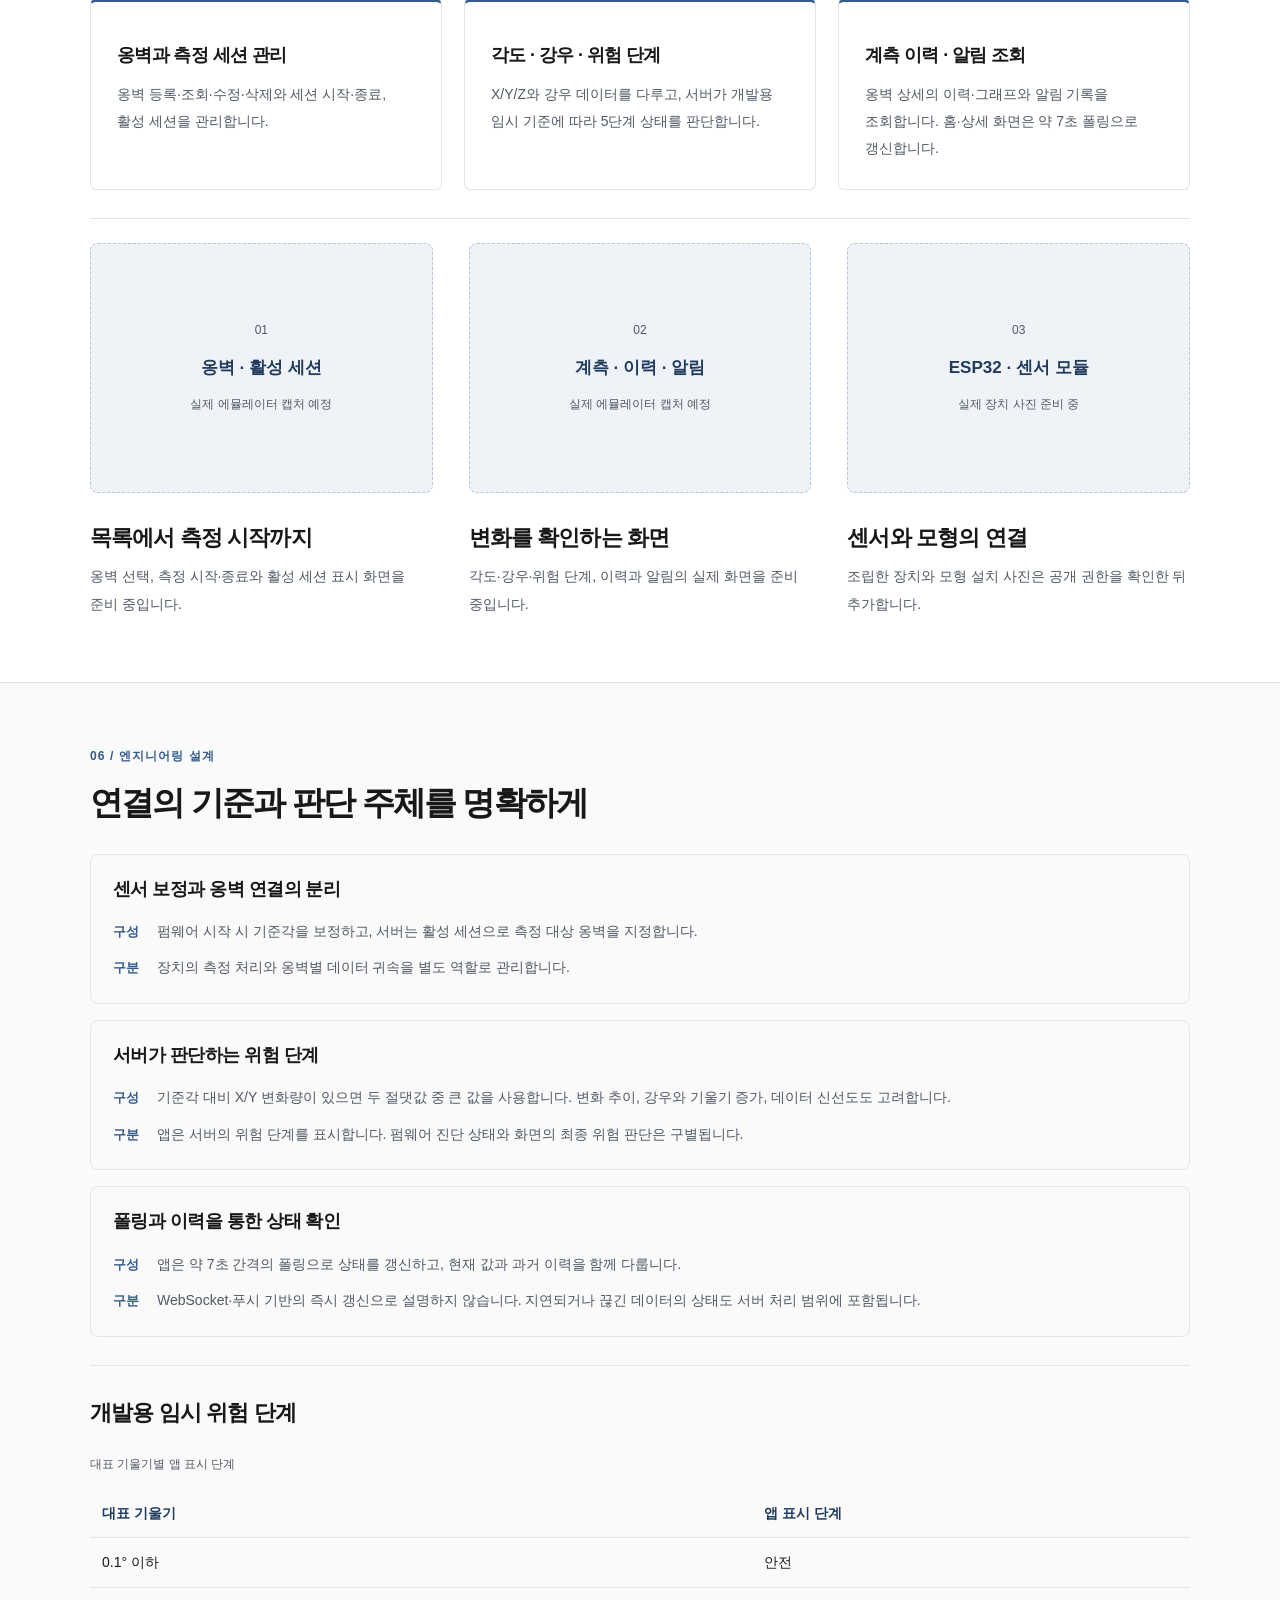
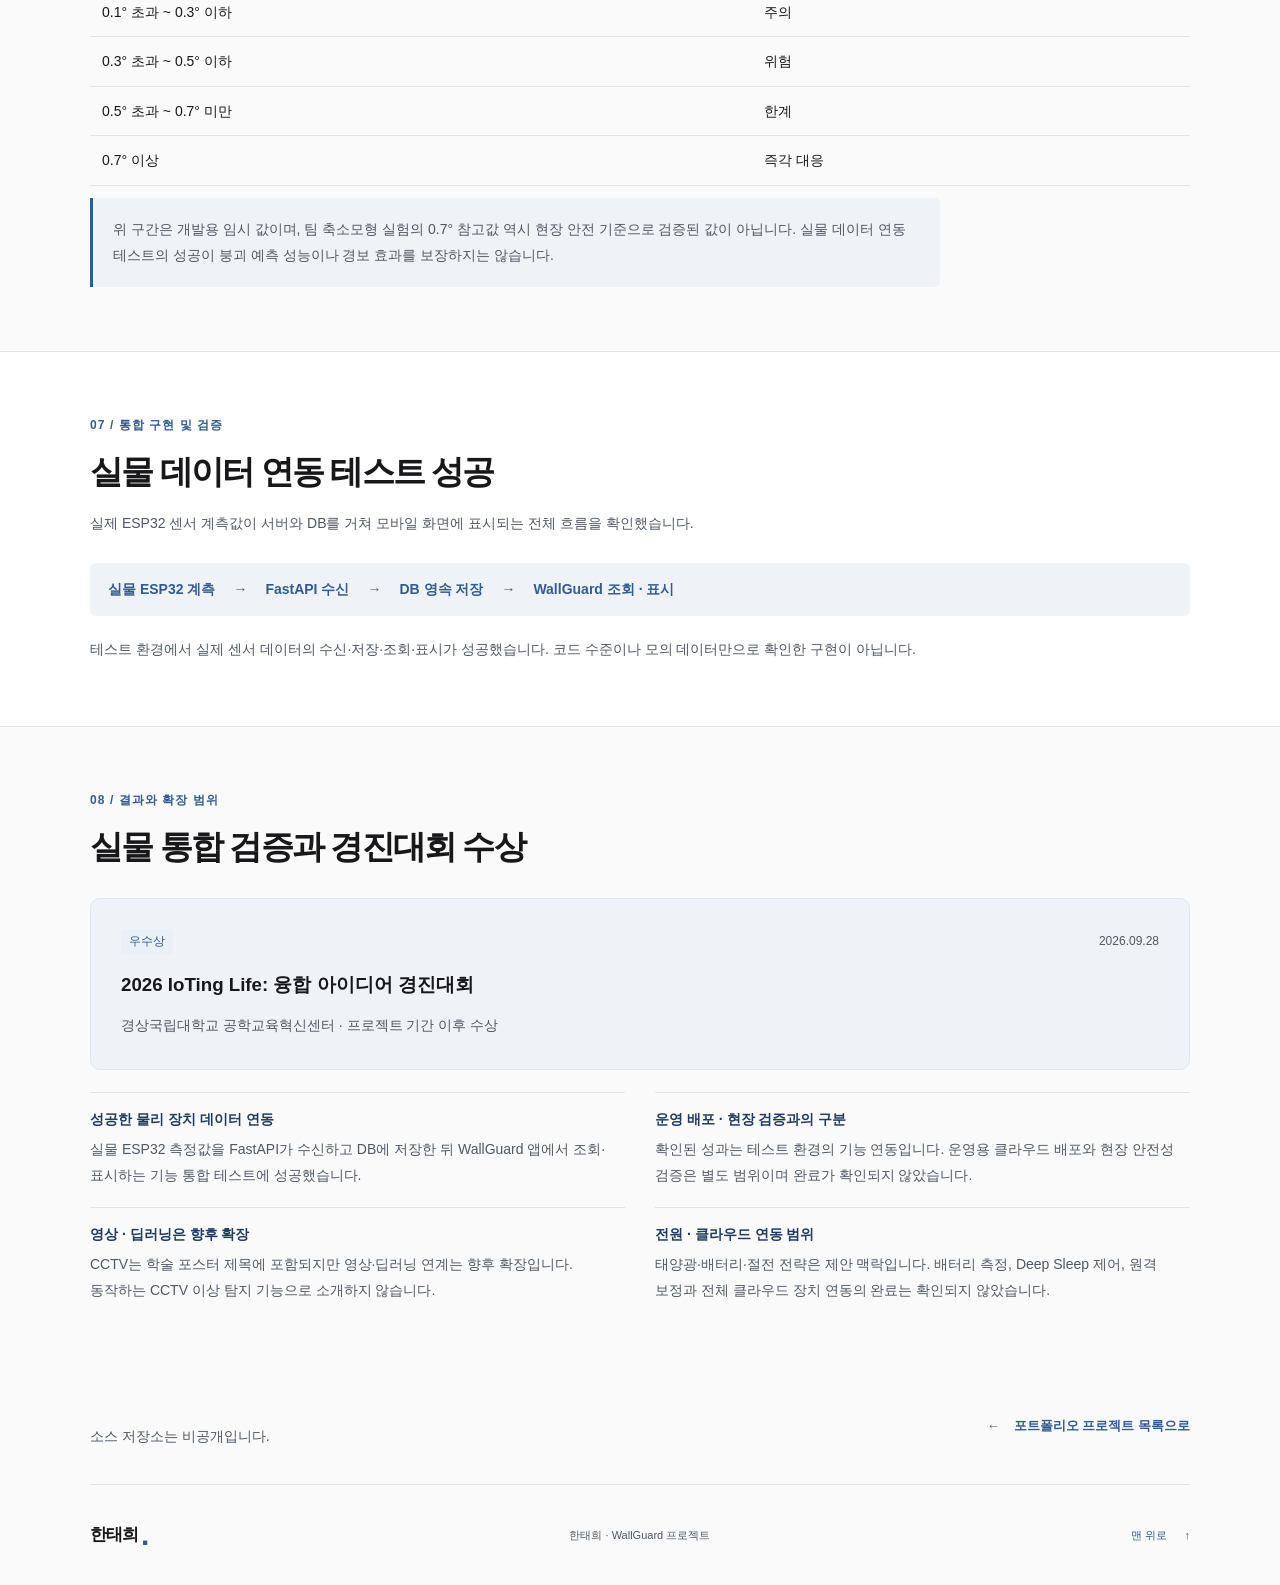
<file: projects/wallguard.html>
<!doctype html>
<html lang="ko">
<head>
  <meta charset="utf-8">
  <meta name="viewport" content="width=device-width, initial-scale=1">
  <meta name="theme-color" content="#fafafa">
  <meta name="description" content="IoT 기반 옹벽 안전 모니터링 시스템의 앱 WallGuard. 한태희가 담당한 ESP32 펌웨어, FastAPI·PostgreSQL, React Native 연동과 단일 장치의 측정 세션 구조를 소개합니다.">
  <title>WallGuard · 한태희 포트폴리오</title>
  <link rel="stylesheet" href="../css/style.css">
  <script src="../js/main.js" defer></script>
</head>
<body class="wallguard-page">
  <a class="skip-link" href="#main">본문으로 건너뛰기</a>
  <header class="site-header"><div class="container header-inner">
    <a class="wordmark" href="../index.html" aria-label="한태희 포트폴리오 홈으로">한태희<span aria-hidden="true">.</span></a>
    <button class="menu-toggle" type="button" aria-controls="site-nav" aria-expanded="false" hidden>메뉴 열기 <span aria-hidden="true">＋</span></button>
    <nav class="site-nav" id="site-nav" aria-label="WallGuard 페이지 메뉴"><a href="#background">배경</a><a href="#team-experiment">팀 실험</a><a href="#contributions">담당 역할</a><a href="#architecture">구조</a><a href="#features">기능</a><a href="#engineering">설계</a><a href="#integration-verification">검증</a><a href="#outcome">결과</a></nav>
  </div></header>

  <main id="main" tabindex="-1">
    <div class="container"><nav class="breadcrumb" aria-label="현재 위치"><ol><li><a href="../index.html">홈</a></li><li><a href="../index.html#projects">프로젝트</a></li><li aria-current="page">WallGuard</li></ol></nav></div>

    <section class="detail-hero container" aria-labelledby="project-title">
      <div class="detail-hero-copy"><p class="eyebrow">IoT 기반 옹벽 안전 모니터링 시스템</p><h1 id="project-title">WallGuard</h1><p class="detail-tagline">실물 센서 데이터를,<br>모바일 화면까지 연결하다.</p><p class="detail-intro">WallGuard는 옹벽 안전 모니터링 시스템의 모바일 앱입니다. ESP32 펌웨어·백엔드·앱 개발을 담당했으며, 테스트 환경에서 실물 센서 데이터의 수신·DB 저장·앱 표시까지 통합 테스트에 성공했습니다.</p>
        <dl class="detail-facts"><div><dt>프로젝트 기간</dt><dd>2026.05–2026.08</dd></div><div><dt>참여 형태</dt><dd>토목 · 소프트웨어 융합 팀 프로젝트</dd></div><div class="fact-role"><dt>담당 역할</dt><dd>ESP32·센서 모듈 코드 · FastAPI·DB·측정 세션 연동 · React Native 앱</dd></div><div class="fact-role"><dt>검증 범위</dt><dd>실물 데이터 연동 성공 · 운영 배포·현장 안전성 검증과 구분</dd></div></dl>
        <div class="detail-actions"><a class="button" href="#architecture">데이터 흐름 보기 <span aria-hidden="true">↓</span></a><a class="text-link" href="#features">구현 기능 살펴보기</a></div>
      </div>
      <aside class="detail-summary" aria-labelledby="workflow-title"><p class="eyebrow">하나의 장치, 여러 옹벽</p><h2 id="workflow-title">옮겨서 측정하고,<br>세션으로 구분하기</h2><ol class="service-flow"><li><span aria-hidden="true">01</span><div><h3>측정할 옹벽 선택</h3><p>등록된 옹벽과 장치를 측정 세션으로 연결</p></div></li><li><span aria-hidden="true">02</span><div><h3>활성 세션에 계측값 저장</h3><p>장치 하나에는 동시에 하나의 옹벽·세션만 활성화</p></div></li><li><span aria-hidden="true">03</span><div><h3>측정 종료 후 다른 옹벽으로 이동</h3><p>다음 옹벽의 측정은 별도 세션으로 관리</p></div></li></ol><p class="summary-note">측정 세션의 동작 구조를 설명한 개요입니다. 실제 앱·장치 사진은 캡처 준비 중입니다.</p></aside>
    </section>

    <section class="section section-white" id="background" aria-labelledby="background-title"><div class="container detail-split"><div class="section-heading"><p class="eyebrow">01 / 프로젝트 배경</p><h2 id="background-title">현장 점검 사이의<br>변화를 살펴보기 위해</h2></div><div class="detail-prose"><p>주기적인 옹벽 현장 점검 사이에는 관찰의 공백이 생깁니다. 팀은 축소 옹벽 모형 실험과 기울기·강우 센싱, 모니터링 앱을 연결하는 학술 프로젝트를 진행했습니다.</p><p>소프트웨어에서는 센서 데이터를 수신·저장하고, 옹벽별 계측 이력과 위험 단계·알림을 앱에서 주기적으로 조회하도록 구성했습니다. 토목 실험은 팀 연구이며, 제 개인 기여는 펌웨어·서버·앱 개발입니다.</p></div></div></section>

    <section class="section container" id="team-experiment" aria-labelledby="experiment-title"><div class="section-heading"><p class="eyebrow">02 / 팀의 축소모형 실험</p><h2 id="experiment-title">모형 실험에서 관찰한 변화</h2><p class="section-description">팀 학술 포스터에 기재된 실험 내용입니다. 개인의 단독 실험 성과나 현장 예측 성능을 뜻하지 않습니다.</p></div><div class="contribution-grid">
      <article><h3>형상 · 규모별 6개 사례</h3><p>L형·역L형·역T형 세 형상과 포스터에 기재된 3m·7m 두 규모를 조합한 축소모형 실험입니다.</p></article>
      <article><h3>인공강우와 전도 관찰</h3><p>포스터는 33–133 mm/hr 인공강우 조건과 6개 중 4개 모형의 전도를 보고합니다. 전도 사례는 두 규모의 L형·역T형입니다.</p></article>
      <article><h3>Y축 변화와 실험 참고값</h3><p>전도 과정의 뚜렷한 Y축 변화를 관찰하고 0.7°를 실험 참고값으로 제시했습니다.</p></article>
    </div></section>

    <section class="section section-white" id="contributions" aria-labelledby="contributions-title"><div class="container"><div class="section-heading"><p class="eyebrow">03 / 개인 기여</p><h2 id="contributions-title">장치 · 서버 · 앱을 잇는 개발</h2><p class="section-description">개인 소프트웨어 기여를 영역별로 정리했습니다. 토목 축소모형 실험은 팀 연구입니다.</p></div><div class="contribution-grid">
      <article><span class="strength-number" aria-hidden="true">01</span><h3>ESP32 · 센서 펌웨어</h3><p>SCL3300 센서 읽기, 시작 시 기준각 보정, 이동평균 처리, 강우 데이터 처리와 JSON 전송을 구현했습니다.</p></article>
      <article><span class="strength-number" aria-hidden="true">02</span><h3>FastAPI · DB · 세션 연동</h3><p>계측 수신, 옹벽·측정 세션 연결, DB 영속 저장, 위험 단계 분류와 데이터 조회를 구현했습니다.</p></article>
      <article><span class="strength-number" aria-hidden="true">03</span><h3>WallGuard 모바일 앱</h3><p>React Native·Expo 앱의 옹벽 관리, 측정 세션, 위험 단계 표시, 이력·그래프, 알림과 API 연동을 구현했습니다.</p></article>
    </div></div></section>

    <section class="section container" id="architecture" aria-labelledby="architecture-title"><div class="section-heading"><p class="eyebrow">04 / 데이터 흐름과 구조</p><h2 id="architecture-title">계측값을 화면의 정보로</h2><p class="section-description">SCL3300-D01 3축 기울기 센서와 강우 센서에서 시작하는 소프트웨어 연동 구조입니다.</p></div><div class="architecture-panel">
      <ol class="architecture-services"><li class="architecture-node"><span class="architecture-label">01 / 장치</span><h3>ESP32</h3><p>센서 읽기 · 기준각 보정 · 이동평균 · Wi-Fi JSON 전송</p></li><li class="architecture-node"><span class="architecture-label">02 / 수신 서버</span><h3>FastAPI</h3><p>계측값 수신 · 활성 세션 연결 · 서버 위험도·알림 처리</p></li><li class="architecture-node"><span class="architecture-label">03 / 영속 저장</span><h3>PostgreSQL</h3><p>SQLAlchemy·Alembic 기반 장치·옹벽·세션·계측·알림 저장 구조</p></li><li class="architecture-node"><span class="architecture-label">04 / 모바일 조회</span><h3>React Native</h3><p>FastAPI를 통해 계측 이력과 상태를 조회하는 WallGuard 앱</p></li></ol>
      <p class="architecture-bridge">ESP32 → FastAPI → PostgreSQL → 앱에서 API로 조회</p>
    </div>
      <section class="detail-subsection" aria-labelledby="session-title"><div class="subsection-heading"><h3 id="session-title">단일 장치와 활성 측정 세션</h3></div><dl class="settings-grid">
        <div><dt>펌웨어는 장치 ID를 사용</dt><dd>ESP32는 각 옹벽 ID를 직접 관리하지 않습니다. 옹벽 연결은 서버의 활성 측정 세션이 결정합니다.</dd></div>
        <div><dt>장치 하나에 활성 세션 하나</dt><dd>한 ESP32를 여러 옹벽 사이에 옮겨 사용하며, 동시에 하나의 옹벽만 측정 대상으로 연결합니다.</dd></div>
        <div><dt>활성 세션이 있는 유효한 수신</dt><dd>계측값을 해당 세션에 저장하며, API는 201 응답을 반환할 수 있습니다.</dd></div>
        <div><dt>활성 세션이 없는 수신</dt><dd>202 응답으로 처리하고 계측값은 저장하지 않는 구조입니다.</dd></div>
      </dl></section>
    </section>

    <section class="section section-white" id="features" aria-labelledby="features-title"><div class="container"><div class="section-heading"><p class="eyebrow">05 / 구현 기능</p><h2 id="features-title">옹벽별 계측과 주기적 모니터링</h2><p class="section-description">실물 계측값의 수신·저장·앱 조회를 테스트 환경에서 확인한 모니터링 시스템입니다.</p></div><div class="contribution-grid">
      <article><h3>옹벽과 측정 세션 관리</h3><p>옹벽 등록·조회·수정·삭제와 세션 시작·종료, 활성 세션을 관리합니다.</p></article>
      <article><h3>각도 · 강우 · 위험 단계</h3><p>X/Y/Z와 강우 데이터를 다루고, 서버가 개발용 임시 기준에 따라 5단계 상태를 판단합니다.</p></article>
      <article><h3>계측 이력 · 알림 조회</h3><p>옹벽 상세의 이력·그래프와 알림 기록을 조회합니다. 홈·상세 화면은 약 7초 폴링으로 갱신합니다.</p></article>
    </div><div class="detail-subsection"><div class="screen-gallery">
      <figure><div class="capture-placeholder"><span aria-hidden="true">01</span><p>옹벽 · 활성 세션</p><span>실제 에뮬레이터 캡처 예정</span></div><figcaption><h3>목록에서 측정 시작까지</h3><p>옹벽 선택, 측정 시작·종료와 활성 세션 표시 화면을 준비 중입니다.</p></figcaption></figure>
      <figure><div class="capture-placeholder"><span aria-hidden="true">02</span><p>계측 · 이력 · 알림</p><span>실제 에뮬레이터 캡처 예정</span></div><figcaption><h3>변화를 확인하는 화면</h3><p>각도·강우·위험 단계, 이력과 알림의 실제 화면을 준비 중입니다.</p></figcaption></figure>
      <figure><div class="capture-placeholder"><span aria-hidden="true">03</span><p>ESP32 · 센서 모듈</p><span>실제 장치 사진 준비 중</span></div><figcaption><h3>센서와 모형의 연결</h3><p>조립한 장치와 모형 설치 사진은 공개 권한을 확인한 뒤 추가합니다.</p></figcaption></figure>
    </div></div></div></section>

    <section class="section container" id="engineering" aria-labelledby="engineering-title"><div class="section-heading"><p class="eyebrow">06 / 엔지니어링 설계</p><h2 id="engineering-title">연결의 기준과 판단 주체를 명확하게</h2></div><div class="case-list">
      <article><h3>센서 보정과 옹벽 연결의 분리</h3><dl><div><dt>구성</dt><dd>펌웨어 시작 시 기준각을 보정하고, 서버는 활성 세션으로 측정 대상 옹벽을 지정합니다.</dd></div><div><dt>구분</dt><dd>장치의 측정 처리와 옹벽별 데이터 귀속을 별도 역할로 관리합니다.</dd></div></dl></article>
      <article><h3>서버가 판단하는 위험 단계</h3><dl><div><dt>구성</dt><dd>기준각 대비 X/Y 변화량이 있으면 두 절댓값 중 큰 값을 사용합니다. 변화 추이, 강우와 기울기 증가, 데이터 신선도도 고려합니다.</dd></div><div><dt>구분</dt><dd>앱은 서버의 위험 단계를 표시합니다. 펌웨어 진단 상태와 화면의 최종 위험 판단은 구별됩니다.</dd></div></dl></article>
      <article><h3>폴링과 이력을 통한 상태 확인</h3><dl><div><dt>구성</dt><dd>앱은 약 7초 간격의 폴링으로 상태를 갱신하고, 현재 값과 과거 이력을 함께 다룹니다.</dd></div><div><dt>구분</dt><dd>WebSocket·푸시 기반의 즉시 갱신으로 설명하지 않습니다. 지연되거나 끊긴 데이터의 상태도 서버 처리 범위에 포함됩니다.</dd></div></dl></article>
    </div>
      <section class="detail-subsection" aria-labelledby="threshold-title"><div class="subsection-heading"><h3 id="threshold-title">개발용 임시 위험 단계</h3></div><table class="risk-table"><caption>대표 기울기별 앱 표시 단계</caption><thead><tr><th scope="col">대표 기울기</th><th scope="col">앱 표시 단계</th></tr></thead><tbody><tr><td>0.1° 이하</td><td>안전</td></tr><tr><td>0.1° 초과 ~ 0.3° 이하</td><td>주의</td></tr><tr><td>0.3° 초과 ~ 0.5° 이하</td><td>위험</td></tr><tr><td>0.5° 초과 ~ 0.7° 미만</td><td>한계</td></tr><tr><td>0.7° 이상</td><td>즉각 대응</td></tr></tbody></table><p class="detail-note">위 구간은 개발용 임시 값이며, 팀 축소모형 실험의 0.7° 참고값 역시 현장 안전 기준으로 검증된 값이 아닙니다. 실물 데이터 연동 테스트의 성공이 붕괴 예측 성능이나 경보 효과를 보장하지는 않습니다.</p></section>
    </section>

    <section class="section section-white" id="integration-verification" aria-labelledby="integration-title"><div class="container"><div class="section-heading"><p class="eyebrow">07 / 통합 구현 및 검증</p><h2 id="integration-title">실물 데이터 연동 테스트 성공</h2><p class="section-description">실제 ESP32 센서 계측값이 서버와 DB를 거쳐 모바일 화면에 표시되는 전체 흐름을 확인했습니다.</p></div><ol class="recommendation-flow" aria-label="검증된 실물 데이터 연동 흐름"><li>실물 ESP32 계측 <span aria-hidden="true">→</span></li><li>FastAPI 수신 <span aria-hidden="true">→</span></li><li>DB 영속 저장 <span aria-hidden="true">→</span></li><li>WallGuard 조회 · 표시</li></ol><p class="verification-context">테스트 환경에서 실제 센서 데이터의 수신·저장·조회·표시가 성공했습니다. 코드 수준이나 모의 데이터만으로 확인한 구현이 아닙니다.</p></div></section>

    <section class="section container" id="outcome" aria-labelledby="outcome-title"><div class="section-heading"><p class="eyebrow">08 / 결과와 확장 범위</p><h2 id="outcome-title">실물 통합 검증과 경진대회 수상</h2></div><article class="detail-summary"><div class="detail-award-meta"><span class="prize">우수상</span><time datetime="2026-09-28">2026.09.28</time></div><h3>2026 IoTing Life: 융합 아이디어 경진대회</h3><p class="section-description">경상국립대학교 공학교육혁신센터 · 프로젝트 기간 이후 수상</p></article><dl class="settings-grid">
      <div><dt>성공한 물리 장치 데이터 연동</dt><dd>실물 ESP32 측정값을 FastAPI가 수신하고 DB에 저장한 뒤 WallGuard 앱에서 조회·표시하는 기능 통합 테스트에 성공했습니다.</dd></div>
      <div><dt>운영 배포 · 현장 검증과의 구분</dt><dd>확인된 성과는 테스트 환경의 기능 연동입니다. 운영용 클라우드 배포와 현장 안전성 검증은 별도 범위이며 완료가 확인되지 않았습니다.</dd></div>
      <div><dt>영상 · 딥러닝은 향후 확장</dt><dd>CCTV는 학술 포스터 제목에 포함되지만 영상·딥러닝 연계는 향후 확장입니다. 동작하는 CCTV 이상 탐지 기능으로 소개하지 않습니다.</dd></div>
      <div><dt>전원 · 클라우드 연동 범위</dt><dd>태양광·배터리·절전 전략은 제안 맥락입니다. 배터리 측정, Deep Sleep 제어, 원격 보정과 전체 클라우드 장치 연동의 완료는 확인되지 않았습니다.</dd></div>
    </dl></section>

    <div class="container detail-closing"><p>소스 저장소는 비공개입니다.</p><a class="detail-back-link" href="../index.html#projects"><span aria-hidden="true">←</span> 포트폴리오 프로젝트 목록으로</a></div>
  </main>
  <footer class="site-footer container"><a class="wordmark" href="../index.html" aria-label="한태희 포트폴리오 홈으로">한태희<span aria-hidden="true">.</span></a><p>한태희 · WallGuard 프로젝트</p><a class="back-top" href="#main">맨 위로 <span aria-hidden="true">↑</span></a></footer>
</body>
</html>
</file>
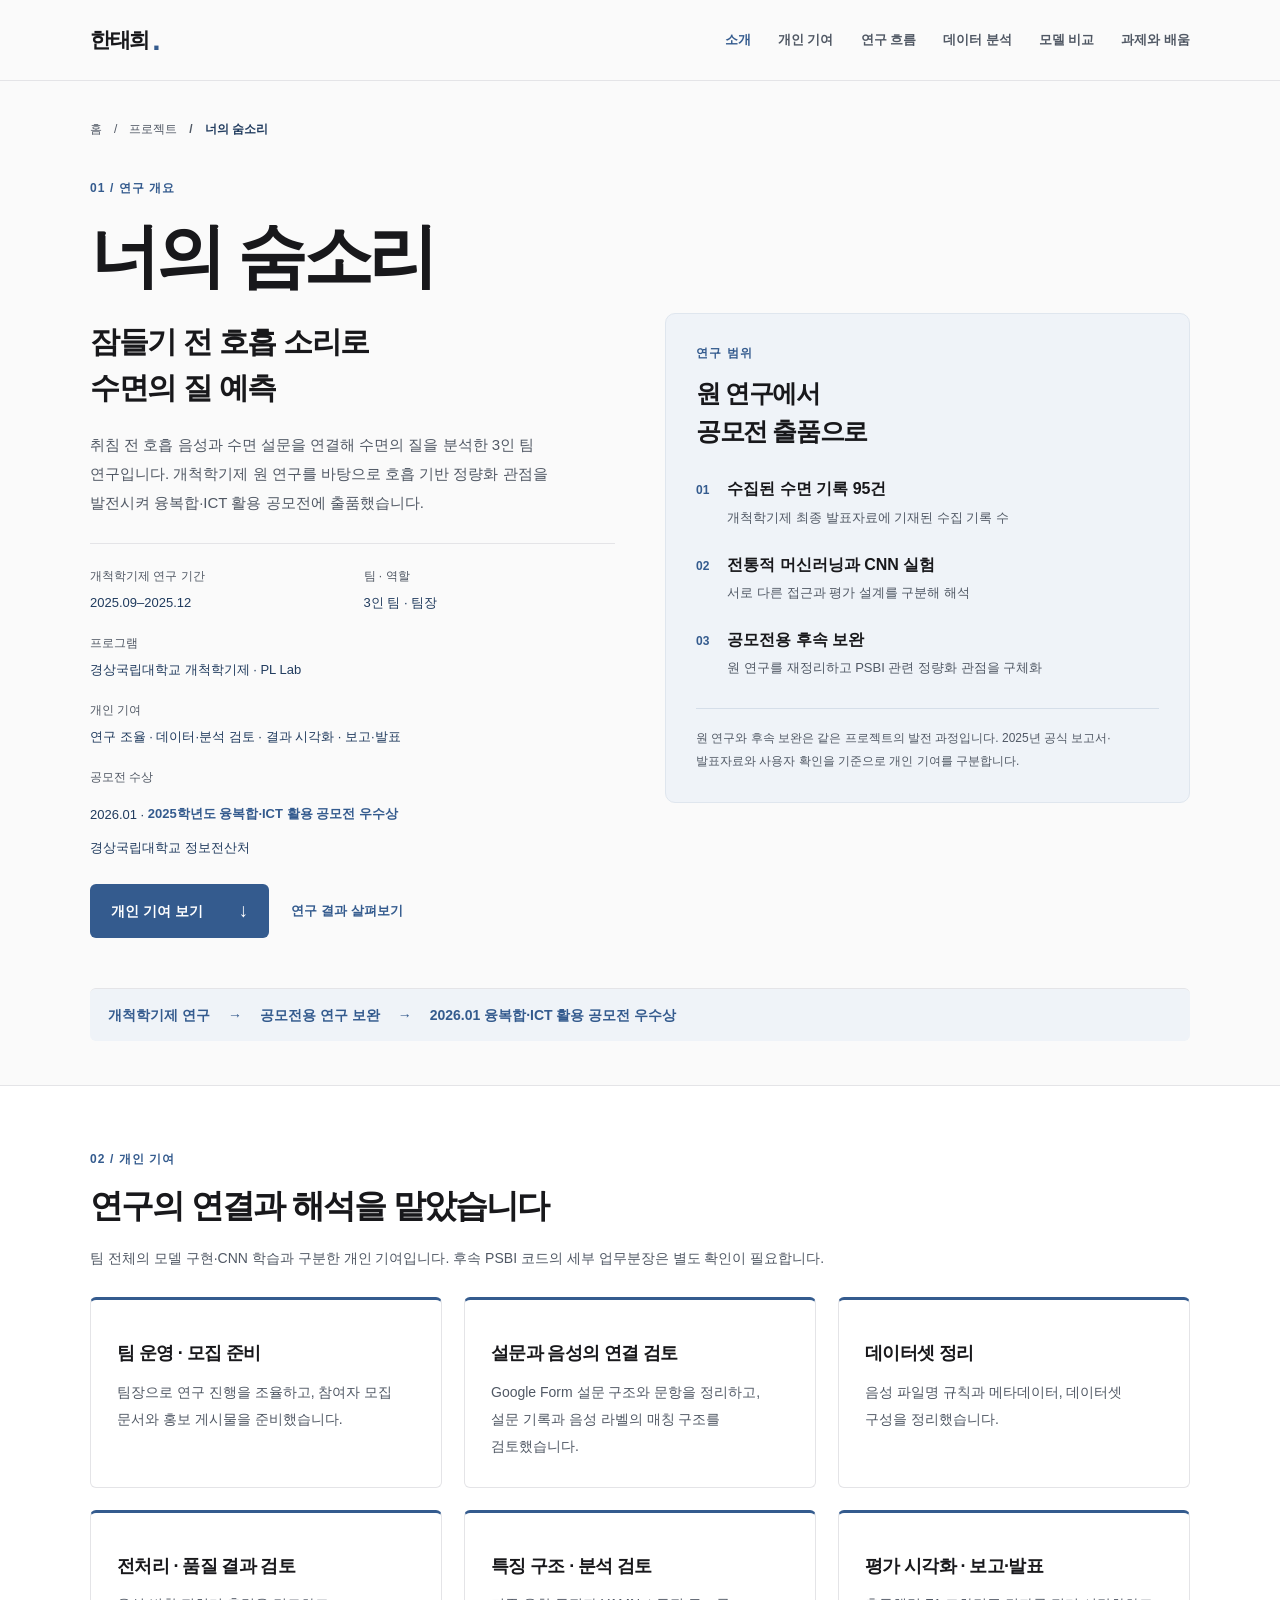
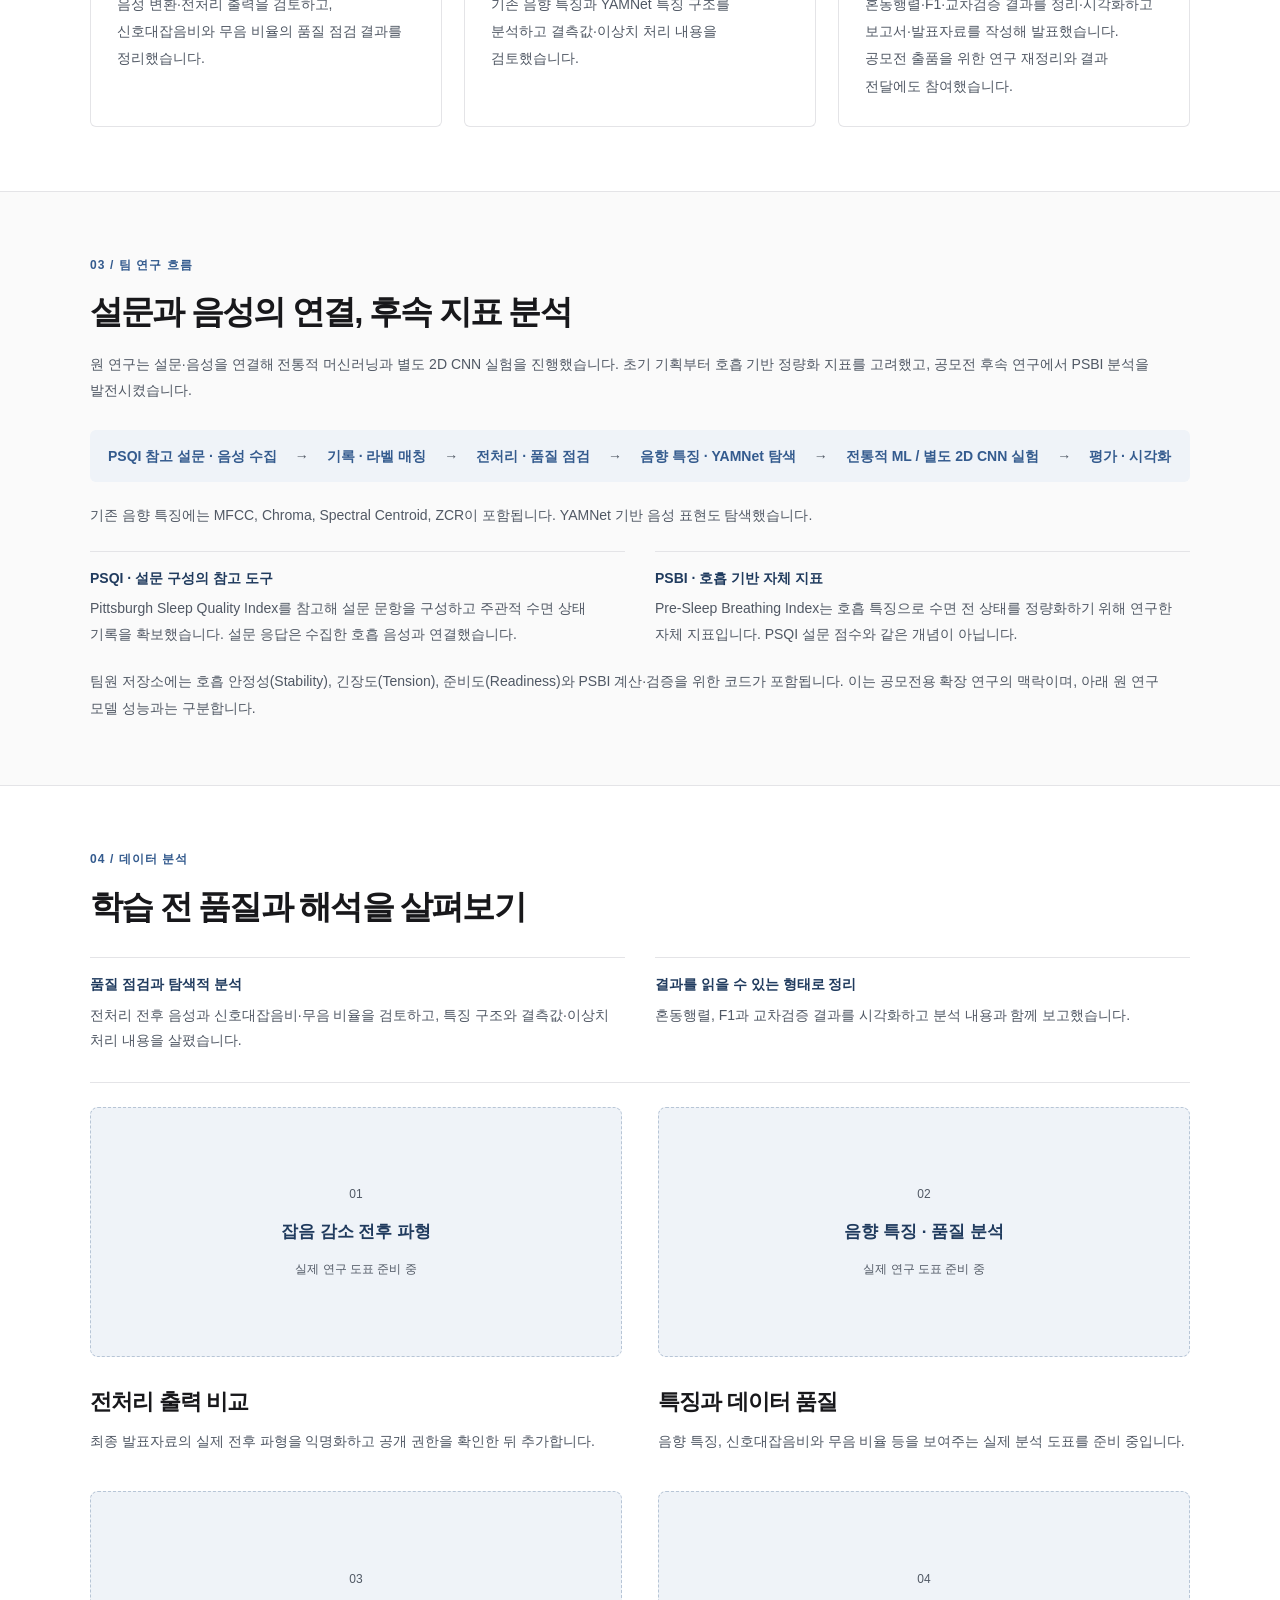
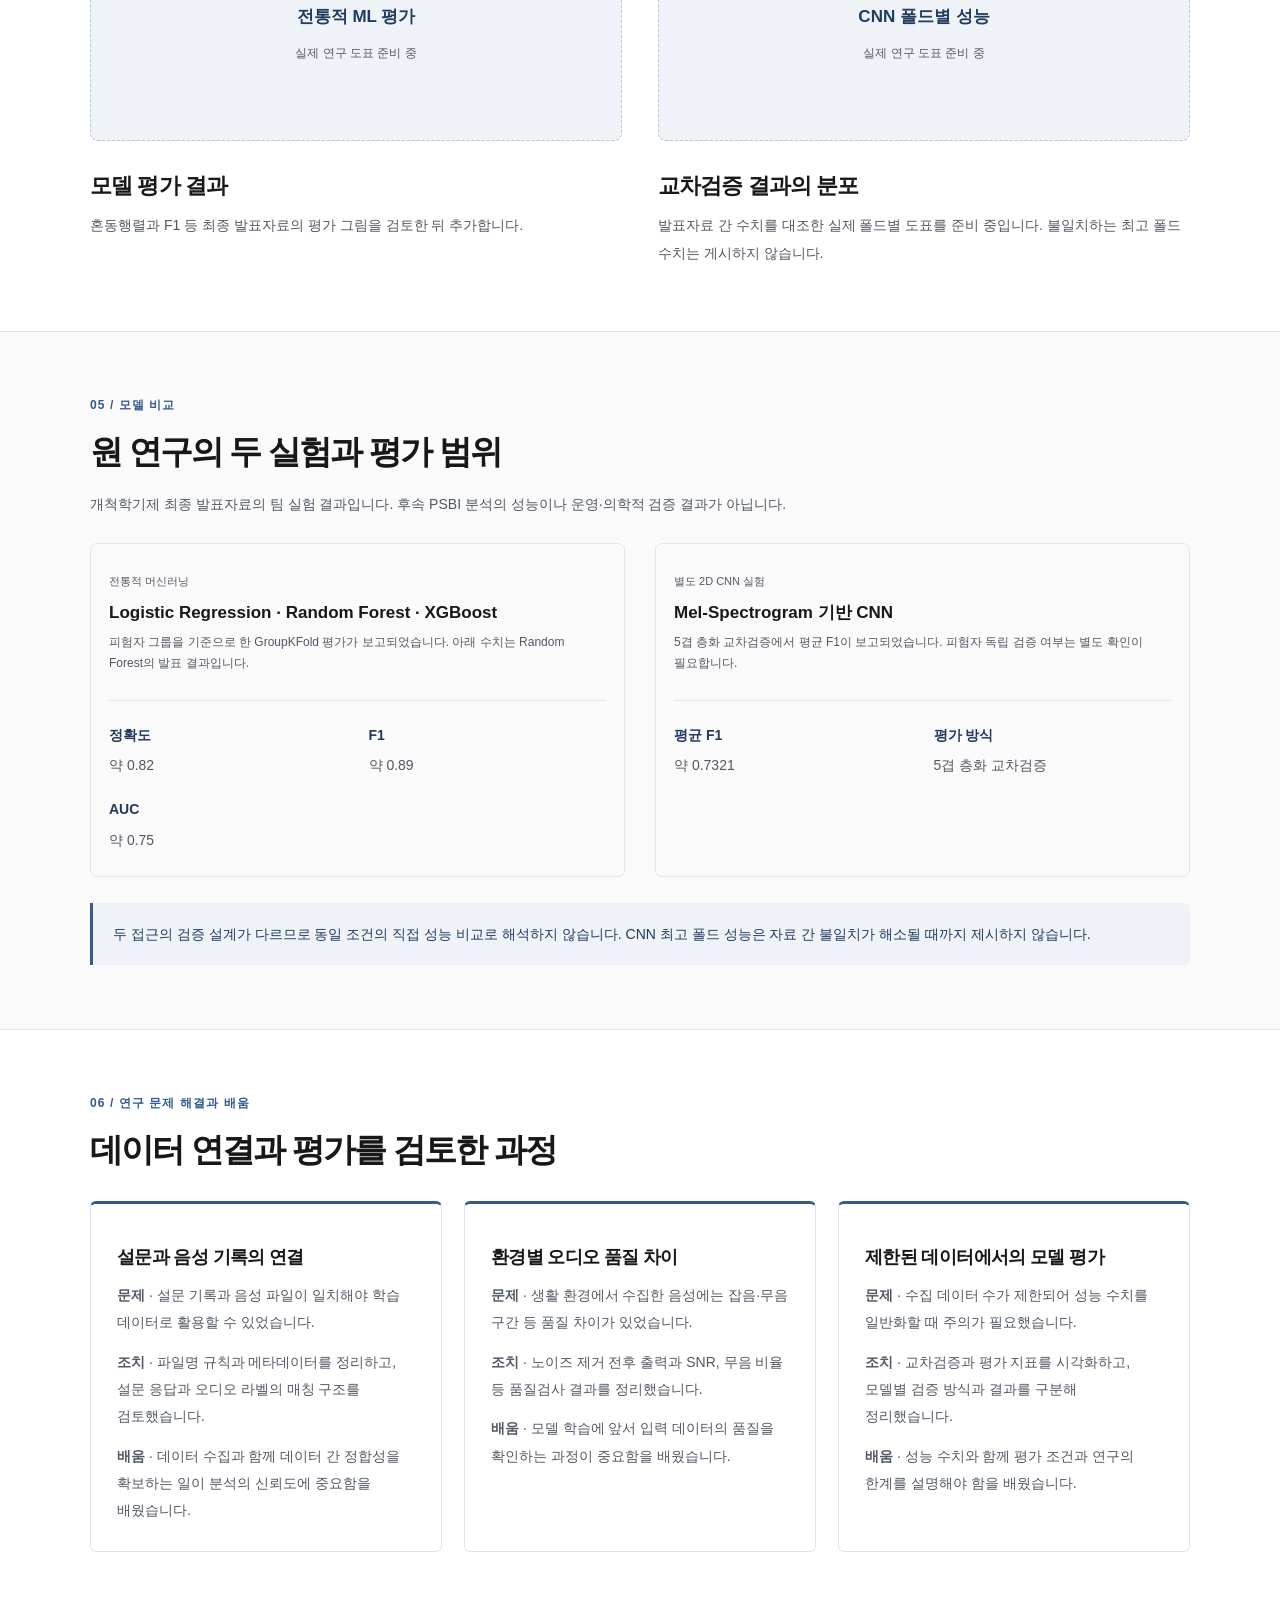
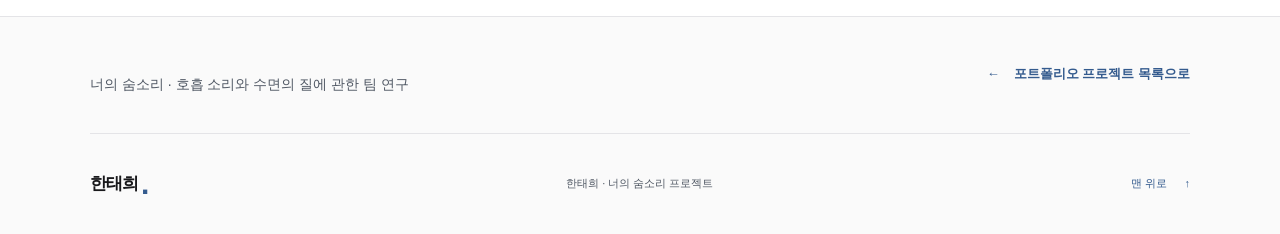
<file: projects/yourbreath.html>
<!doctype html>
<html lang="ko">
<head>
  <meta charset="utf-8">
  <meta name="viewport" content="width=device-width, initial-scale=1">
  <meta name="theme-color" content="#fafafa">
  <meta name="description" content="너의 숨소리: 개척학기제 호흡·수면 연구에서 PSBI 분석 보완과 공모전 우수상으로 이어진 팀 프로젝트. 한태희의 연구 조율, 분석·시각화와 보고 기여를 소개합니다.">
  <title>너의 숨소리 · 한태희 포트폴리오</title>
  <link rel="stylesheet" href="../css/style.css">
  <script src="../js/main.js" defer></script>
</head>
<body class="research-page">
  <a class="skip-link" href="#main">본문으로 건너뛰기</a>
  <header class="site-header"><div class="container header-inner">
    <a class="wordmark" href="../index.html" aria-label="한태희 포트폴리오 홈으로">한태희<span aria-hidden="true">.</span></a>
    <button class="menu-toggle" type="button" aria-controls="site-nav" aria-expanded="false" hidden>메뉴 열기 <span aria-hidden="true">＋</span></button>
    <nav class="site-nav" id="site-nav" aria-label="너의 숨소리 페이지 메뉴"><a href="#overview">소개</a><a href="#contributions">개인 기여</a><a href="#pipeline">연구 흐름</a><a href="#analysis">데이터 분석</a><a href="#comparison">모델 비교</a><a href="#learning">과제와 배움</a></nav>
  </div></header>

  <main id="main" tabindex="-1">
    <div class="container"><nav class="breadcrumb" aria-label="현재 위치"><ol><li><a href="../index.html">홈</a></li><li><a href="../index.html#projects">프로젝트</a></li><li aria-current="page">너의 숨소리</li></ol></nav></div>

    <section class="detail-hero container" id="overview" aria-labelledby="project-title">
      <div class="detail-hero-copy"><p class="eyebrow">01 / 연구 개요</p><h1 id="project-title">너의 숨소리</h1><p class="detail-tagline">잠들기 전 호흡 소리로<br>수면의 질 예측</p><p class="detail-intro">취침 전 호흡 음성과 수면 설문을 연결해 수면의 질을 분석한 3인 팀 연구입니다. 개척학기제 원 연구를 바탕으로 호흡 기반 정량화 관점을 발전시켜 융복합·ICT 활용 공모전에 출품했습니다.</p><dl class="detail-facts"><div><dt>개척학기제 연구 기간</dt><dd>2025.09–2025.12</dd></div><div><dt>팀 · 역할</dt><dd>3인 팀 · 팀장</dd></div><div class="fact-role"><dt>프로그램</dt><dd>경상국립대학교 개척학기제 · PL Lab</dd></div><div class="fact-role"><dt>개인 기여</dt><dd>연구 조율 · 데이터·분석 검토 · 결과 시각화 · 보고·발표</dd></div><div class="fact-role"><dt>공모전 수상</dt><dd><time datetime="2026-01">2026.01</time> · <a class="text-link" href="../index.html#achievements">2025학년도 융복합·ICT 활용 공모전 우수상</a><br>경상국립대학교 정보전산처</dd></div></dl><div class="detail-actions"><a class="button" href="#contributions">개인 기여 보기 <span aria-hidden="true">↓</span></a><a class="text-link" href="#comparison">연구 결과 살펴보기</a></div></div>
      <aside class="detail-summary" aria-labelledby="scope-title"><p class="eyebrow">연구 범위</p><h2 id="scope-title">원 연구에서<br>공모전 출품으로</h2><ul class="service-flow"><li><span aria-hidden="true">01</span><div><h3>수집된 수면 기록 95건</h3><p>개척학기제 최종 발표자료에 기재된 수집 기록 수</p></div></li><li><span aria-hidden="true">02</span><div><h3>전통적 머신러닝과 CNN 실험</h3><p>서로 다른 접근과 평가 설계를 구분해 해석</p></div></li><li><span aria-hidden="true">03</span><div><h3>공모전용 후속 보완</h3><p>원 연구를 재정리하고 PSBI 관련 정량화 관점을 구체화</p></div></li></ul><p class="summary-note">원 연구와 후속 보완은 같은 프로젝트의 발전 과정입니다. 2025년 공식 보고서·발표자료와 사용자 확인을 기준으로 개인 기여를 구분합니다.</p></aside>
      <ol class="detail-award-strip recommendation-flow" aria-label="연구와 공모전 발전 과정"><li>개척학기제 연구 <span aria-hidden="true">→</span></li><li>공모전용 연구 보완 <span aria-hidden="true">→</span></li><li>2026.01 융복합·ICT 활용 공모전 우수상</li></ol>
    </section>

    <section class="section section-white" id="contributions" aria-labelledby="contributions-title"><div class="container"><div class="section-heading"><p class="eyebrow">02 / 개인 기여</p><h2 id="contributions-title">연구의 연결과 해석을 맡았습니다</h2><p class="section-description">팀 전체의 모델 구현·CNN 학습과 구분한 개인 기여입니다. 후속 PSBI 코드의 세부 업무분장은 별도 확인이 필요합니다.</p></div><div class="contribution-grid">
      <article><h3>팀 운영 · 모집 준비</h3><p>팀장으로 연구 진행을 조율하고, 참여자 모집 문서와 홍보 게시물을 준비했습니다.</p></article>
      <article><h3>설문과 음성의 연결 검토</h3><p>Google Form 설문 구조와 문항을 정리하고, 설문 기록과 음성 라벨의 매칭 구조를 검토했습니다.</p></article>
      <article><h3>데이터셋 정리</h3><p>음성 파일명 규칙과 메타데이터, 데이터셋 구성을 정리했습니다.</p></article>
      <article><h3>전처리 · 품질 결과 검토</h3><p>음성 변환·전처리 출력을 검토하고, 신호대잡음비와 무음 비율의 품질 점검 결과를 정리했습니다.</p></article>
      <article><h3>특징 구조 · 분석 검토</h3><p>기존 음향 특징과 YAMNet 특징 구조를 분석하고 결측값·이상치 처리 내용을 검토했습니다.</p></article>
      <article><h3>평가 시각화 · 보고·발표</h3><p>혼동행렬·F1·교차검증 결과를 정리·시각화하고 보고서·발표자료를 작성해 발표했습니다. 공모전 출품을 위한 연구 재정리와 결과 전달에도 참여했습니다.</p></article>
    </div></div></section>

    <section class="section container" id="pipeline" aria-labelledby="pipeline-title"><div class="section-heading"><p class="eyebrow">03 / 팀 연구 흐름</p><h2 id="pipeline-title">설문과 음성의 연결, 후속 지표 분석</h2><p class="section-description">원 연구는 설문·음성을 연결해 전통적 머신러닝과 별도 2D CNN 실험을 진행했습니다. 초기 기획부터 호흡 기반 정량화 지표를 고려했고, 공모전 후속 연구에서 PSBI 분석을 발전시켰습니다.</p></div><ol class="recommendation-flow" aria-label="개척학기제 팀 연구 파이프라인"><li>PSQI 참고 설문 · 음성 수집 <span aria-hidden="true">→</span></li><li>기록 · 라벨 매칭 <span aria-hidden="true">→</span></li><li>전처리 · 품질 점검 <span aria-hidden="true">→</span></li><li>음향 특징 · YAMNet 탐색 <span aria-hidden="true">→</span></li><li>전통적 ML / 별도 2D CNN 실험 <span aria-hidden="true">→</span></li><li>평가 · 시각화</li></ol><p class="verification-context">기존 음향 특징에는 MFCC, Chroma, Spectral Centroid, ZCR이 포함됩니다. YAMNet 기반 음성 표현도 탐색했습니다.</p><dl class="settings-grid"><div><dt>PSQI · 설문 구성의 참고 도구</dt><dd>Pittsburgh Sleep Quality Index를 참고해 설문 문항을 구성하고 주관적 수면 상태 기록을 확보했습니다. 설문 응답은 수집한 호흡 음성과 연결했습니다.</dd></div><div><dt>PSBI · 호흡 기반 자체 지표</dt><dd>Pre-Sleep Breathing Index는 호흡 특징으로 수면 전 상태를 정량화하기 위해 연구한 자체 지표입니다. PSQI 설문 점수와 같은 개념이 아닙니다.</dd></div></dl><p class="verification-context">팀원 저장소에는 호흡 안정성(Stability), 긴장도(Tension), 준비도(Readiness)와 PSBI 계산·검증을 위한 코드가 포함됩니다. 이는 공모전용 확장 연구의 맥락이며, 아래 원 연구 모델 성능과는 구분합니다.</p></section>

    <section class="section section-white" id="analysis" aria-labelledby="analysis-title"><div class="container"><div class="section-heading"><p class="eyebrow">04 / 데이터 분석</p><h2 id="analysis-title">학습 전 품질과 해석을 살펴보기</h2></div><dl class="settings-grid"><div><dt>품질 점검과 탐색적 분석</dt><dd>전처리 전후 음성과 신호대잡음비·무음 비율을 검토하고, 특징 구조와 결측값·이상치 처리 내용을 살폈습니다.</dd></div><div><dt>결과를 읽을 수 있는 형태로 정리</dt><dd>혼동행렬, F1과 교차검증 결과를 시각화하고 분석 내용과 함께 보고했습니다.</dd></div></dl><div class="detail-subsection"><div class="screen-gallery research-figures">
      <figure><div class="capture-placeholder"><span aria-hidden="true">01</span><p>잡음 감소 전후 파형</p><span>실제 연구 도표 준비 중</span></div><figcaption><h3>전처리 출력 비교</h3><p>최종 발표자료의 실제 전후 파형을 익명화하고 공개 권한을 확인한 뒤 추가합니다.</p></figcaption></figure>
      <figure><div class="capture-placeholder"><span aria-hidden="true">02</span><p>음향 특징 · 품질 분석</p><span>실제 연구 도표 준비 중</span></div><figcaption><h3>특징과 데이터 품질</h3><p>음향 특징, 신호대잡음비와 무음 비율 등을 보여주는 실제 분석 도표를 준비 중입니다.</p></figcaption></figure>
      <figure><div class="capture-placeholder"><span aria-hidden="true">03</span><p>전통적 ML 평가</p><span>실제 연구 도표 준비 중</span></div><figcaption><h3>모델 평가 결과</h3><p>혼동행렬과 F1 등 최종 발표자료의 평가 그림을 검토한 뒤 추가합니다.</p></figcaption></figure>
      <figure><div class="capture-placeholder"><span aria-hidden="true">04</span><p>CNN 폴드별 성능</p><span>실제 연구 도표 준비 중</span></div><figcaption><h3>교차검증 결과의 분포</h3><p>발표자료 간 수치를 대조한 실제 폴드별 도표를 준비 중입니다. 불일치하는 최고 폴드 수치는 게시하지 않습니다.</p></figcaption></figure>
    </div></div></div></section>

    <section class="section container" id="comparison" aria-labelledby="comparison-title"><div class="section-heading"><p class="eyebrow">05 / 모델 비교</p><h2 id="comparison-title">원 연구의 두 실험과 평가 범위</h2><p class="section-description">개척학기제 최종 발표자료의 팀 실험 결과입니다. 후속 PSBI 분석의 성능이나 운영·의학적 검증 결과가 아닙니다.</p></div><div class="settings-grid">
      <article class="architecture-node"><span class="architecture-label">전통적 머신러닝</span><h3>Logistic Regression · Random Forest · XGBoost</h3><p>피험자 그룹을 기준으로 한 GroupKFold 평가가 보고되었습니다. 아래 수치는 Random Forest의 발표 결과입니다.</p><dl class="detail-facts"><div><dt>정확도</dt><dd>약 0.82</dd></div><div><dt>F1</dt><dd>약 0.89</dd></div><div><dt>AUC</dt><dd>약 0.75</dd></div></dl></article>
      <article class="architecture-node"><span class="architecture-label">별도 2D CNN 실험</span><h3>Mel-Spectrogram 기반 CNN</h3><p>5겹 층화 교차검증에서 평균 F1이 보고되었습니다. 피험자 독립 검증 여부는 별도 확인이 필요합니다.</p><dl class="detail-facts"><div><dt>평균 F1</dt><dd>약 0.7321</dd></div><div><dt>평가 방식</dt><dd>5겹 층화 교차검증</dd></div></dl></article>
    </div><p class="detail-note">두 접근의 검증 설계가 다르므로 동일 조건의 직접 성능 비교로 해석하지 않습니다. CNN 최고 폴드 성능은 자료 간 불일치가 해소될 때까지 제시하지 않습니다.</p></section>

    <section class="section section-white" id="learning" aria-labelledby="learning-title"><div class="container"><div class="section-heading"><p class="eyebrow">06 / 연구 문제 해결과 배움</p><h2 id="learning-title">데이터 연결과 평가를 검토한 과정</h2></div><div class="contribution-grid">
      <article><h3>설문과 음성 기록의 연결</h3><p><strong>문제</strong> · 설문 기록과 음성 파일이 일치해야 학습 데이터로 활용할 수 있었습니다.</p><p><strong>조치</strong> · 파일명 규칙과 메타데이터를 정리하고, 설문 응답과 오디오 라벨의 매칭 구조를 검토했습니다.</p><p><strong>배움</strong> · 데이터 수집과 함께 데이터 간 정합성을 확보하는 일이 분석의 신뢰도에 중요함을 배웠습니다.</p></article>
      <article><h3>환경별 오디오 품질 차이</h3><p><strong>문제</strong> · 생활 환경에서 수집한 음성에는 잡음·무음 구간 등 품질 차이가 있었습니다.</p><p><strong>조치</strong> · 노이즈 제거 전후 출력과 SNR, 무음 비율 등 품질검사 결과를 정리했습니다.</p><p><strong>배움</strong> · 모델 학습에 앞서 입력 데이터의 품질을 확인하는 과정이 중요함을 배웠습니다.</p></article>
      <article><h3>제한된 데이터에서의 모델 평가</h3><p><strong>문제</strong> · 수집 데이터 수가 제한되어 성능 수치를 일반화할 때 주의가 필요했습니다.</p><p><strong>조치</strong> · 교차검증과 평가 지표를 시각화하고, 모델별 검증 방식과 결과를 구분해 정리했습니다.</p><p><strong>배움</strong> · 성능 수치와 함께 평가 조건과 연구의 한계를 설명해야 함을 배웠습니다.</p></article>
    </div></div></section>

    <div class="container detail-closing"><p>너의 숨소리 · 호흡 소리와 수면의 질에 관한 팀 연구</p><a class="detail-back-link" href="../index.html#projects"><span aria-hidden="true">←</span> 포트폴리오 프로젝트 목록으로</a></div>
  </main>
  <footer class="site-footer container"><a class="wordmark" href="../index.html" aria-label="한태희 포트폴리오 홈으로">한태희<span aria-hidden="true">.</span></a><p>한태희 · 너의 숨소리 프로젝트</p><a class="back-top" href="#main">맨 위로 <span aria-hidden="true">↑</span></a></footer>
</body>
</html>
</file>
<file: css/style.css>
:root {
  color-scheme: light;
  --bg: #fafafa;
  --white: #fff;
  --text: #18181b;
  --muted: #505864;
  --header-height: 80px;
  --border: #e4e4e7;
  --navy: #345b8e;
  --navy-dark: #203b5e;
  --soft: #eff3f8;
  --font: Pretendard, Inter, -apple-system, BlinkMacSystemFont, "Segoe UI", "Noto Sans KR", "Apple SD Gothic Neo", "Malgun Gothic", sans-serif;
}
*, *::before, *::after { box-sizing: border-box; }
html { scroll-behavior: smooth; scroll-padding-top: calc(var(--header-height) + 24px); }
body { margin: 0; background: var(--bg); color: var(--text); font-family: var(--font); font-size: 16px; line-height: 1.75; -webkit-font-smoothing: antialiased; word-break: keep-all; overflow-wrap: anywhere; }
h1, h2, h3, h4, p { margin: 0; }
h1, h2, h3, h4 { line-height: 1.4; }
a { color: inherit; text-decoration: none; }
button { font: inherit; }
ul, ol { margin: 0; padding: 0; list-style: none; }
::selection { background: #dbe6f4; color: var(--navy-dark); }
:focus-visible { outline: 3px solid var(--navy); outline-offset: 5px; border-radius: 3px; }
[hidden] { display: none !important; }
.container { width: min(1100px, calc(100% - 80px)); margin-inline: auto; }
.skip-link { position: fixed; z-index: 100; top: 12px; left: 16px; padding: 10px 20px; background: var(--white); border: 2px solid var(--navy); transform: translateY(-180%); }
.skip-link:focus { transform: translateY(0); }
.site-header { position: sticky; top: 0; z-index: 20; border-bottom: 1px solid var(--border); background: var(--bg); }
.header-inner { min-height: 80px; display: flex; justify-content: space-between; align-items: center; gap: 24px; }
.wordmark { display: inline-flex; align-items: center; min-height: 44px; font-size: 21px; font-weight: 800; letter-spacing: -.06em; white-space: nowrap; }
.wordmark span { color: var(--navy); font-size: 30px; line-height: 1; margin-left: 3px; }
.site-nav { display: flex; align-items: center; gap: 27px; }
.site-nav a { display: inline-flex; align-items: center; gap: 8px; min-height: 44px; font-size: 13px; font-weight: 600; color: var(--muted); transition: color .18s; }
.site-nav a:hover, .site-nav a[aria-current="location"] { color: var(--navy); }
.menu-toggle { min-height: 44px; min-width: 100px; background: transparent; border: 1px solid var(--border); border-radius: 6px; color: var(--text); padding: 6px 12px; cursor: pointer; }
.menu-toggle span { margin-left: 8px; }
.hero { display: grid; grid-template-columns: 1.55fr 1fr; column-gap: 64px; padding-top: 94px; }
.eyebrow { color: var(--navy); font-size: 12px; font-weight: 700; letter-spacing: .09em; line-height: 1.6; }
.hero .eyebrow { display: flex; align-items: center; gap: 10px; font-size: 12px; letter-spacing: .025em; }
.small-dot { width: 6px; height: 6px; border-radius: 50%; background: var(--navy); flex-shrink: 0; }
h1 { margin-top: 25px; font-size: clamp(34px, 3.7vw, 46px); letter-spacing: -.065em; line-height: 1.43; font-weight: 750; }
h1 > span { color: var(--navy); }
.hero-intro { max-width: 470px; margin-top: 25px; font-size: 15px; color: var(--muted); line-height: 1.95; }
.button { display: inline-flex; align-items: center; justify-content: space-between; gap: 36px; min-height: 49px; margin-top: 30px; padding: 10px 21px; border-radius: 6px; background: var(--navy); color: var(--white); font-size: 14px; font-weight: 600; transition: background .18s, transform .18s; }
.button:hover { background: var(--navy-dark); transform: translateY(-2px); }
.button span { font-size: 19px; font-weight: 400; }
.hero-art { display: flex; flex-direction: column; position: relative; min-width: 0; margin-top: 8px; background: var(--navy-dark); color: #fff; border-radius: 9px; padding: 26px; overflow: hidden; }
.art-top { display: flex; justify-content: space-between; gap: 12px; font-size: 9px; letter-spacing: .13em; color: #c0cfe0; }
.connection-art { position: relative; flex: 1; min-height: 235px; margin-block: 14px; }
.orbit { position: absolute; width: 220px; height: 220px; border: 1px solid #7892b4; border-radius: 50%; top: 50%; left: 50%; }
.orbit-one { transform: translate(-67%, -50%); }
.orbit-two { transform: translate(-33%, -50%); }
.orbit-three { width: 148px; height: 148px; border-color: #496a94; transform: translate(-50%, -50%); }
.orbit-center, .orbit-node { position: absolute; border-radius: 50%; background: #d8e4f3; }
.orbit-center { width: 13px; height: 13px; top: calc(50% - 6.5px); left: calc(50% - 6.5px); box-shadow: 0 0 0 14px #345477; }
.orbit-node { width: 7px; height: 7px; }
.node-one { top: calc(50% - 90px); left: calc(50% - 100px); }
.node-two { top: calc(50% + 85px); left: calc(50% + 96px); }
.art-bottom { display: flex; align-items: end; justify-content: space-between; gap: 14px; padding-top: 20px; border-top: 1px solid #526a88; }
.art-bottom p { font-size: 19px; font-weight: 500; letter-spacing: -.035em; line-height: 1.6; }
.art-bottom > span { font-size: 10px; text-align: right; color: #c0cfe0; }
.hero-foot { grid-column: 1 / -1; display: flex; justify-content: space-between; align-items: center; gap: 20px; margin-top: 62px; padding-block: 23px; border-top: 1px solid var(--border); color: var(--muted); font-size: 12px; }
.hero-foot a { display: inline-flex; align-items: center; min-height: 44px; gap: 24px; color: var(--navy); }
.section { padding-block: 100px; }
.section-white { background: var(--white); border-block: 1px solid var(--border); }
.section-heading { margin-bottom: 38px; }
h2 { margin-top: 12px; font-size: clamp(26px, 2.8vw, 33px); font-weight: 700; letter-spacing: -.055em; line-height: 1.5; }
.heading-row { display: flex; justify-content: space-between; align-items: end; gap: 24px; }
.section-note, .section-description { color: var(--muted); font-size: 14px; line-height: 1.9; }
.section-description { margin-top: 14px; }
.about-copy { max-width: 840px; color: var(--muted); font-size: 15px; line-height: 2; }
.about-copy p + p { margin-top: 16px; }
.education { display: flex; align-items: baseline; flex-wrap: wrap; gap: 8px 20px; max-width: 840px; margin-top: 24px; padding-top: 18px; border-top: 1px solid var(--border); }
.education-label { color: var(--navy); font-size: 13px; font-weight: 700; }
.education p { display: flex; align-items: baseline; flex-wrap: wrap; gap: 4px 16px; }
.education strong { font-size: 14px; font-weight: 600; }
.education p span { color: var(--muted); font-size: 13px; font-variant-numeric: tabular-nums; }
.strength-grid { display: grid; grid-template-columns: repeat(3, minmax(0, 1fr)); gap: 30px; margin-top: 42px; }
.strength { padding-top: 23px; border-top: 1px solid var(--border); }
.strength-number { color: var(--navy); font-size: 11px; font-weight: 600; }
.strength h3 { margin-top: 12px; font-size: 17px; letter-spacing: -.03em; }
.strength p { margin-top: 10px; color: var(--muted); font-size: 14px; line-height: 1.9; max-width: 280px; }
.featured-grid { display: grid; grid-template-columns: repeat(2, minmax(0, 1fr)); gap: 26px; }
.project-card { min-width: 0; overflow: hidden; background: var(--white); border: 1px solid var(--border); border-radius: 10px; box-shadow: 0 3px 12px #18263b04; }
.project-placeholder { position: relative; display: flex; min-height: 250px; flex-direction: column; justify-content: space-between; align-items: center; padding: 22px 25px; border-bottom: 1px solid var(--border); background: #edf1f5; color: #526276; }
.placeholder-index { align-self: start; font-size: 10px; letter-spacing: .1em; }
.placeholder-mark { font-size: 64px; font-weight: 300; letter-spacing: -.08em; line-height: 1.3; color: #788b9c; }
.placeholder-mark span { padding-inline: 7px; color: #9caaba; }
.placeholder-caption { font-size: 11px; padding: 2px 11px; border: 1px solid #c7cfd9; border-radius: 20px; }
.placeholder-meetfit { background: #eef0f5; }
.placeholder-caremate { background: #eff2f2; }
.project-body { padding: 28px; }
.featured-grid > .project-card:not(.project-wide) { display: flex; flex-direction: column; }
.featured-grid > .project-card:not(.project-wide) > .project-body { display: flex; flex-direction: column; flex: 1; }
.featured-grid > .project-card:not(.project-wide) .project-detail-link { margin-top: auto; }
.featured-grid > .project-card:not(.project-wide) .project-body > :nth-last-child(2) { margin-bottom: 22px; }
.project-meta { display: flex; justify-content: space-between; gap: 10px; flex-wrap: wrap; font-size: 13px; font-weight: 500; color: var(--muted); font-variant-numeric: tabular-nums; }
.project-meta > span:first-child { color: var(--navy); font-weight: 600; }
.project-body h3 { margin-top: 12px; font-size: 27px; letter-spacing: -.035em; }
.project-summary { margin-top: 6px; font-size: 14px; color: var(--muted); }
.contribution { margin-top: 23px; padding: 18px; border-left: 3px solid var(--navy); border-radius: 0 6px 6px 0; background: var(--soft); }
.contribution h4 { font-size: 13px; font-weight: 700; color: var(--navy); }
.contribution ul { margin-top: 10px; padding-left: 18px; list-style: disc; font-size: 14px; line-height: 1.85; }
.contribution li + li { margin-top: 5px; }
.contribution li::marker { color: var(--navy); }
.contribution p.contribution-detail { font-size: 14px; line-height: 1.9; color: var(--muted); margin-top: 12px; }
.tags { display: flex; flex-wrap: wrap; gap: 6px; margin-top: 20px; }
.tags li { background: #f4f5f7; color: #424d5c; border-radius: 4px; padding: 3px 9px; font-size: 12px; }
.award-badges { display: flex; flex-wrap: wrap; gap: 7px 13px; padding-top: 20px; margin-top: 20px; border-top: 1px solid var(--border); }
.award-badges li { font-size: 12px; color: var(--navy); }
.award-badges span { margin-right: 3px; font-size: 16px; }
.project-wide { grid-column: 1 / -1; display: grid; grid-template-columns: 1fr 1fr; }
.project-wide .project-placeholder { border-bottom: 0; border-right: 1px solid var(--border); }
.project-wide .placeholder-mark { font-size: 78px; }
.other-projects { margin-top: 65px; }
.subsection-heading { margin-bottom: 25px; }
.subsection-heading h3 { font-size: 23px; letter-spacing: -.04em; margin-top: 8px; }
.other-grid { display: grid; grid-template-columns: repeat(3, minmax(0, 1fr)); gap: 20px; }
.other-card { padding: 25px; border: 1px solid var(--border); border-radius: 8px; background: var(--white); }
.other-top { display: flex; justify-content: space-between; gap: 10px; color: var(--muted); font-size: 12px; }
.project-kind { color: var(--navy); }
.other-card h4 { font-size: 21px; letter-spacing: -.035em; margin-top: 22px; }
.other-period { color: var(--muted); font-size: 13px; margin-top: 4px; }
.other-card > p:not(.other-period):not(.other-award) { font-size: 14px; line-height: 1.9; margin-top: 18px; }
.other-role { color: var(--text); }
.other-role strong { display: block; color: var(--navy); font-size: 13px; margin-bottom: 6px; }
.other-award { margin-top: 19px; padding-top: 15px; border-top: 1px solid var(--border); color: var(--navy); font-size: 12px; }
.skills-list { border-top: 1px solid var(--border); }
.skill-row { display: grid; grid-template-columns: 1fr 2fr; gap: 25px; padding-block: 25px; border-bottom: 1px solid var(--border); }
.skill-row h3 { font-size: 15px; letter-spacing: -.02em; padding-top: 5px; }
.skill-tags { display: flex; flex-wrap: wrap; gap: 8px; }
.skill-tags li { color: var(--navy-dark); font-size: 12px; background: var(--soft); border: 1px solid #e0e7f0; border-radius: 5px; padding: 4px 11px; }
.skill-row p { margin-top: 10px; color: var(--muted); font-size: 14px; }
.achievements-layout { display: grid; grid-template-columns: 1.2fr 1fr; gap: 62px; }
.column-title { display: flex; align-items: center; gap: 10px; font-size: 16px; padding-bottom: 20px; border-bottom: 1px solid var(--border); }
.column-title > span { font-size: 10px; font-weight: 500; color: var(--muted); }
.award-list > li { display: grid; grid-template-columns: 82px 1fr; gap: 20px; padding-block: 24px; border-bottom: 1px solid var(--border); }
.award-list time { font-size: 12px; color: var(--muted); padding-top: 4px; font-variant-numeric: tabular-nums; }
.prize { display: inline-block; color: var(--navy); font-size: 12px; background: #eaf0f7; border-radius: 3px; padding: 2px 8px; margin-bottom: 8px; }
.award-list h4 { font-size: 14px; line-height: 1.7; font-weight: 600; }
.award-list p { color: var(--muted); font-size: 13px; margin-top: 5px; }
.award-project { display: block; font-size: 12px; color: var(--navy); margin-top: 8px; }
.credential-list > li { display: flex; justify-content: space-between; gap: 14px; padding-block: 22px; border-bottom: 1px solid var(--border); }
.credential-list h4 { font-size: 14px; }
.credential-list p { color: var(--muted); font-size: 12px; margin-top: 4px; }
.credential-status { text-align: right; flex-shrink: 0; }
.credential-status > span { color: var(--navy); font-size: 12px; }
.credential-status time { display: block; color: var(--muted); font-size: 12px; margin-top: 4px; font-variant-numeric: tabular-nums; }
.credential-status .exam-status { color: #745b28; background: #f5efdf; border-radius: 3px; padding: 3px 6px; }
.credential-list .exam-note { font-size: 12px; color: #745b28; margin-top: 7px; }
.language-card { display: flex; justify-content: space-between; align-items: center; gap: 16px; padding: 24px; margin-top: 25px; background: var(--soft); border: 1px solid #dfe6ee; border-radius: 8px; }
.language-card .eyebrow { font-size: 10px; }
.language-card h4 { font-size: 15px; margin-top: 5px; }
.language-card time { color: var(--muted); font-size: 12px; }
.language-score { color: var(--navy); font-size: 36px; font-weight: 650; letter-spacing: -.04em; line-height: 1.3; white-space: nowrap; }
.language-score span { display: block; text-align: right; font-size: 13px; font-weight: 500; letter-spacing: 0; }
.contact-section { background: var(--navy-dark); color: var(--white); padding-block: 70px; }
.contact-inner { display: grid; grid-template-columns: 1.5fr 1fr; align-items: end; gap: 50px; }
.contact-section .eyebrow { color: #b9cce4; }
.contact-section h2 { font-size: clamp(25px, 3vw, 33px); }
.contact-inner > div > p:not(.eyebrow) { color: #c4d0df; font-size: 14px; margin-top: 18px; line-height: 1.9; }
.contact-note { border-left: 1px solid #536c8b; padding-left: 30px; }
.contact-note-label { font-size: 11px; color: #b9cce4; }
.contact-inner .contact-note p { font-size: 13px; margin-top: 6px; }
.contact-note a { display: inline-flex; min-height: 44px; align-items: center; gap: 32px; margin-top: 18px; font-size: 13px; text-decoration: underline; text-underline-offset: 5px; }
.contact-section :focus-visible { outline-color: #d1e2f9; }
.site-footer { display: flex; align-items: center; justify-content: space-between; gap: 20px; min-height: 100px; }
.site-footer .wordmark { font-size: 17px; }
.site-footer p { color: var(--muted); font-size: 11px; }
.back-top { display: inline-flex; min-height: 44px; align-items: center; gap: 17px; font-size: 11px; color: var(--navy); }
@media (max-width: 1000px) {
  .hero { gap: 30px; grid-template-columns: 1.4fr 1fr; padding-top: 70px; }
  h1 { font-size: 37px; }
  .hero-art { padding: 22px; }
  .art-bottom { align-items: start; flex-direction: column; }
  .art-bottom > span { text-align: left; }
  .other-card { padding: 21px; }
  .achievements-layout { gap: 35px; }
  .award-list > li { grid-template-columns: 1fr; gap: 7px; }
}
@media (max-width: 760px) {
  /* Covers the expanded navigation without JS; JS measures the actual header. */
  :root { --header-height: 174px; }
  .container { width: calc(100% - 40px); }
  .header-inner { min-height: 70px; position: relative; flex-wrap: wrap; gap: 0 20px; }
  .menu-toggle { min-width: 44px; padding: 6px 8px; border-color: transparent; font-size: 13px; font-weight: 500; color: var(--muted); }
  .site-nav { width: 100%; flex-wrap: wrap; gap: 4px 21px; padding-bottom: 12px; }
  .site-nav a { min-width: 44px; max-width: 100%; font-size: 13px; }
  .hero { padding-top: 55px; grid-template-columns: 1fr; gap: 0; }
  h1 { font-size: clamp(30px, 5.6vw, 40px); }
  .hero-intro { max-width: 500px; font-size: 14px; }
  .hero-art { margin-top: 38px; min-height: 250px; padding: 22px; }
  .connection-art { min-height: 150px; margin-block: 18px; }
  .orbit { width: 150px; height: 150px; }
  .orbit-three { width: 100px; height: 100px; }
  .node-one { top: calc(50% - 62px); left: calc(50% - 69px); }
  .node-two { top: calc(50% + 58px); left: calc(50% + 65px); }
  .art-bottom { flex-direction: row; align-items: end; padding-top: 16px; }
  .art-bottom p { font-size: 16px; }
  .art-bottom > span { text-align: right; }
  .hero-foot { margin-top: 35px; font-size: 10px; padding-block: 14px; gap: 10px; }
  .hero-foot a { gap: 12px; flex-shrink: 0; }
  .section { padding-block: 65px; }
  .section-heading { margin-bottom: 28px; }
  .about-copy { font-size: 14px; }
  .strength-grid { gap: 22px; grid-template-columns: 1fr; margin-top: 30px; }
  .strength { display: grid; grid-template-columns: 25px 1fr; column-gap: 14px; padding-top: 19px; }
  .strength-number { padding-top: 4px; }
  .strength h3 { margin: 0; font-size: 16px; }
  .strength p { grid-column: 2; max-width: none; margin-top: 7px; }
  .heading-row { align-items: start; flex-direction: column; gap: 13px; }
  .desktop-break { display: none; }
  .featured-grid { grid-template-columns: 1fr; gap: 22px; }
  .project-placeholder { min-height: 230px; }
  .project-body { padding: 24px; }
  .project-wide { display: block; }
  .project-wide .project-placeholder { border-right: 0; border-bottom: 1px solid var(--border); }
  .project-wide .placeholder-mark { font-size: 64px; }
  .other-projects { margin-top: 45px; }
  .other-grid { grid-template-columns: 1fr; gap: 16px; }
  .other-card { padding: 25px; }
  .other-card h4 { margin-top: 15px; }
  .skill-row { grid-template-columns: 1fr; gap: 14px; padding-block: 22px; }
  .skill-row h3 { padding-top: 0; }
  .achievements-layout { grid-template-columns: 1fr; gap: 42px; }
  .award-list > li { grid-template-columns: 82px 1fr; gap: 17px; }
  .contact-section { padding-block: 55px; }
  .contact-inner { grid-template-columns: 1fr; gap: 30px; }
  .contact-note { padding-left: 20px; }
  .site-footer { flex-wrap: wrap; gap: 0 15px; padding-block: 20px; }
  .site-footer p { order: 3; width: 100%; font-size: 10px; }
}
@media (max-width: 360px) {
  .container { width: calc(100% - 32px); }
  h1 { font-size: 29px; }
  .hero .eyebrow { font-size: 10px; }
  .hero-foot { align-items: start; flex-direction: column; gap: 0; }
  .project-body, .other-card { padding: 20px; }
  .award-list > li { grid-template-columns: 1fr; gap: 7px; }
  .language-card { padding: 18px; }
}
/* Project details: scoped to keep the homepage layout unchanged. */
.project-detail-link { display: flex; align-items: center; justify-content: space-between; gap: 16px; min-height: 44px; margin-top: 22px; padding-top: 12px; border-top: 1px solid var(--border); color: var(--navy); font-size: 14px; font-weight: 600; }
.project-detail-link:hover, .text-link:hover, .detail-back-link:hover { text-decoration: underline; text-underline-offset: 5px; }
.rewear-page { --rewear-green: #286147; --rewear-soft: #edf4ef; }
.rewear-page .rewear-label { color: var(--rewear-green); }
.breadcrumb { padding-top: 26px; color: var(--muted); font-size: 12px; }
.breadcrumb ol { display: flex; align-items: center; flex-wrap: wrap; gap: 12px; }
.breadcrumb li + li::before { content: "/"; margin-right: 12px; color: var(--muted); }
.breadcrumb a { display: inline-flex; align-items: center; min-height: 44px; }
.breadcrumb [aria-current="page"] { color: var(--navy-dark); font-weight: 600; }
.detail-hero { display: grid; grid-template-columns: 1fr 1fr; align-items: center; gap: 50px; padding-top: 40px; }
.detail-hero h1 { margin-top: 18px; font-size: clamp(48px, 6vw, 70px); letter-spacing: -.06em; line-height: 1.15; }
.detail-hero h1 .rewear-colon { color: var(--rewear-green); }
.detail-tagline { margin-top: 22px; font-size: clamp(23px, 2.6vw, 30px); font-weight: 650; letter-spacing: -.045em; line-height: 1.55; }
.detail-intro { margin-top: 18px; max-width: 460px; color: var(--muted); font-size: 15px; line-height: 1.95; }
.detail-facts { display: grid; grid-template-columns: 1fr 1fr; gap: 18px 22px; margin: 26px 0 0; padding-top: 22px; border-top: 1px solid var(--border); font-size: 13px; }
.detail-facts dt { color: var(--muted); font-size: 12px; margin-bottom: 5px; }
.detail-facts dd { margin: 0; color: var(--navy-dark); font-weight: 500; }
.detail-facts .fact-role { grid-column: 1 / -1; }
.detail-actions { display: flex; align-items: center; flex-wrap: wrap; gap: 12px 22px; margin-top: 25px; }
.detail-actions .button { margin-top: 0; }
.text-link { display: inline-flex; align-items: center; gap: 14px; min-height: 44px; color: var(--navy); font-size: 13px; font-weight: 600; }
.phone-frame { min-width: 0; padding: 6px; border: 1px solid #6c7972; border-radius: 26px; background: #26332d; box-shadow: 0 12px 28px #213d2e0d; }
.phone-frame img { display: block; width: 100%; height: auto; border-radius: 20px; }
.phone-placeholder { display: flex; flex-direction: column; align-items: center; justify-content: center; gap: 12px; aspect-ratio: 886 / 1920; padding: 12px; border-radius: 20px; background: var(--rewear-soft); color: var(--rewear-green); text-align: center; font-size: 13px; }
.phone-trio .phone-placeholder { padding: 6px; border-radius: 12px; font-size: 11px; }
.screenshot-placeholder { max-width: 250px; width: 100%; margin-inline: auto; }
.phone-trio { display: grid; grid-template-columns: .85fr 1fr .85fr; align-items: center; gap: 12px; min-width: 0; padding: 50px 20px 26px; border: 1px solid #e1e9e3; border-radius: 12px; background: var(--rewear-soft); }
.phone-trio .phone-frame { padding: 4px; border-radius: 17px; }
.phone-trio .phone-frame img { border-radius: 12px; }
.phone-trio .phone-frame:nth-child(2) { transform: translateY(-20px); }
.phone-trio > p { grid-column: 1 / -1; margin-top: 12px; color: var(--rewear-green); font-size: 11px; text-align: center; }
.detail-award-strip { grid-column: 1 / -1; display: flex; flex-wrap: wrap; gap: 15px 28px; padding-block: 24px; border-top: 1px solid var(--border); font-size: 12px; color: var(--muted); }
.detail-award-strip li { display: flex; align-items: baseline; flex-wrap: wrap; gap: 5px 10px; }
.detail-award-strip li > span { color: var(--rewear-green); font-weight: 700; }
.detail-award-strip time { font-size: 11px; font-variant-numeric: tabular-nums; }
.detail-split { display: grid; grid-template-columns: 1fr 1.6fr; gap: 60px; }
.detail-split .section-heading { margin-bottom: 0; }
.detail-prose p { font-size: 15px; color: var(--muted); line-height: 2; }
.detail-prose p + p { margin-top: 18px; }
.rewear-page .ownership-note { padding: 16px 19px; border-left: 3px solid var(--rewear-green); border-radius: 0 5px 5px 0; background: var(--rewear-soft); color: #355543; font-size: 13px; line-height: 1.9; }
:is(.rewear-contributions, .contribution-grid) { display: grid; grid-template-columns: repeat(3, minmax(0, 1fr)); gap: 22px; }
:is(.rewear-contributions, .contribution-grid) article { padding: 26px; background: var(--white); border: 1px solid var(--border); border-top: 3px solid var(--navy); border-radius: 6px; }
:is(.rewear-contributions, .contribution-grid) h3 { margin-top: 15px; font-size: 18px; letter-spacing: -.035em; }
:is(.rewear-contributions, .contribution-grid) p { margin-top: 12px; font-size: 14px; color: var(--muted); line-height: 1.95; }
.contribution-boundary { margin-top: 26px; }
:is(.rewear-cases, .case-list) { display: grid; gap: 24px; }
:is(.rewear-cases, .case-list) article { padding: 26px; border: 1px solid var(--border); border-radius: 8px; background: var(--bg); }
:is(.rewear-cases, .case-list) h3 { font-size: 18px; letter-spacing: -.03em; }
:is(.rewear-cases, .case-list) dl { display: grid; gap: 14px; margin: 20px 0 0; }
:is(.rewear-cases, .case-list) dl > div { display: flex; align-items: baseline; flex-wrap: wrap; gap: 6px 18px; }
:is(.rewear-cases, .case-list) dt { color: var(--navy); font-size: 13px; font-weight: 700; }
:is(.rewear-cases, .case-list) dd { flex: 1 1 220px; min-width: 0; margin: 0; color: var(--muted); font-size: 14px; line-height: 1.9; }
.screen-gallery { display: grid; grid-template-columns: repeat(3, minmax(0, 1fr)); gap: 36px; }
.screen-gallery figure { margin: 0; min-width: 0; }
.screen-gallery figcaption { margin-top: 30px; }
.screen-gallery figcaption > span { font-size: 12px; font-weight: 600; }
.screen-gallery h3 { margin-top: 7px; font-size: 18px; letter-spacing: -.035em; }
.screen-gallery figcaption p { margin-top: 10px; font-size: 14px; color: var(--muted); line-height: 1.95; }
.gallery-note { margin-top: 28px; text-align: center; color: var(--muted); font-size: 12px; }
.architecture-panel { padding: 30px; border: 1px solid var(--border); border-radius: 10px; background: var(--white); }
.architecture-main { display: grid; grid-template-columns: 1fr 40px 1fr; align-items: center; gap: 16px; }
.architecture-node { min-width: 0; padding: 22px 18px; border: 1px solid var(--border); border-radius: 7px; background: var(--bg); }
.architecture-label { font-size: 11px; color: var(--muted); }
.architecture-node h3 { margin-top: 7px; font-size: 17px; }
.architecture-node p { margin-top: 7px; font-size: 12px; color: var(--muted); }
.personal-scope, .team-scope { display: block; margin-top: 13px; padding-top: 12px; border-top: 1px solid var(--border); font-size: 11px; }
.personal-scope { color: var(--navy); font-weight: 600; }
.team-scope { color: var(--muted); }
.architecture-connector { text-align: center; color: var(--navy); font-size: 24px; }
.architecture-bridge { margin-block: 20px; text-align: center; font-size: 12px; color: var(--muted); }
.architecture-bridge span { display: block; font-size: 22px; line-height: 1.3; }
.architecture-services { display: grid; grid-template-columns: repeat(4, minmax(0, 1fr)); gap: 16px; }
.architecture-services .architecture-node { border-top: 3px solid #b5cabb; }
.rewear-awards { display: grid; grid-template-columns: repeat(2, minmax(0, 1fr)); gap: 24px; }
.rewear-awards article { padding: 28px; border: 1px solid var(--border); border-radius: 8px; background: var(--bg); }
.detail-award-meta { display: flex; justify-content: space-between; align-items: center; flex-wrap: wrap; gap: 10px; margin-bottom: 18px; }
.detail-award-meta .prize { margin: 0; }
.detail-award-meta time { font-size: 12px; color: var(--muted); font-variant-numeric: tabular-nums; }
.rewear-awards h3 { font-size: 19px; line-height: 1.7; letter-spacing: -.03em; }
.rewear-awards p { margin-top: 10px; font-size: 13px; color: var(--muted); }
.detail-closing { display: flex; justify-content: space-between; align-items: end; gap: 30px; padding-block: 65px; border-bottom: 1px solid var(--border); }
.detail-closing h2 { font-size: 25px; }
.detail-closing p:not(.eyebrow) { margin-top: 12px; font-size: 14px; color: var(--muted); }
.detail-closing .text-link { margin-top: 12px; }
.detail-back-link { display: inline-flex; align-items: center; gap: 14px; min-height: 44px; color: var(--navy); font-size: 13px; font-weight: 600; }
.meetfit-hero { padding-bottom: 64px; }
.detail-summary { padding: 30px; background: var(--soft); border: 1px solid #dfe6ee; border-radius: 10px; }
.detail-summary h2 { font-size: 25px; }
.service-flow { display: grid; gap: 24px; margin-top: 28px; }
.service-flow li { display: flex; align-items: baseline; gap: 18px; }
.service-flow li > span { color: var(--navy); font-size: 12px; font-weight: 600; }
.service-flow h3 { font-size: 16px; }
.service-flow p { margin-top: 6px; color: var(--muted); font-size: 13px; }
.summary-note { margin-top: 28px; padding-top: 18px; border-top: 1px solid #d5dee9; font-size: 12px; line-height: 1.9; color: var(--muted); }
.capture-placeholder { display: flex; flex-direction: column; align-items: center; justify-content: center; gap: 12px; min-height: 250px; padding: 24px; background: var(--soft); border: 1px dashed #b7c5d6; border-radius: 8px; text-align: center; }
.capture-placeholder > span { font-size: 12px; color: var(--muted); }
.capture-placeholder > p { color: var(--navy-dark); font-size: 17px; font-weight: 600; }
.detail-note { margin-top: 26px; padding: 18px 20px; border-left: 3px solid var(--navy); border-radius: 0 5px 5px 0; background: var(--soft); color: var(--navy-dark); font-size: 14px; line-height: 1.9; }
.verification-grid { display: grid; grid-template-columns: repeat(4, minmax(0, 1fr)); gap: 18px; margin: 0; }
.verification-grid > div { padding: 24px; border: 1px solid var(--border); border-radius: 8px; background: var(--white); }
.verification-grid dt { color: var(--muted); font-size: 13px; }
.verification-grid dd { margin: 15px 0 0; color: var(--navy); font-size: 14px; }
.verification-grid strong { font-size: 25px; font-weight: 650; }
:is(.meetfit-page, .caremate-page, .wallguard-page, .campuscare-page, .research-page) .architecture-services .architecture-node { border-top-color: #b5c4d8; }
:is(.meetfit-page, .caremate-page, .wallguard-page, .campuscare-page, .research-page) .section { padding-block: 64px; }
:is(.meetfit-page, .caremate-page, .wallguard-page, .campuscare-page, .research-page) .section-heading { margin-bottom: 26px; }
:is(.meetfit-page, .caremate-page, .wallguard-page, .campuscare-page, .research-page) .detail-split .section-heading { margin-bottom: 0; }
:is(.meetfit-page, .caremate-page, .wallguard-page, .campuscare-page, .research-page) .detail-hero { padding-top: 28px; padding-bottom: 44px; }
:is(.meetfit-page, .caremate-page, .wallguard-page, .campuscare-page, .research-page) .detail-closing { padding-block: 36px; }
:is(.meeting-ux, .detail-subsection) { margin-top: 28px; padding-top: 24px; border-top: 1px solid var(--border); }
:is(.meeting-ux, .detail-subsection) h3 { margin-top: 8px; font-size: 22px; letter-spacing: -.04em; }
:is(.meeting-ux, .detail-subsection) > p:not(.eyebrow) { max-width: 850px; margin-top: 12px; color: var(--muted); font-size: 14px; line-height: 1.9; }
.settings-grid { display: grid; grid-template-columns: repeat(2, minmax(0, 1fr)); gap: 18px 30px; margin: 22px 0 0; }
.settings-grid > div { padding-top: 14px; border-top: 1px solid var(--border); }
.settings-grid dt { color: var(--navy-dark); font-size: 14px; font-weight: 650; }
.settings-grid dd { margin: 6px 0 0; color: var(--muted); font-size: 14px; line-height: 1.85; }
.recommendation-flow { display: flex; flex-wrap: wrap; gap: 10px 18px; padding: 14px 18px; border-radius: 6px; background: var(--soft); }
.recommendation-flow li { display: flex; align-items: center; gap: 18px; color: var(--navy); font-size: 14px; font-weight: 600; }
.recommendation-flow span { color: var(--muted); font-weight: 400; }
.recommendation-rule-note, .verification-context { margin-top: 20px; color: var(--muted); font-size: 14px; line-height: 1.9; }
:is(.meetfit-page, .caremate-page, .wallguard-page, .campuscare-page, .research-page) .case-list { gap: 16px; }
:is(.meetfit-page, .caremate-page, .wallguard-page, .campuscare-page, .research-page) .case-list article { padding: 22px; }
:is(.meetfit-page, .caremate-page, .wallguard-page, .campuscare-page, .research-page) .case-list dl { gap: 10px; margin-top: 16px; }
.research-figures { grid-template-columns: repeat(2, minmax(0, 1fr)); }
@media (max-width: 1000px) {
  .detail-hero { gap: 35px; }
  .phone-trio { gap: 8px; padding-inline: 12px; }
  .detail-split { gap: 35px; }
  :is(.rewear-contributions, .contribution-grid) article { padding: 22px; }
  .architecture-services { grid-template-columns: repeat(2, minmax(0, 1fr)); }
}
@media (max-width: 760px) {
  .detail-hero { grid-template-columns: 1fr; padding-top: 28px; gap: 35px; }
  .detail-hero h1 { font-size: 56px; }
  .detail-intro { max-width: none; }
  .phone-trio { width: 100%; max-width: 540px; margin-inline: auto; padding: 45px 18px 22px; gap: 12px; }
  .detail-award-strip { gap: 18px; }
  .detail-award-strip li { width: 100%; }
  .detail-split { grid-template-columns: 1fr; gap: 25px; }
  :is(.rewear-contributions, .contribution-grid) { grid-template-columns: 1fr; gap: 16px; }
  .meetfit-hero { padding-bottom: 45px; }
  :is(.meetfit-page, .caremate-page, .wallguard-page, .campuscare-page, .research-page) .section { padding-block: 44px; }
  :is(.meetfit-page, .caremate-page, .wallguard-page, .campuscare-page, .research-page) .detail-hero { padding-top: 24px; padding-bottom: 32px; }
  .settings-grid { grid-template-columns: 1fr; gap: 16px; }
  .detail-summary { padding: 24px; }
  .verification-grid { grid-template-columns: repeat(2, minmax(0, 1fr)); }
  .screen-gallery { grid-template-columns: 1fr; gap: 45px; }
  .screen-gallery figure { display: grid; grid-template-columns: 1fr 1fr; align-items: center; gap: 28px; }
  .screenshot-placeholder { max-width: 230px; }
  .screen-gallery figcaption { margin-top: 0; }
  .architecture-panel { padding: 20px; }
  .architecture-main { grid-template-columns: 1fr; gap: 12px; }
  .architecture-connector { transform: rotate(90deg); }
  .architecture-services { gap: 12px; }
  .architecture-node { padding: 18px 14px; }
  .architecture-node h3 { font-size: 15px; }
  .rewear-awards { grid-template-columns: 1fr; gap: 18px; }
  .detail-closing { align-items: start; flex-direction: column; padding-block: 45px; }
}
@media (max-width: 480px) {
  :is(.rewear-contributions, .contribution-grid) { gap: 12px; }
  :is(.rewear-contributions, .contribution-grid) article { padding: 18px; }
  :is(.rewear-contributions, .contribution-grid) h3 { margin-top: 10px; }
  :is(.rewear-contributions, .contribution-grid) p { margin-top: 8px; }
  .verification-grid { grid-template-columns: 1fr; }
  .phone-trio { gap: 7px; padding-inline: 12px; }
  .phone-trio .phone-frame { padding: 2px; border-radius: 12px; }
  .phone-trio .phone-frame img { border-radius: 9px; }
  .screen-gallery figure { grid-template-columns: 1fr; gap: 24px; }
  .screen-gallery figcaption { max-width: 300px; margin-inline: auto; }
  .architecture-services { grid-template-columns: 1fr; }
  .rewear-awards article { padding: 22px; }
}
.risk-table { width: 100%; border-collapse: collapse; font-size: 14px; }
.risk-table caption { padding-bottom: 14px; text-align: left; color: var(--muted); font-size: 12px; }
.risk-table th, .risk-table td { padding: 12px; text-align: left; border-bottom: 1px solid var(--border); }
.risk-table th { color: var(--navy-dark); font-weight: 600; }
.campuscare-page .detail-hero h1 { font-size: clamp(40px, 5.5vw, 64px); }
/* Keep WallGuard's sequential data path in one reading direction. */
.wallguard-page #architecture .architecture-services { grid-template-columns: 1fr; gap: 28px; }
.wallguard-page #architecture .architecture-services > li { position: relative; }
.wallguard-page #architecture .architecture-services > li + li::before { content: ""; position: absolute; width: 8px; height: 8px; border-right: 2px solid var(--navy); border-bottom: 2px solid var(--navy); top: -21px; left: calc(50% - 4px); transform: rotate(45deg); }
@media (min-width: 1001px) {
  .wallguard-page #architecture .architecture-services { grid-template-columns: repeat(4, minmax(0, 1fr)); }
  .wallguard-page #architecture .architecture-services > li + li::before { top: calc(50% - 4px); left: -21px; transform: rotate(-45deg); }
}
@media (prefers-reduced-motion: reduce) {
  html { scroll-behavior: auto; }
  *, *::before, *::after { transition: none !important; animation: none !important; }
  .button:hover { transform: none; }
}
</file>
